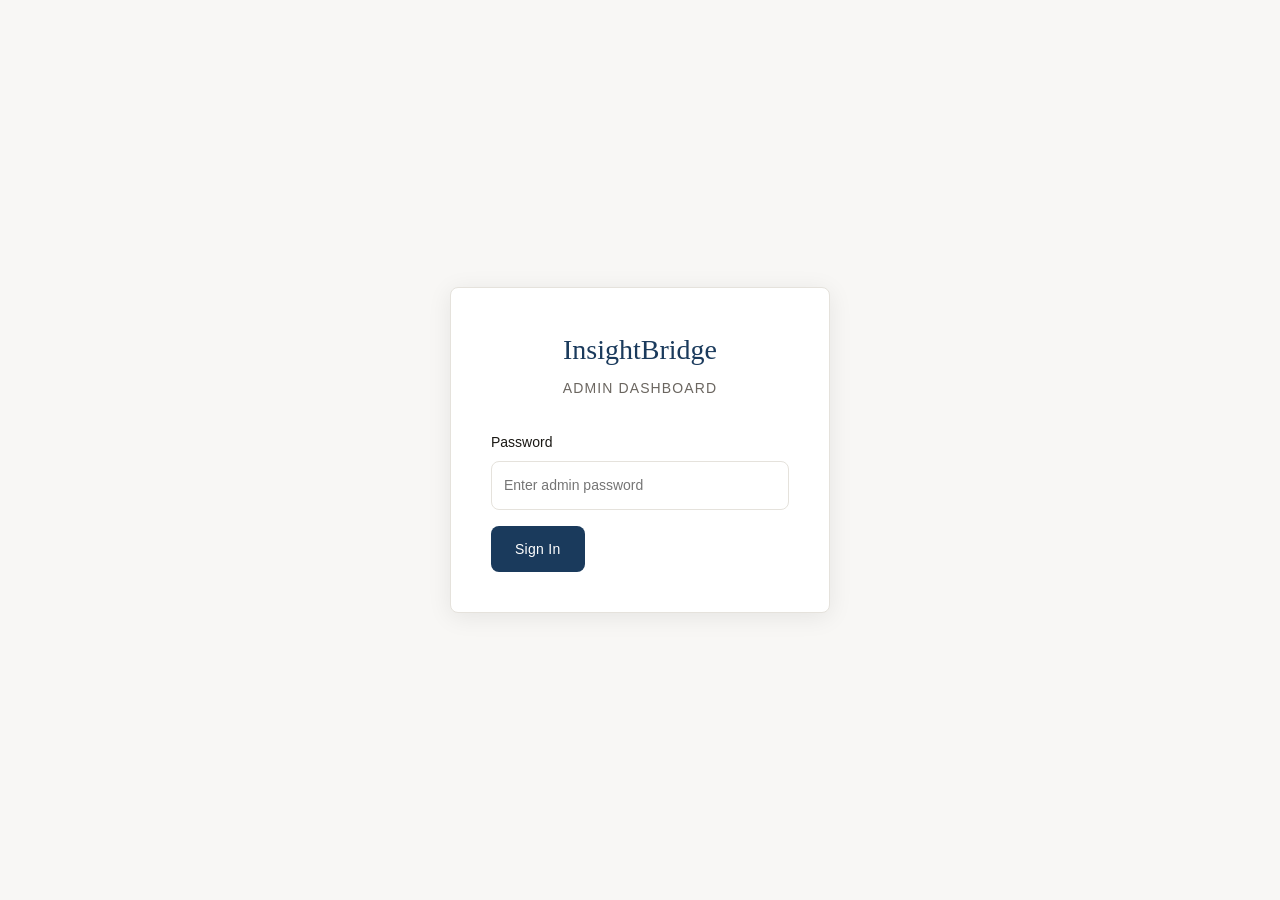
<file: ib-mgr-7x9k.html>
<!DOCTYPE html>
<html lang="en">
<head>
  <meta charset="UTF-8">
  <meta name="viewport" content="width=device-width, initial-scale=1.0">
  <meta http-equiv="Content-Security-Policy" content="default-src 'self'; script-src 'self'; style-src 'self' 'unsafe-inline' https://fonts.googleapis.com https://api.fontshare.com; font-src 'self' https://fonts.gstatic.com https://api.fontshare.com; img-src 'self' data: https:; connect-src 'self';">
  <meta http-equiv="X-Content-Type-Options" content="nosniff">
  <meta name="robots" content="noindex, nofollow">
  <title>Admin Dashboard — InsightBridge Strategy & AI Research</title>
  <link rel="preconnect" href="https://fonts.googleapis.com">
  <link rel="preconnect" href="https://fonts.gstatic.com" crossorigin>
  <link href="https://fonts.googleapis.com/css2?family=Instrument+Serif:ital@0;1&display=swap" rel="stylesheet">
  <link href="https://api.fontshare.com/v2/css?f[]=satoshi@400,500,700&display=swap" rel="stylesheet">
  <link rel="stylesheet" href="base.css">
  <link rel="stylesheet" href="dashboard.css">
  <meta http-equiv="X-Content-Type-Options" content="nosniff">
  <meta http-equiv="X-Frame-Options" content="DENY">
  <meta http-equiv="Referrer-Policy" content="no-referrer">
  <meta http-equiv="Permissions-Policy" content="camera=(), microphone=(), geolocation=()">
  <meta name="robots" content="noindex, nofollow">
  <script src="site-data.js"></script>
</head>
<body>
  <!-- Password overlay -->
  <div id="auth-overlay" class="auth-overlay">
    <div class="auth-box">
      <div class="auth-logo">InsightBridge</div>
      <div class="auth-sub">Admin Dashboard</div>
      <form id="auth-form" class="auth-form">
        <label for="auth-password">Password</label>
        <input type="password" id="auth-password" placeholder="Enter admin password" autocomplete="current-password">
        <button type="submit" class="btn-primary">Sign In</button>
        <p id="auth-error" class="auth-error" style="display:none;">Incorrect password. Please try again.</p>
      </form>
    </div>
  </div>

  <!-- Dashboard -->
  <div id="dashboard" class="dashboard" style="display:none;">
    <!-- Sidebar -->
    <aside class="sidebar">
      <div class="sidebar__header">
        <a href="index.html" class="sidebar__logo">
          <span class="sidebar__logo-text">InsightBridge</span>
          <span class="sidebar__logo-sub">Admin Dashboard</span>
        </a>
      </div>
      <nav class="sidebar__nav">
        <a href="#" class="sidebar__nav-item active" data-section="home">
          <svg width="18" height="18" viewBox="0 0 24 24" fill="none" stroke="currentColor" stroke-width="2"><path d="M3 9l9-7 9 7v11a2 2 0 0 1-2 2H5a2 2 0 0 1-2-2z"/><polyline points="9 22 9 12 15 12 15 22"/></svg>
          Home
        </a>
        <a href="#" class="sidebar__nav-item" data-section="news">
          <svg width="18" height="18" viewBox="0 0 24 24" fill="none" stroke="currentColor" stroke-width="2"><path d="M19 20H5a2 2 0 0 1-2-2V6a2 2 0 0 1 2-2h10a2 2 0 0 1 2 2v1"/><path d="M21 12h-8"/><path d="M21 16h-8"/><path d="M21 8h-8"/><rect x="17" y="4" width="4" height="16" rx="1"/></svg>
          News
        </a>
        <a href="#" class="sidebar__nav-item" data-section="about">
          <svg width="18" height="18" viewBox="0 0 24 24" fill="none" stroke="currentColor" stroke-width="2"><path d="M20 21v-2a4 4 0 0 0-4-4H8a4 4 0 0 0-4 4v2"/><circle cx="12" cy="7" r="4"/></svg>
          About
        </a>
        <a href="#" class="sidebar__nav-item" data-section="framework">
          <svg width="18" height="18" viewBox="0 0 24 24" fill="none" stroke="currentColor" stroke-width="2"><rect x="3" y="3" width="7" height="7"/><rect x="14" y="3" width="7" height="7"/><rect x="3" y="14" width="7" height="7"/><rect x="14" y="14" width="7" height="7"/></svg>
          Framework
        </a>
        <a href="#" class="sidebar__nav-item" data-section="ai-model">
          <svg width="18" height="18" viewBox="0 0 24 24" fill="none" stroke="currentColor" stroke-width="2"><path d="M12 2a4 4 0 0 1 4 4c0 1.1-.9 2-2 2h-4a2 2 0 0 1-2-2 4 4 0 0 1 4-4z"/><path d="M8 8v8a4 4 0 0 0 8 0V8"/><path d="M2 12h4M18 12h4"/></svg>
          AI Model
        </a>
        <a href="#" class="sidebar__nav-item" data-section="publications">
          <svg width="18" height="18" viewBox="0 0 24 24" fill="none" stroke="currentColor" stroke-width="2"><path d="M4 19.5A2.5 2.5 0 0 1 6.5 17H20"/><path d="M6.5 2H20v20H6.5A2.5 2.5 0 0 1 4 19.5v-15A2.5 2.5 0 0 1 6.5 2z"/></svg>
          Publications
        </a>
        <a href="#" class="sidebar__nav-item" data-section="cases">
          <svg width="18" height="18" viewBox="0 0 24 24" fill="none" stroke="currentColor" stroke-width="2"><path d="M14 2H6a2 2 0 0 0-2 2v16a2 2 0 0 0 2 2h12a2 2 0 0 0 2-2V8z"/><polyline points="14 2 14 8 20 8"/></svg>
          Case Studies
        </a>
        <a href="#" class="sidebar__nav-item" data-section="contact">
          <svg width="18" height="18" viewBox="0 0 24 24" fill="none" stroke="currentColor" stroke-width="2"><path d="M4 4h16c1.1 0 2 .9 2 2v12c0 1.1-.9 2-2 2H4c-1.1 0-2-.9-2-2V6c0-1.1.9-2 2-2z"/><polyline points="22,6 12,13 2,6"/></svg>
          Contact
        </a>
        <a href="#" class="sidebar__nav-item" data-section="settings">
          <svg width="18" height="18" viewBox="0 0 24 24" fill="none" stroke="currentColor" stroke-width="2"><circle cx="12" cy="12" r="3"/><path d="M19.4 15a1.65 1.65 0 0 0 .33 1.82l.06.06a2 2 0 0 1 0 2.83 2 2 0 0 1-2.83 0l-.06-.06a1.65 1.65 0 0 0-1.82-.33 1.65 1.65 0 0 0-1 1.51V21a2 2 0 0 1-2 2 2 2 0 0 1-2-2v-.09A1.65 1.65 0 0 0 9 19.4a1.65 1.65 0 0 0-1.82.33l-.06.06a2 2 0 0 1-2.83 0 2 2 0 0 1 0-2.83l.06-.06A1.65 1.65 0 0 0 4.68 15a1.65 1.65 0 0 0-1.51-1H3a2 2 0 0 1-2-2 2 2 0 0 1 2-2h.09A1.65 1.65 0 0 0 4.6 9a1.65 1.65 0 0 0-.33-1.82l-.06-.06a2 2 0 0 1 0-2.83 2 2 0 0 1 2.83 0l.06.06A1.65 1.65 0 0 0 9 4.68a1.65 1.65 0 0 0 1-1.51V3a2 2 0 0 1 2-2 2 2 0 0 1 2 2v.09a1.65 1.65 0 0 0 1 1.51 1.65 1.65 0 0 0 1.82-.33l.06-.06a2 2 0 0 1 2.83 0 2 2 0 0 1 0 2.83l-.06.06a1.65 1.65 0 0 0-.33 1.82V9a1.65 1.65 0 0 0 1.51 1H21a2 2 0 0 1 2 2 2 2 0 0 1-2 2h-.09a1.65 1.65 0 0 0-1.51 1z"/></svg>
          Settings
        </a>
      </nav>
      <div class="sidebar__footer">
        <a href="index.html" class="sidebar__back-link">
          <svg width="16" height="16" viewBox="0 0 24 24" fill="none" stroke="currentColor" stroke-width="2"><polyline points="15 18 9 12 15 6"/></svg>
          Back to Site
        </a>
      </div>
    </aside>

    <!-- Main Content -->
    <main class="main">
      <header class="main__header">
        <h1 id="main-title" class="main__title">Home</h1>
        <div class="main__actions">
          <button id="btn-save" class="btn-primary">Save Changes</button>
        </div>
      </header>

      <div class="main__body">
        <!-- HOME Section -->
        <div id="panel-home" class="panel active">
          <div class="form-section">
            <h2 class="form-section__title">Hero Section</h2>
            <div class="form-group">
              <label>Hero Label</label>
              <input type="text" id="home-label" class="form-input">
            </div>
            <div class="form-row">
              <div class="form-group">
                <label>Title (English)</label>
                <input type="text" id="home-titleEn" class="form-input">
              </div>
              <div class="form-group">
                <label>Title (Chinese)</label>
                <input type="text" id="home-titleCn" class="form-input">
              </div>
            </div>
            <div class="form-row">
              <div class="form-group">
                <label>Subtitle (English)</label>
                <textarea id="home-subtitleEn" class="form-textarea" rows="3"></textarea>
              </div>
              <div class="form-group">
                <label>Subtitle (Chinese)</label>
                <textarea id="home-subtitleCn" class="form-textarea" rows="3"></textarea>
              </div>
            </div>
            <div class="form-row">
              <div class="form-group">
                <label>CTA Text</label>
                <input type="text" id="home-ctaText" class="form-input">
              </div>
              <div class="form-group">
                <label>CTA Link</label>
                <input type="text" id="home-ctaLink" class="form-input">
              </div>
            </div>
          </div>
          <div class="form-section">
            <h2 class="form-section__title">Statistics</h2>
            <div id="home-stats-container"></div>
          </div>
        </div>

        <!-- NEWS Section -->
        <div id="panel-news" class="panel">
          <div class="form-section">
            <h2 class="form-section__title">News Items</h2>
            <div id="news-items-container"></div>
            <button id="btn-add-news" class="btn-secondary" style="margin-top:var(--space-4);">+ Add News Item</button>
          </div>
        </div>

        <!-- ABOUT Section -->
        <div id="panel-about" class="panel">
          <div class="form-section">
            <h2 class="form-section__title">About — Basic Info</h2>
            <div class="form-row">
              <div class="form-group">
                <label>Title (English)</label>
                <input type="text" id="about-titleEn" class="form-input">
              </div>
              <div class="form-group">
                <label>Title (Chinese)</label>
                <input type="text" id="about-titleCn" class="form-input">
              </div>
            </div>
            <div class="form-row">
              <div class="form-group">
                <label>Profile Image URL</label>
                <input type="text" id="about-image" class="form-input">
              </div>
              <div class="form-group">
                <label>Email</label>
                <input type="text" id="about-email" class="form-input">
              </div>
            </div>
          </div>
          <div class="form-section">
            <h2 class="form-section__title">Bio (English)</h2>
            <div id="about-bioEn-container"></div>
          </div>
          <div class="form-section">
            <h2 class="form-section__title">Bio (Chinese)</h2>
            <div id="about-bioCn-container"></div>
          </div>
          <div class="form-section">
            <h2 class="form-section__title">Quote</h2>
            <div class="form-row">
              <div class="form-group">
                <label>Quote (English)</label>
                <textarea id="about-quoteEn" class="form-textarea" rows="3"></textarea>
              </div>
              <div class="form-group">
                <label>Quote (Chinese)</label>
                <textarea id="about-quoteCn" class="form-textarea" rows="3"></textarea>
              </div>
            </div>
            <div class="form-row">
              <div class="form-group">
                <label>Quote Citation (English)</label>
                <input type="text" id="about-quoteCiteEn" class="form-input">
              </div>
              <div class="form-group">
                <label>Quote Citation (Chinese)</label>
                <input type="text" id="about-quoteCiteCn" class="form-input">
              </div>
            </div>
          </div>
          <div class="form-section">
            <h2 class="form-section__title">Credentials</h2>
            <div id="about-credentials-container"></div>
          </div>
          <div class="form-section">
            <h2 class="form-section__title">Diploma Images</h2>
            <div class="form-row">
              <div class="form-group">
                <label>PhD Diploma Image URL</label>
                <input type="text" id="about-diplomaPhd" class="form-input">
              </div>
              <div class="form-group">
                <label>MBA Diploma Image URL</label>
                <input type="text" id="about-diplomaMba" class="form-input">
              </div>
            </div>
          </div>
        </div>

        <!-- FRAMEWORK Section -->
        <div id="panel-framework" class="panel">
          <div class="form-section">
            <h2 class="form-section__title">Framework — Overview</h2>
            <div class="form-row">
              <div class="form-group">
                <label>Title (English)</label>
                <input type="text" id="framework-titleEn" class="form-input">
              </div>
              <div class="form-group">
                <label>Title (Chinese)</label>
                <input type="text" id="framework-titleCn" class="form-input">
              </div>
            </div>
            <div class="form-row">
              <div class="form-group">
                <label>Description (English)</label>
                <textarea id="framework-descEn" class="form-textarea" rows="4"></textarea>
              </div>
              <div class="form-group">
                <label>Description (Chinese)</label>
                <textarea id="framework-descCn" class="form-textarea" rows="4"></textarea>
              </div>
            </div>
          </div>
          <div class="form-section">
            <h2 class="form-section__title">Concept Cards</h2>
            <div id="framework-concepts-container"></div>
          </div>
        </div>

        <!-- AI MODEL Section -->
        <div id="panel-ai-model" class="panel">
          <div class="form-section">
            <h2 class="form-section__title">AI Model — Overview</h2>
            <div class="form-row">
              <div class="form-group">
                <label>Title (English)</label>
                <input type="text" id="aiModel-titleEn" class="form-input">
              </div>
              <div class="form-group">
                <label>Title (Chinese)</label>
                <input type="text" id="aiModel-titleCn" class="form-input">
              </div>
            </div>
            <div class="form-row">
              <div class="form-group">
                <label>Description (English)</label>
                <textarea id="aiModel-descEn" class="form-textarea" rows="4"></textarea>
              </div>
              <div class="form-group">
                <label>Description (Chinese)</label>
                <textarea id="aiModel-descCn" class="form-textarea" rows="4"></textarea>
              </div>
            </div>
          </div>
          <div class="form-section">
            <h2 class="form-section__title">Research Pillars</h2>
            <div id="aiModel-pillars-container"></div>
          </div>
        </div>

        <!-- PUBLICATIONS Section -->
        <div id="panel-publications" class="panel">
          <div class="form-section">
            <h2 class="form-section__title">Publications</h2>
            <div id="publications-items-container"></div>
            <button id="btn-add-publication" class="btn-secondary" style="margin-top:var(--space-4);">+ Add Publication</button>
          </div>
        </div>

        <!-- CASE STUDIES Section -->
        <div id="panel-cases" class="panel">
          <div class="form-section">
            <h2 class="form-section__title">Case Studies</h2>
            <div id="cases-items-container"></div>
          </div>
          <div class="form-section">
            <h2 class="form-section__title">Forthcoming Books</h2>
            <div id="cases-books-container"></div>
          </div>
        </div>

        <!-- CONTACT Section -->
        <div id="panel-contact" class="panel">
          <div class="form-section">
            <h2 class="form-section__title">Contact Information</h2>
            <div class="form-group">
              <label>Company Name</label>
              <input type="text" id="contact-company" class="form-input">
            </div>
            <div class="form-group">
              <label>Address (use \n for line breaks)</label>
              <textarea id="contact-address" class="form-textarea" rows="3"></textarea>
            </div>
            <div class="form-row">
              <div class="form-group">
                <label>Email</label>
                <input type="text" id="contact-email" class="form-input">
              </div>
              <div class="form-group">
                <label>Phone</label>
                <input type="text" id="contact-phone" class="form-input">
              </div>
            </div>
          </div>
        </div>

        <!-- SETTINGS Section -->
        <div id="panel-settings" class="panel">
          <div class="form-section">
            <h2 class="form-section__title">Site Settings</h2>
            <div class="form-row">
              <div class="form-group">
                <label>Site Title</label>
                <input type="text" id="settings-siteTitle" class="form-input">
              </div>
              <div class="form-group">
                <label>Company Name</label>
                <input type="text" id="settings-companyName" class="form-input">
              </div>
            </div>
            <div class="form-row">
              <div class="form-group">
                <label>Logo Text</label>
                <input type="text" id="settings-logoText" class="form-input">
              </div>
              <div class="form-group">
                <label>Logo Subtitle</label>
                <input type="text" id="settings-logoSubtitle" class="form-input">
              </div>
            </div>
            <div class="form-group">
              <label>Footer Copyright</label>
              <input type="text" id="settings-copyright" class="form-input">
            </div>
            <div class="form-group">
              <label>Footer Email</label>
              <input type="text" id="settings-footerEmail" class="form-input">
            </div>
          </div>
          <div class="form-section">
            <h2 class="form-section__title">Data Management</h2>
            <div class="settings-actions">
              <button id="btn-export" class="btn-secondary">Export Site Data (JSON)</button>
              <label class="btn-secondary btn-upload">
                Import Site Data (JSON)
                <input type="file" id="btn-import" accept=".json" style="display:none;">
              </label>
              <button id="btn-reset" class="btn-danger">Reset to Defaults</button>
            </div>
          </div>
        </div>
      </div>

      <!-- Toast notification -->
      <div id="toast" class="toast"></div>
    </main>
  </div>

  <script src="admin.js"></script>
</body>
</html>
</file>
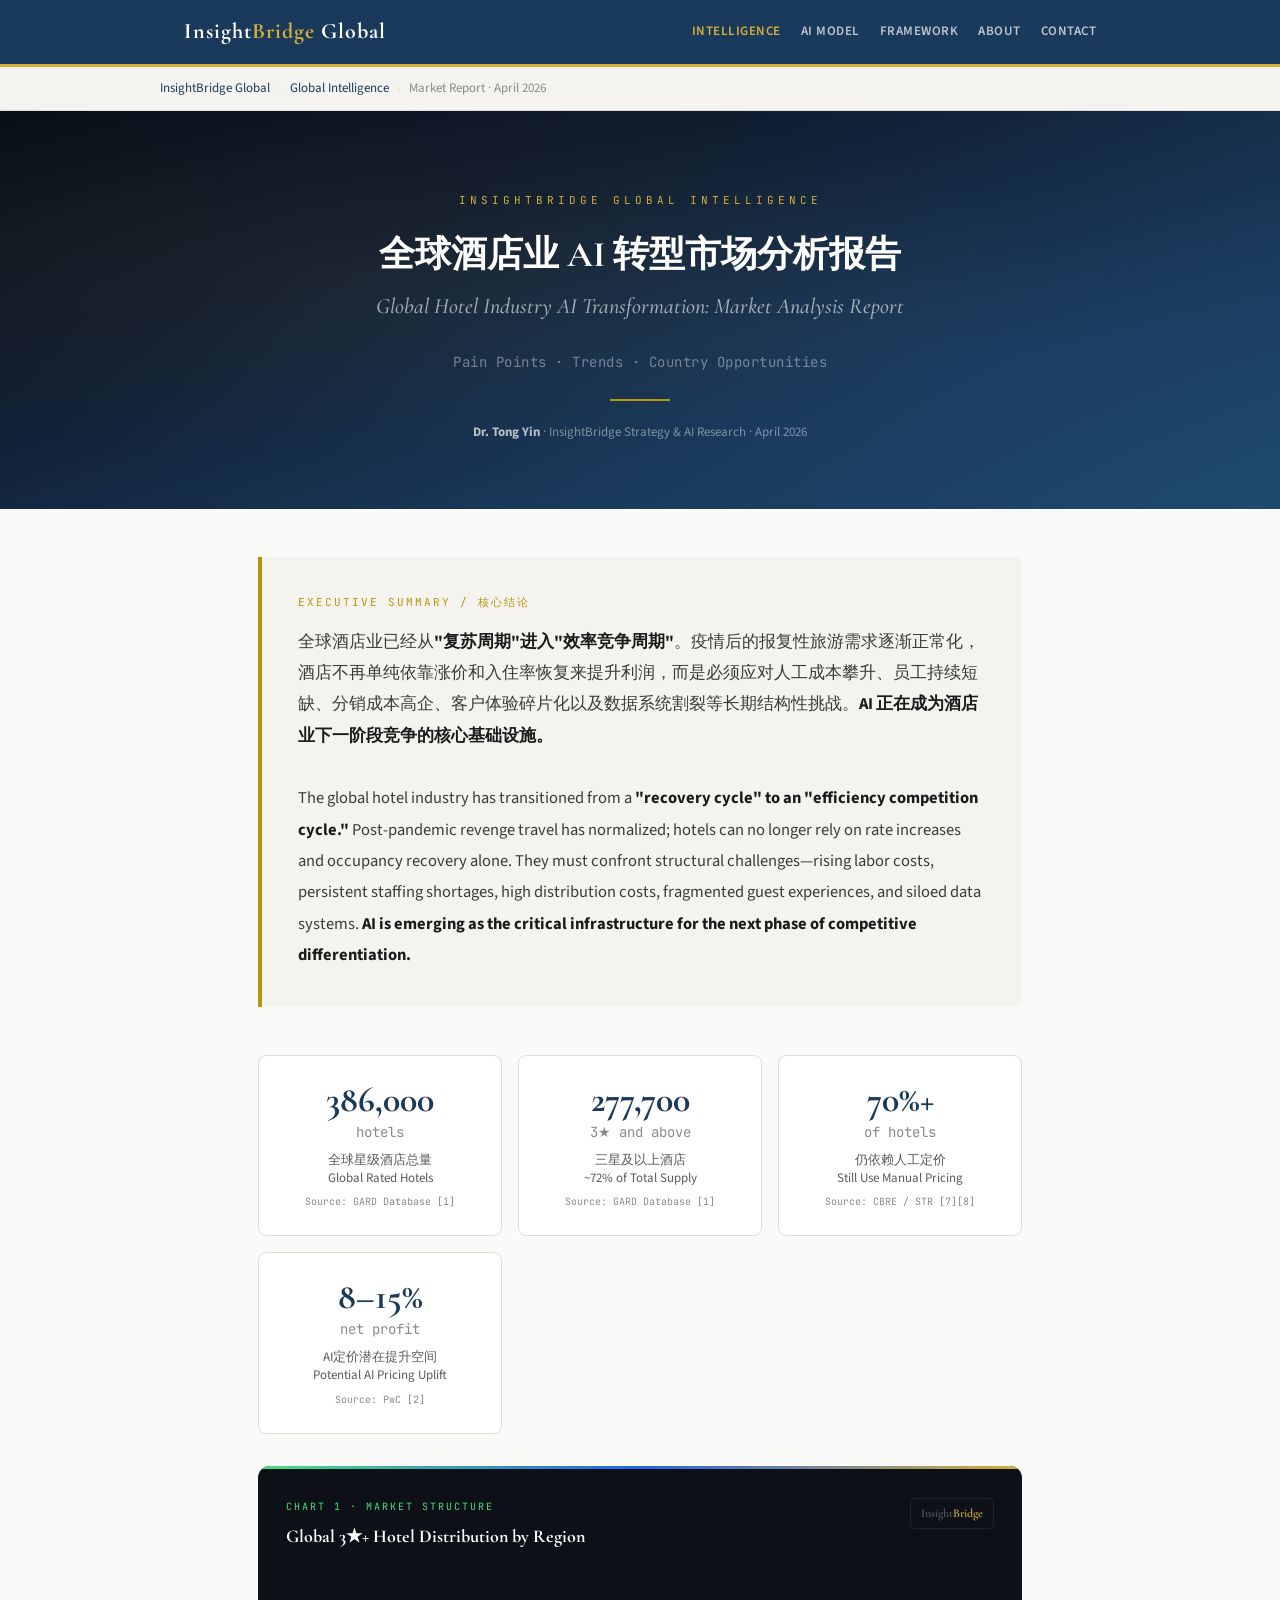
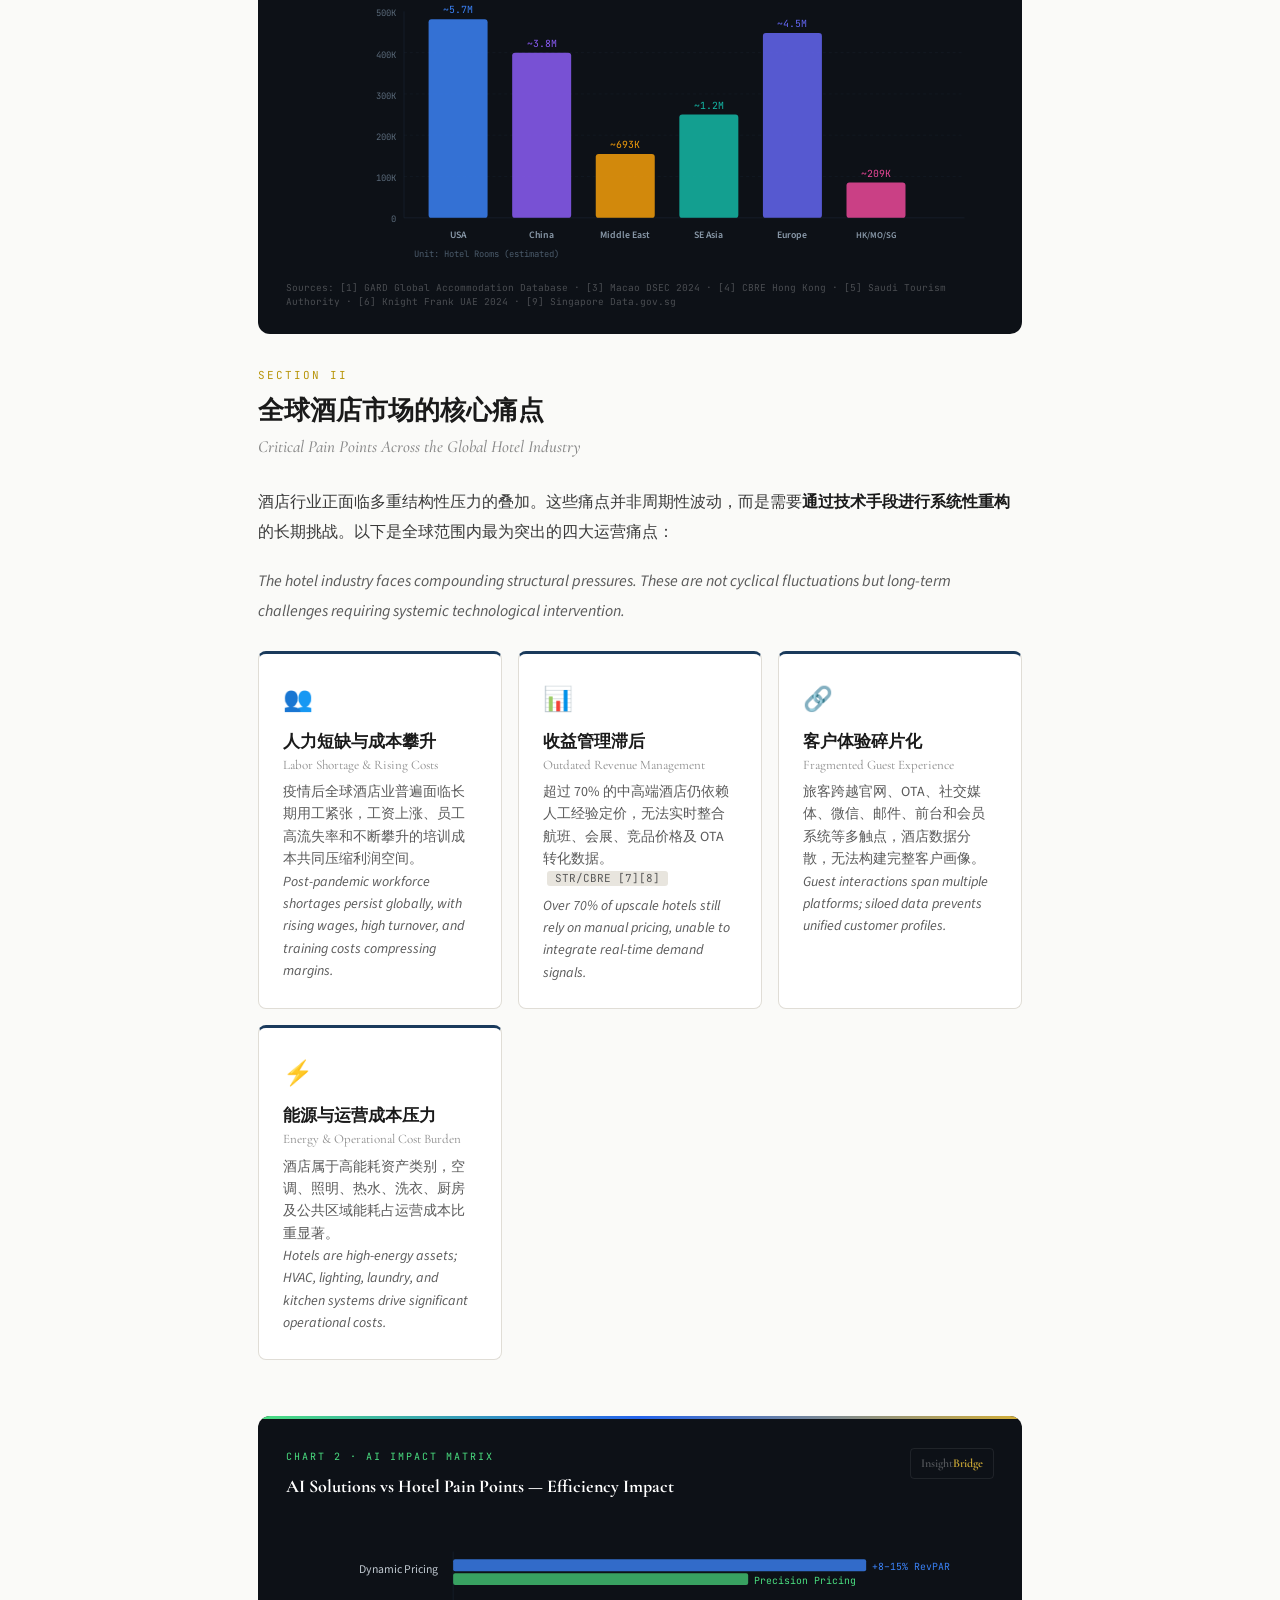
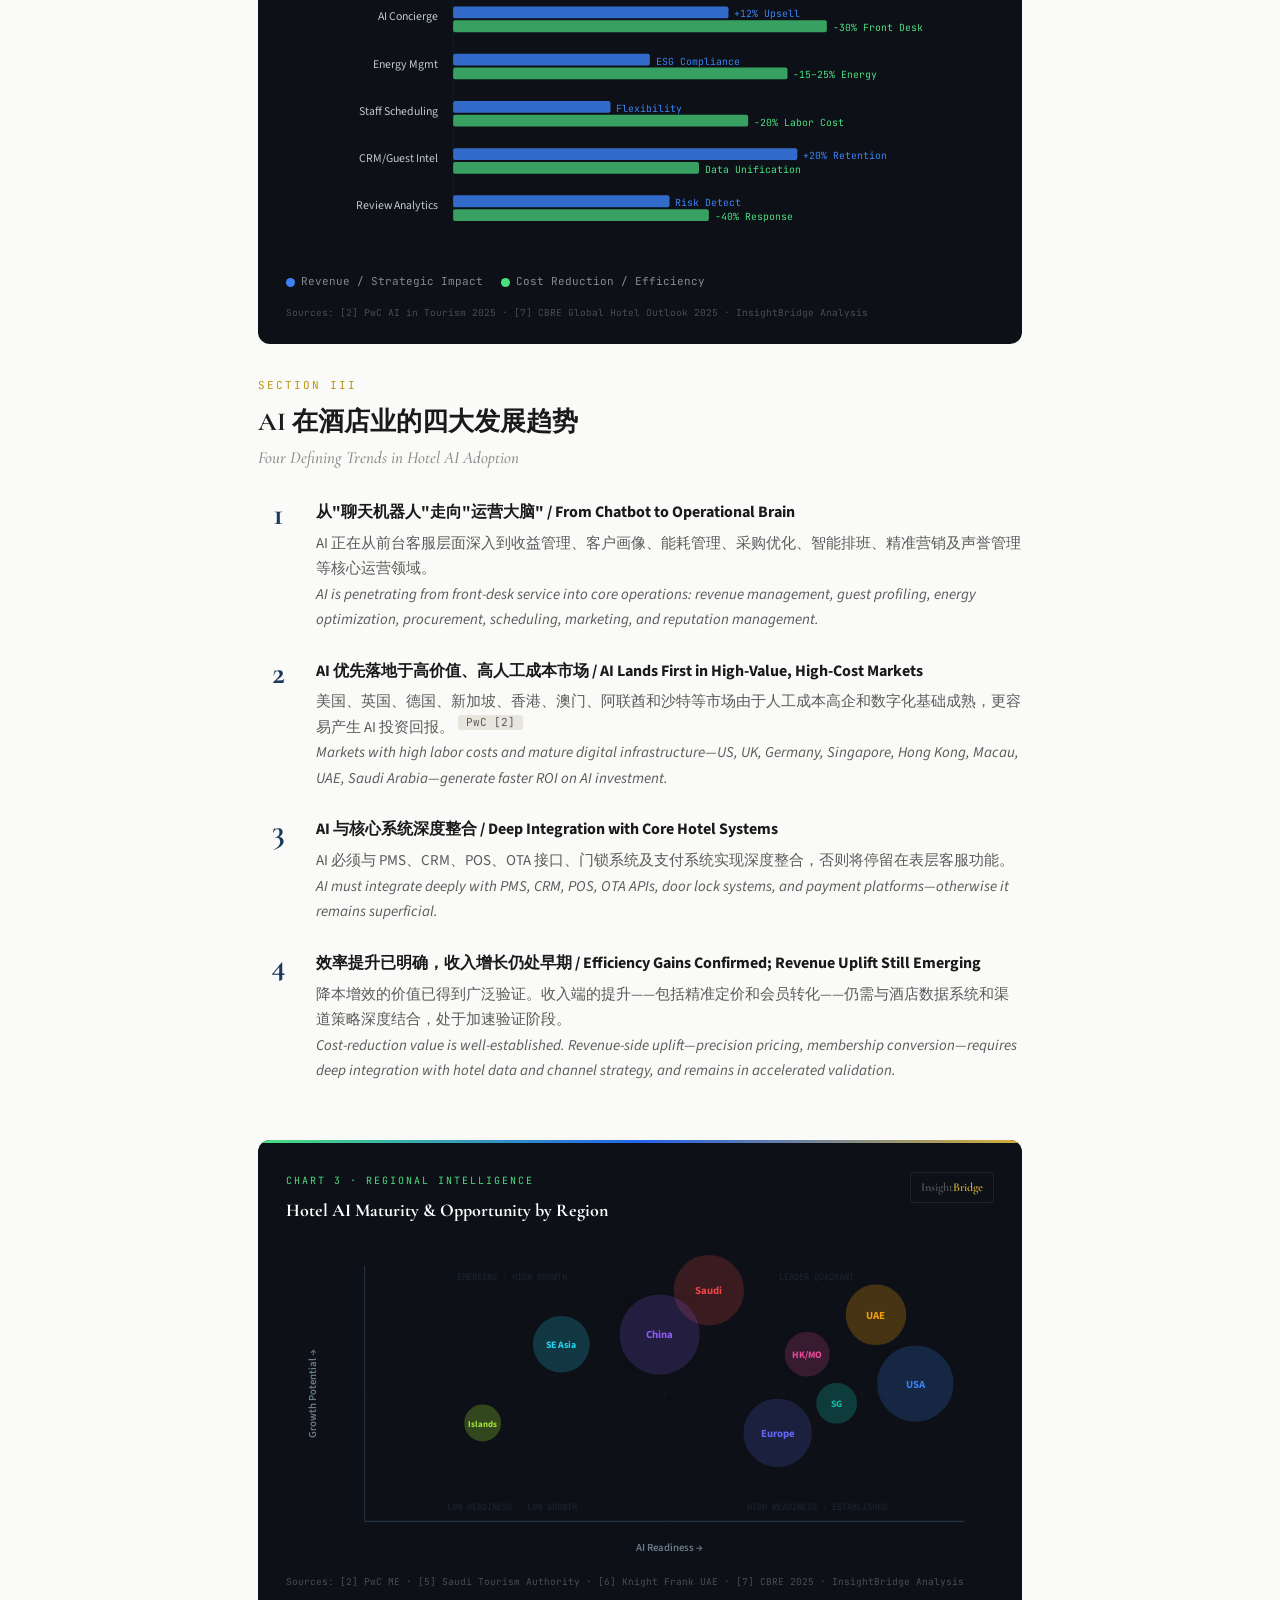
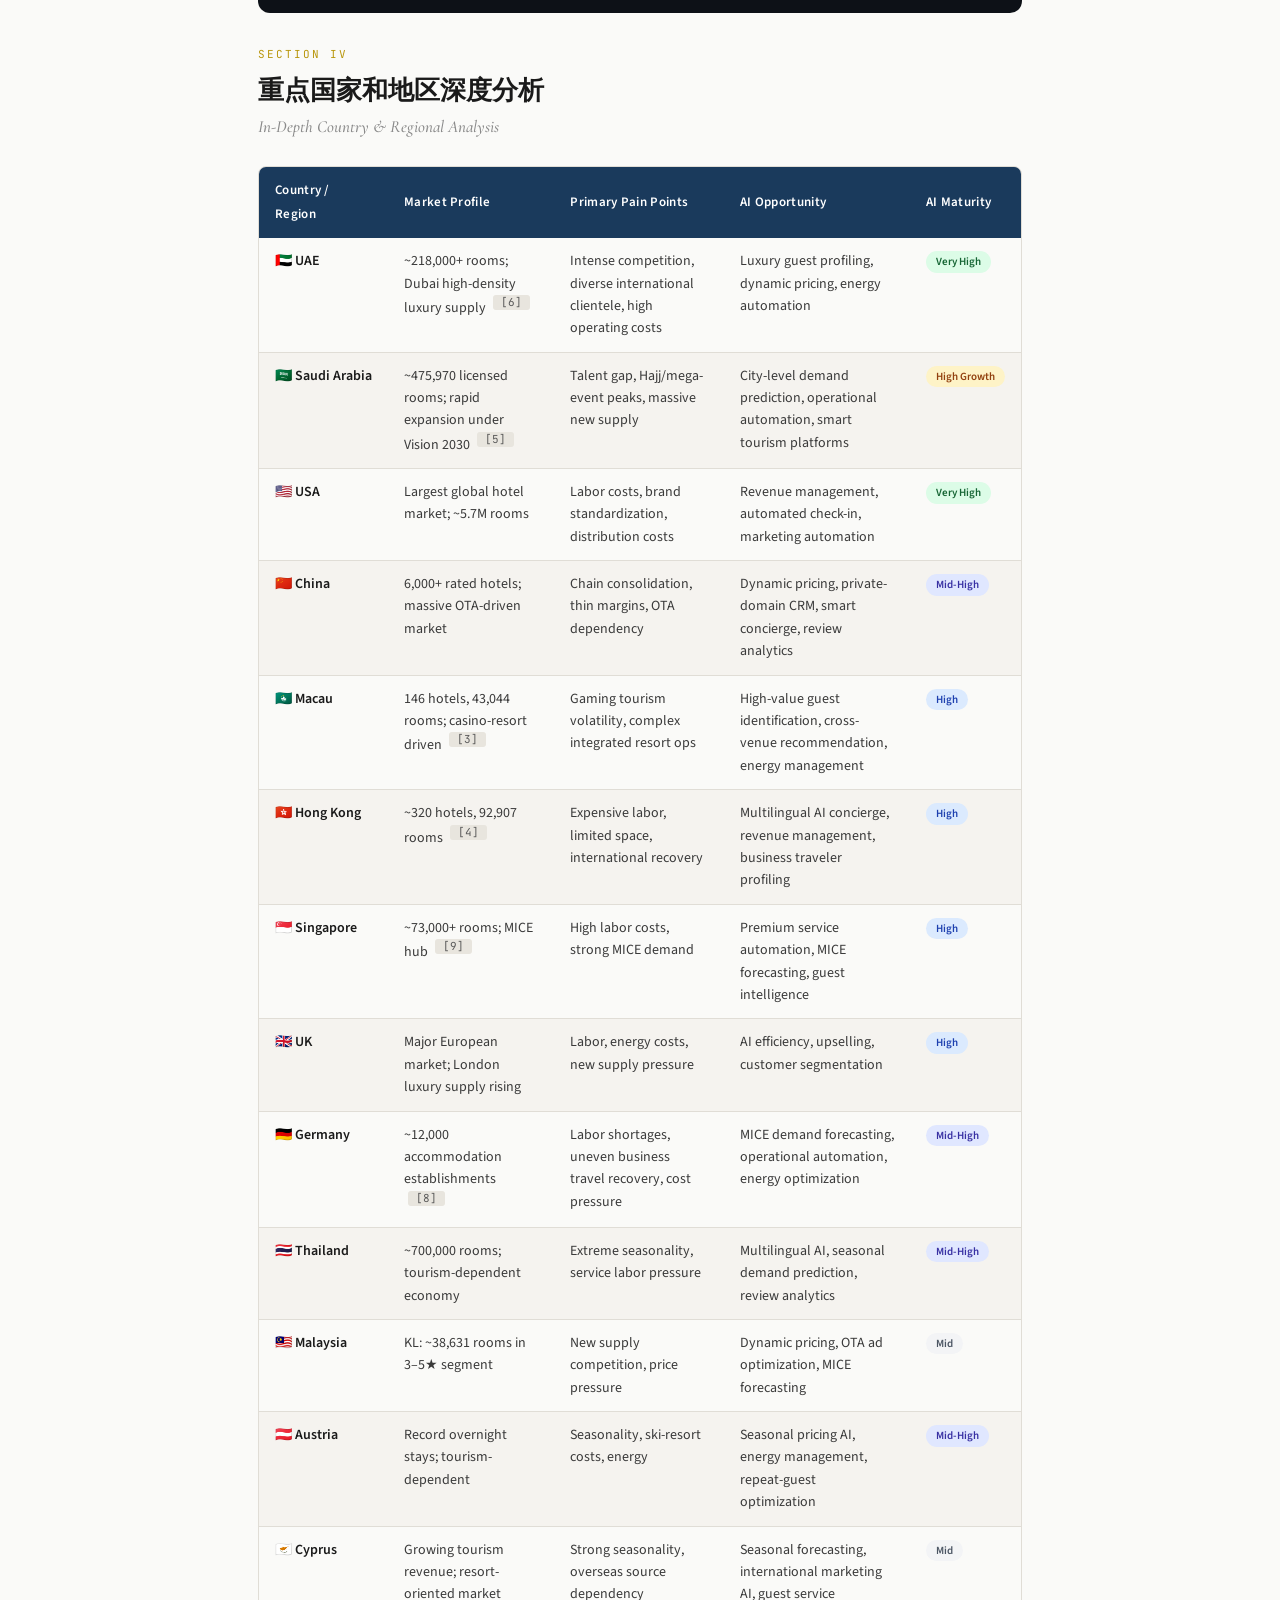
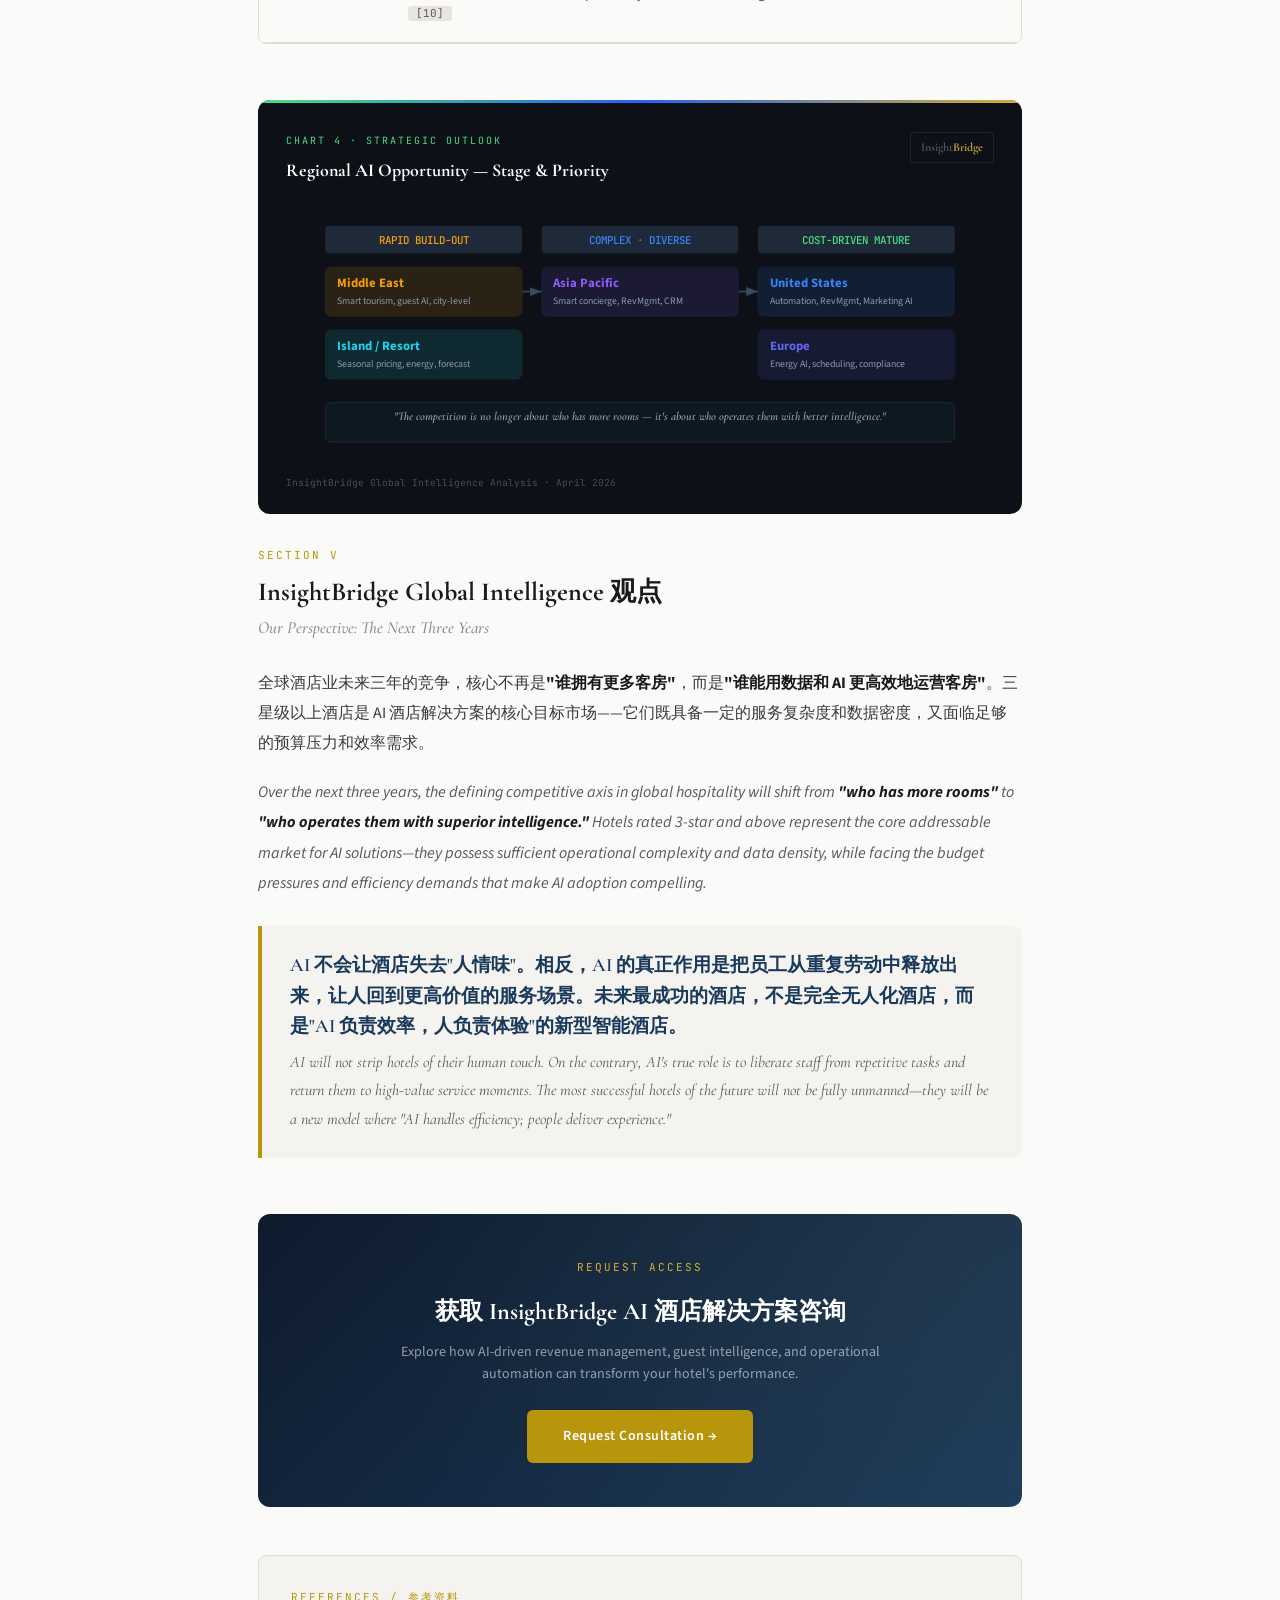
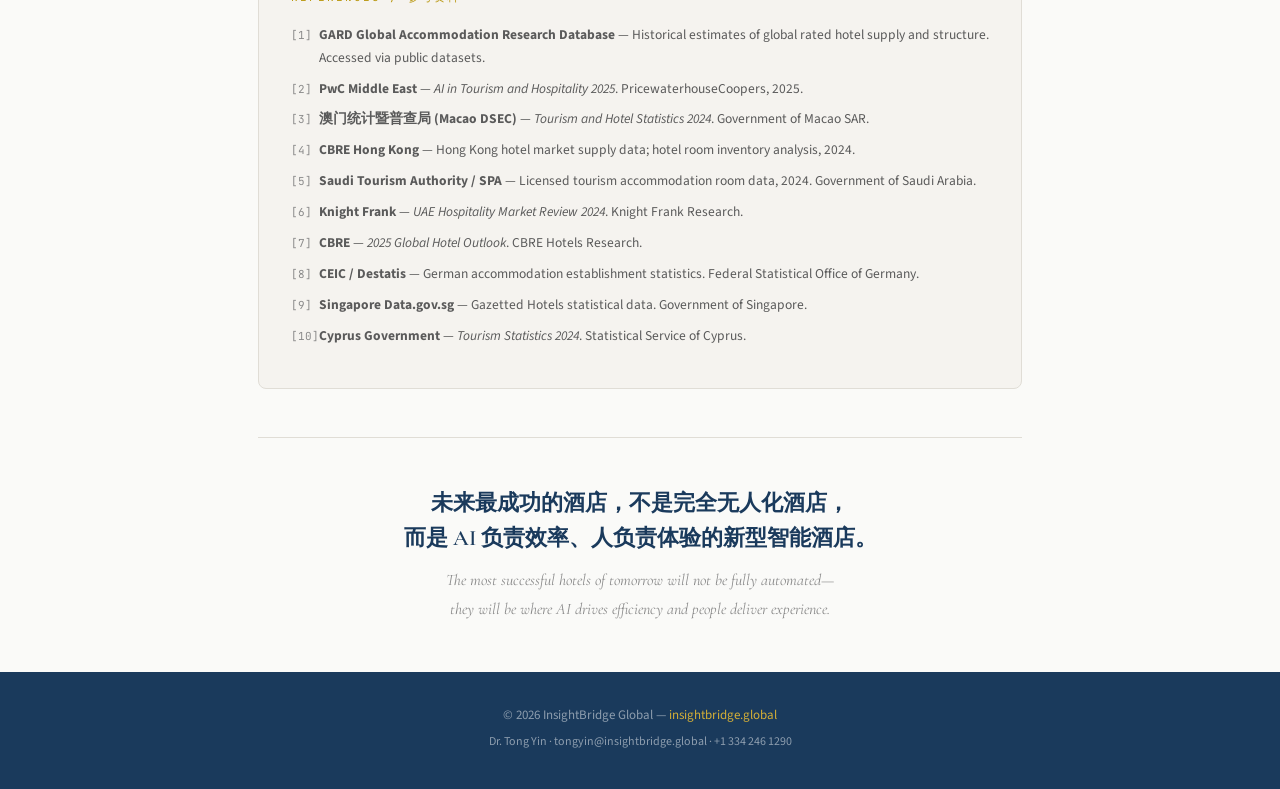
<file: intelligence-market-report.html>
<!DOCTYPE html>
<html lang="en">
<head>
<meta charset="UTF-8">
<meta name="viewport" content="width=device-width, initial-scale=1.0">
<title>InsightBridge Global Intelligence — Hotel AI Market Report</title>
<style>
@import url('https://fonts.googleapis.com/css2?family=Cormorant+Garamond:ital,wght@0,400;0,500;0,600;0,700;1,400;1,500&family=Source+Sans+3:ital,wght@0,300;0,400;0,500;0,600;0,700;1,400&family=JetBrains+Mono:wght@400;500&display=swap');

:root {
  --ink: #1a1a1a;
  --ink-mid: #3a3a3a;
  --ink-light: #5a5a5a;
  --ink-muted: #8a8a8a;
  --bg: #fafaf8;
  --bg-warm: #f5f3ef;
  --bg-blue: #f0f4f8;
  --accent: #1a3a5c;
  --accent-mid: #2a5a8c;
  --accent-light: #3a7abd;
  --gold: #b8960c;
  --gold-light: #d4af37;
  --border: #e0ddd6;
  --card: #ffffff;
  --green: #16a34a;
  --green-light: #4ade80;
  --orange: #ea580c;
  --red: #dc2626;
  --blue: #2563eb;
  --purple: #7c3aed;
  --teal: #0d9488;
  --chart-bg: #0d1117;
}

* { margin:0; padding:0; box-sizing:border-box; }

body {
  font-family: 'Source Sans 3', sans-serif;
  background: var(--bg);
  color: var(--ink);
  line-height: 1.8;
  -webkit-font-smoothing: antialiased;
}

/* ── COVER ── */
.cover {
  background: linear-gradient(160deg, #080e18 0%, #0f1b2d 30%, #1a3a5c 70%, #1e4a6e 100%);
  padding: 80px 32px 64px;
  text-align: center;
  position: relative;
  overflow: hidden;
}
.cover::before {
  content:'';
  position:absolute;
  top:0;left:0;right:0;bottom:0;
  background: radial-gradient(ellipse at 25% 40%, rgba(212,175,55,0.06) 0%, transparent 55%),
              radial-gradient(ellipse at 75% 60%, rgba(58,122,189,0.05) 0%, transparent 50%);
}
.cover-label {
  font-family:'JetBrains Mono',monospace;
  font-size:11px;
  color:var(--gold-light);
  letter-spacing:4px;
  text-transform:uppercase;
  margin-bottom:20px;
  position:relative;
}
.cover-title-zh {
  font-family:'Cormorant Garamond','Noto Serif SC',serif;
  font-size:36px;
  font-weight:700;
  color:#fff;
  line-height:1.35;
  margin-bottom:12px;
  position:relative;
  max-width:700px;
  margin-left:auto;
  margin-right:auto;
}
.cover-title-en {
  font-family:'Cormorant Garamond',serif;
  font-size:22px;
  font-weight:500;
  font-style:italic;
  color:rgba(255,255,255,0.6);
  line-height:1.4;
  margin-bottom:28px;
  position:relative;
  max-width:600px;
  margin-left:auto;
  margin-right:auto;
}
.cover-sub {
  font-size:14px;
  color:rgba(255,255,255,0.4);
  position:relative;
  font-family:'JetBrains Mono',monospace;
  letter-spacing:0.5px;
}
.cover-divider {
  width:60px;
  height:2px;
  background:var(--gold);
  margin:24px auto 20px;
  position:relative;
}
.cover-byline {
  font-size:13px;
  color:rgba(255,255,255,0.45);
  position:relative;
}
.cover-byline strong { color:rgba(255,255,255,0.7); }

/* ── CONTAINER ── */
.container {
  max-width:820px;
  margin:0 auto;
  padding:0 28px;
}

/* ── EXECUTIVE SUMMARY ── */
.exec-summary {
  background: var(--bg-warm);
  border-left:4px solid var(--gold);
  padding:36px 36px;
  margin:48px 0;
  border-radius:0 8px 8px 0;
}
.exec-label {
  font-family:'JetBrains Mono',monospace;
  font-size:11px;
  color:var(--gold);
  letter-spacing:2px;
  text-transform:uppercase;
  margin-bottom:14px;
}
.exec-text {
  font-size:16.5px;
  line-height:1.9;
  color:var(--ink-mid);
}
.exec-text strong { color:var(--ink); }

/* ── SECTIONS ── */
.section {
  margin-bottom:56px;
}
.section-num {
  font-family:'JetBrains Mono',monospace;
  font-size:11px;
  color:var(--gold);
  letter-spacing:2px;
  text-transform:uppercase;
  margin-bottom:8px;
}
h2.s-title {
  font-family:'Cormorant Garamond','Noto Serif SC',serif;
  font-size:26px;
  font-weight:700;
  color:var(--ink);
  line-height:1.35;
  margin-bottom:4px;
}
h3.s-sub {
  font-family:'Cormorant Garamond',serif;
  font-size:17px;
  font-weight:500;
  font-style:italic;
  color:var(--ink-muted);
  margin-bottom:24px;
}
.s-body {
  font-size:16px;
  line-height:1.9;
  color:var(--ink-mid);
  margin-bottom:18px;
}
.s-body strong { color:var(--ink); }

/* ── SOURCE TAGS ── */
.source-tag {
  display:inline-block;
  background:#e8e5de;
  color:var(--ink-light);
  font-size:11px;
  font-family:'JetBrains Mono',monospace;
  padding:2px 8px;
  border-radius:3px;
  margin-left:4px;
  vertical-align:super;
  line-height:1;
  cursor:help;
}

/* ── KEY STAT CARDS ── */
.stat-row {
  display:grid;
  grid-template-columns:repeat(auto-fit,minmax(200px,1fr));
  gap:16px;
  margin:28px 0;
}
.stat-card {
  background:var(--card);
  border:1px solid var(--border);
  border-radius:8px;
  padding:24px;
  text-align:center;
  transition:border-color 0.2s,box-shadow 0.2s;
}
.stat-card:hover {
  border-color:var(--accent-mid);
  box-shadow:0 4px 16px rgba(26,58,92,0.06);
}
.stat-num {
  font-family:'Cormorant Garamond',serif;
  font-size:36px;
  font-weight:700;
  color:var(--accent);
  line-height:1.1;
}
.stat-unit {
  font-size:14px;
  color:var(--ink-muted);
  font-family:'JetBrains Mono',monospace;
}
.stat-label {
  font-size:13px;
  color:var(--ink-light);
  margin-top:6px;
  line-height:1.4;
}
.stat-source {
  font-size:10px;
  color:var(--ink-muted);
  font-family:'JetBrains Mono',monospace;
  margin-top:6px;
}

/* ── CHART CONTAINERS ── */
.chart-block {
  background:var(--chart-bg);
  border-radius:12px;
  padding:32px 28px 24px;
  margin:32px 0;
  position:relative;
  overflow:hidden;
}
.chart-block::before {
  content:'';
  position:absolute;
  top:0;left:0;right:0;
  height:3px;
  background:linear-gradient(90deg,var(--green-light),var(--blue),var(--gold-light));
}
.chart-head {
  display:flex;
  justify-content:space-between;
  align-items:flex-start;
  margin-bottom:20px;
  flex-wrap:wrap;
  gap:10px;
}
.chart-badge {
  font-family:'JetBrains Mono',monospace;
  font-size:10px;
  color:var(--green-light);
  letter-spacing:2px;
  text-transform:uppercase;
  margin-bottom:4px;
}
.chart-title {
  font-family:'Cormorant Garamond',serif;
  font-size:18px;
  font-weight:700;
  color:#fff;
}
.chart-logo {
  font-family:'Cormorant Garamond',serif;
  font-size:12px;
  color:rgba(255,255,255,0.3);
  font-weight:600;
  padding:4px 10px;
  border:1px solid rgba(255,255,255,0.08);
  border-radius:4px;
}
.chart-logo span { color:var(--gold-light); }
.chart-svg { width:100%; overflow-x:auto; }
.chart-svg svg { width:100%; height:auto; display:block; }
.chart-legend {
  display:flex;
  gap:18px;
  margin-top:16px;
  flex-wrap:wrap;
}
.legend-i {
  display:flex;
  align-items:center;
  gap:6px;
  font-size:11px;
  color:rgba(255,255,255,0.5);
  font-family:'JetBrains Mono',monospace;
}
.legend-dot {
  width:9px;height:9px;border-radius:50%;
}
.chart-source {
  font-size:9.5px;
  color:rgba(255,255,255,0.25);
  font-family:'JetBrains Mono',monospace;
  margin-top:14px;
  line-height:1.5;
}

/* ── TABLES ── */
.table-wrap {
  overflow-x:auto;
  margin:24px 0;
  border-radius:8px;
  border:1px solid var(--border);
}
table {
  width:100%;
  border-collapse:collapse;
  font-size:14px;
}
thead th {
  background:var(--accent);
  color:#fff;
  font-weight:600;
  padding:12px 16px;
  text-align:left;
  font-size:13px;
  letter-spacing:0.3px;
}
tbody td {
  padding:12px 16px;
  border-bottom:1px solid var(--border);
  vertical-align:top;
  line-height:1.6;
  color:var(--ink-mid);
}
tbody tr:nth-child(even) { background:var(--bg-warm); }
tbody tr:hover { background:#eef2f6; }
.td-country {
  font-weight:600;
  color:var(--ink);
  white-space:nowrap;
}
.maturity-badge {
  display:inline-block;
  padding:2px 10px;
  border-radius:12px;
  font-size:11px;
  font-weight:600;
  white-space:nowrap;
}
.m-very-high { background:#dcfce7; color:#166534; }
.m-high { background:#dbeafe; color:#1e40af; }
.m-high-growth { background:#fef3c7; color:#92400e; }
.m-mid-high { background:#e0e7ff; color:#3730a3; }
.m-mid { background:#f3f4f6; color:#4b5563; }

/* ── CALLOUT ── */
.callout {
  background:var(--bg-warm);
  border-left:4px solid var(--gold);
  padding:24px 28px;
  margin:28px 0;
  border-radius:0 8px 8px 0;
}
.callout-zh {
  font-family:'Cormorant Garamond','Noto Serif SC',serif;
  font-size:19px;
  font-weight:600;
  line-height:1.6;
  color:var(--accent);
}
.callout-en {
  font-family:'Cormorant Garamond',serif;
  font-style:italic;
  font-size:16px;
  color:var(--ink-light);
  margin-top:6px;
}

/* ── PAIN POINTS GRID ── */
.pain-grid {
  display:grid;
  grid-template-columns:repeat(auto-fit,minmax(220px,1fr));
  gap:16px;
  margin:24px 0;
}
.pain-card {
  background:var(--card);
  border:1px solid var(--border);
  border-radius:8px;
  padding:24px;
  border-top:3px solid var(--accent);
  transition:box-shadow 0.2s;
}
.pain-card:hover { box-shadow:0 4px 16px rgba(0,0,0,0.06); }
.pain-card-icon {
  font-size:24px;
  margin-bottom:10px;
}
.pain-card-title {
  font-family:'Cormorant Garamond',serif;
  font-size:17px;
  font-weight:700;
  color:var(--ink);
  margin-bottom:6px;
  line-height:1.3;
}
.pain-card-desc {
  font-size:14px;
  color:var(--ink-light);
  line-height:1.6;
}

/* ── TREND ITEMS ── */
.trend-item {
  display:flex;
  gap:18px;
  margin-bottom:24px;
  align-items:flex-start;
}
.trend-num {
  font-family:'Cormorant Garamond',serif;
  font-size:32px;
  font-weight:700;
  color:var(--accent);
  line-height:1;
  flex-shrink:0;
  width:40px;
  text-align:center;
}
.trend-body {}
.trend-title {
  font-weight:700;
  font-size:16px;
  color:var(--ink);
  margin-bottom:4px;
}
.trend-desc {
  font-size:15px;
  color:var(--ink-light);
  line-height:1.7;
}

/* ── CTA ── */
.cta-block {
  background:linear-gradient(135deg,#0f1b2d,#1a3a5c);
  border-radius:12px;
  padding:44px 36px;
  text-align:center;
  margin:48px 0;
  position:relative;
  overflow:hidden;
}
.cta-block::before {
  content:'';position:absolute;top:-50%;left:-50%;width:200%;height:200%;
  background:radial-gradient(circle at 70% 30%,rgba(212,175,55,0.05) 0%,transparent 50%);
}
.cta-label {
  font-family:'JetBrains Mono',monospace;font-size:11px;color:var(--gold-light);
  letter-spacing:2px;text-transform:uppercase;margin-bottom:12px;position:relative;
}
.cta-h {
  font-family:'Cormorant Garamond',serif;font-size:24px;font-weight:700;
  color:#fff;margin-bottom:8px;position:relative;
}
.cta-p {
  font-size:14px;color:rgba(255,255,255,0.55);margin-bottom:24px;
  position:relative;max-width:480px;margin-left:auto;margin-right:auto;line-height:1.6;
}
.cta-btn {
  display:inline-block;padding:14px 36px;background:var(--gold);
  color:#fff;font-size:14px;font-weight:600;border-radius:6px;
  text-decoration:none;transition:all 0.2s;position:relative;
  letter-spacing:0.5px;
}
.cta-btn:hover { background:var(--gold-light);transform:translateY(-1px);box-shadow:0 6px 20px rgba(184,150,12,0.3); }

/* ── REFERENCES ── */
.ref-section {
  background:var(--bg-warm);
  border-radius:8px;
  padding:32px 32px;
  margin:48px 0;
  border:1px solid var(--border);
}
.ref-label {
  font-family:'JetBrains Mono',monospace;font-size:11px;color:var(--gold);
  letter-spacing:2px;text-transform:uppercase;margin-bottom:16px;
}
.ref-list {
  list-style:none;
  counter-reset:ref;
}
.ref-list li {
  counter-increment:ref;
  font-size:13.5px;
  color:var(--ink-light);
  line-height:1.7;
  margin-bottom:8px;
  padding-left:28px;
  position:relative;
}
.ref-list li::before {
  content:'['counter(ref)']';
  position:absolute;
  left:0;
  font-family:'JetBrains Mono',monospace;
  font-size:11px;
  color:var(--ink-muted);
  top:2px;
}

/* ── FOOTER ── */
.site-footer {
  background:var(--accent);
  padding:32px 24px;
  text-align:center;
}
.footer-t {
  font-size:13px;color:rgba(255,255,255,0.5);margin-bottom:4px;
}
.footer-t a { color:var(--gold-light);text-decoration:none; }

/* ── CLOSING QUOTE ── */
.closing {
  text-align:center;
  padding:48px 0;
  border-top:1px solid var(--border);
  margin-top:48px;
}
.closing-q {
  font-family:'Cormorant Garamond',serif;
  font-size:22px;font-weight:600;color:var(--accent);
  line-height:1.6;max-width:560px;margin:0 auto 10px;
}
.closing-q-en {
  font-family:'Cormorant Garamond',serif;
  font-size:16px;font-style:italic;color:var(--ink-muted);
  max-width:560px;margin:0 auto;
}

@media(max-width:640px){
  .cover-title-zh{font-size:26px;}
  .cover-title-en{font-size:17px;}
  .stat-row{grid-template-columns:1fr;}
  .pain-grid{grid-template-columns:1fr;}
  .chart-block{padding:20px 16px 16px;}
}

/* ── Site Header ── */
.site-header {
  background: var(--accent);
  padding: 12px 0;
  border-bottom: 3px solid var(--gold-light);
  position: sticky;
  top: 0;
  z-index: 100;
}
.site-header-inner {
  max-width: 960px;
  margin: 0 auto;
  padding: 0 24px;
  display: flex;
  justify-content: space-between;
  align-items: center;
  flex-wrap: wrap;
  gap: 8px;
}
.logo-text {
  font-family: 'Cormorant Garamond', serif;
  color: #fff;
  font-size: 22px;
  font-weight: 700;
  letter-spacing: 1px;
  text-decoration: none;
}
.logo-text span { color: var(--gold-light); }
.header-nav {
  display: flex;
  gap: 20px;
  flex-wrap: wrap;
}
.header-nav a {
  color: rgba(255,255,255,0.7);
  text-decoration: none;
  font-size: 13px;
  font-weight: 600;
  letter-spacing: 0.5px;
  text-transform: uppercase;
  transition: color 0.2s;
}
.header-nav a:hover { color: #fff; }
.header-nav a.active { color: var(--gold-light); }

/* ── Breadcrumb ── */
.breadcrumb {
  background: var(--bg-warm);
  border-bottom: 1px solid var(--border);
  padding: 10px 24px;
}
.breadcrumb-inner {
  max-width: 960px;
  margin: 0 auto;
  font-size: 13px;
  color: var(--ink-muted);
  display: flex;
  gap: 8px;
  align-items: center;
}
.breadcrumb-inner a { color: var(--accent); text-decoration: none; }
.breadcrumb-inner a:hover { text-decoration: underline; }
.breadcrumb-sep { color: var(--border); }
</style>
</head>
<body>

<!-- Site Header -->
<header class="site-header">
  <div class="site-header-inner">
    <a href="https://insightbridge.global/" class="logo-text">Insight<span>Bridge</span> Global</a>
    <nav class="header-nav">
      <a href="https://insightbridge.global/#intelligence" class="active">Intelligence</a>
      <a href="https://insightbridge.global/#ai-model">AI Model</a>
      <a href="https://insightbridge.global/#framework">Framework</a>
      <a href="https://insightbridge.global/#about">About</a>
      <a href="https://insightbridge.global/#contact">Contact</a>
    </nav>
  </div>
</header>

<!-- Breadcrumb -->
<div class="breadcrumb">
  <div class="breadcrumb-inner">
    <a href="https://insightbridge.global/">InsightBridge Global</a>
    <span class="breadcrumb-sep">›</span>
    <a href="https://insightbridge.global/#intelligence">Global Intelligence</a>
    <span class="breadcrumb-sep">›</span>
    <span>Market Report · April 2026</span>
  </div>
</div>

<!-- ═══════ COVER ═══════ -->
<header class="cover">
  <div class="cover-label">InsightBridge Global Intelligence</div>
  <h1 class="cover-title-zh">全球酒店业 AI 转型市场分析报告</h1>
  <div class="cover-title-en">Global Hotel Industry AI Transformation: Market Analysis Report</div>
  <div class="cover-sub">Pain Points · Trends · Country Opportunities</div>
  <div class="cover-divider"></div>
  <div class="cover-byline"><strong>Dr. Tong Yin</strong> · InsightBridge Strategy & AI Research · April 2026</div>
</header>

<div class="container">

<!-- ═══════ EXECUTIVE SUMMARY ═══════ -->
<div class="exec-summary">
  <div class="exec-label">Executive Summary / 核心结论</div>
  <div class="exec-text">
    全球酒店业已经从<strong>"复苏周期"进入"效率竞争周期"</strong>。疫情后的报复性旅游需求逐渐正常化，酒店不再单纯依靠涨价和入住率恢复来提升利润，而是必须应对人工成本攀升、员工持续短缺、分销成本高企、客户体验碎片化以及数据系统割裂等长期结构性挑战。<strong>AI 正在成为酒店业下一阶段竞争的核心基础设施。</strong>
    <br><br>
    The global hotel industry has transitioned from a <strong>"recovery cycle" to an "efficiency competition cycle."</strong> Post-pandemic revenge travel has normalized; hotels can no longer rely on rate increases and occupancy recovery alone. They must confront structural challenges—rising labor costs, persistent staffing shortages, high distribution costs, fragmented guest experiences, and siloed data systems. <strong>AI is emerging as the critical infrastructure for the next phase of competitive differentiation.</strong>
  </div>
</div>

<!-- ═══════ KEY STATS ═══════ -->
<div class="stat-row">
  <div class="stat-card">
    <div class="stat-num">386,000</div>
    <div class="stat-unit">hotels</div>
    <div class="stat-label">全球星级酒店总量<br>Global Rated Hotels</div>
    <div class="stat-source">Source: GARD Database [1]</div>
  </div>
  <div class="stat-card">
    <div class="stat-num">277,700</div>
    <div class="stat-unit">3★ and above</div>
    <div class="stat-label">三星及以上酒店<br>~72% of Total Supply</div>
    <div class="stat-source">Source: GARD Database [1]</div>
  </div>
  <div class="stat-card">
    <div class="stat-num">70%+</div>
    <div class="stat-unit">of hotels</div>
    <div class="stat-label">仍依赖人工定价<br>Still Use Manual Pricing</div>
    <div class="stat-source">Source: CBRE / STR [7][8]</div>
  </div>
  <div class="stat-card">
    <div class="stat-num">8–15%</div>
    <div class="stat-unit">net profit</div>
    <div class="stat-label">AI定价潜在提升空间<br>Potential AI Pricing Uplift</div>
    <div class="stat-source">Source: PwC [2]</div>
  </div>
</div>

<!-- ═══════ CHART 1: GLOBAL HOTEL DISTRIBUTION ═══════ -->
<div class="chart-block">
  <div class="chart-head">
    <div>
      <div class="chart-badge">Chart 1 · Market Structure</div>
      <div class="chart-title">Global 3★+ Hotel Distribution by Region</div>
    </div>
    <div class="chart-logo">Insight<span>Bridge</span></div>
  </div>
  <div class="chart-svg">
    <svg viewBox="0 0 720 300" xmlns="http://www.w3.org/2000/svg">
      <!-- Grid -->
      <line x1="120" y1="40" x2="120" y2="250" stroke="#1e2a3a" stroke-width="0.5"/>
      <line x1="120" y1="250" x2="690" y2="250" stroke="#1e2a3a" stroke-width="0.5"/>
      <!-- Horizontal grid lines -->
      <line x1="120" y1="82" x2="690" y2="82" stroke="#1e2a3a" stroke-width="0.3" stroke-dasharray="3,3"/>
      <line x1="120" y1="124" x2="690" y2="124" stroke="#1e2a3a" stroke-width="0.3" stroke-dasharray="3,3"/>
      <line x1="120" y1="166" x2="690" y2="166" stroke="#1e2a3a" stroke-width="0.3" stroke-dasharray="3,3"/>
      <line x1="120" y1="208" x2="690" y2="208" stroke="#1e2a3a" stroke-width="0.3" stroke-dasharray="3,3"/>
      <!-- X labels -->
      <text x="112" y="45" fill="#5a6a7a" font-size="9" font-family="JetBrains Mono" text-anchor="end">500K</text>
      <text x="112" y="87" fill="#5a6a7a" font-size="9" font-family="JetBrains Mono" text-anchor="end">400K</text>
      <text x="112" y="129" fill="#5a6a7a" font-size="9" font-family="JetBrains Mono" text-anchor="end">300K</text>
      <text x="112" y="171" fill="#5a6a7a" font-size="9" font-family="JetBrains Mono" text-anchor="end">200K</text>
      <text x="112" y="213" fill="#5a6a7a" font-size="9" font-family="JetBrains Mono" text-anchor="end">100K</text>
      <text x="112" y="254" fill="#5a6a7a" font-size="9" font-family="JetBrains Mono" text-anchor="end">0</text>

      <!-- Bars (rooms in key markets) -->
      <!-- US: ~5.7M rooms → scale to ~475K shown -->
      <rect x="145" y="48" width="60" height="202" rx="3" fill="#3b82f6" opacity="0.85"/>
      <text x="175" y="270" fill="#8a9aaa" font-size="10" font-family="Source Sans 3" text-anchor="middle" font-weight="600">USA</text>
      <text x="175" y="42" fill="#3b82f6" font-size="10" font-family="JetBrains Mono" text-anchor="middle">~5.7M</text>

      <!-- China: ~3.8M rooms → 320 height-->
      <rect x="230" y="82" width="60" height="168" rx="3" fill="#8b5cf6" opacity="0.85"/>
      <text x="260" y="270" fill="#8a9aaa" font-size="10" font-family="Source Sans 3" text-anchor="middle" font-weight="600">China</text>
      <text x="260" y="76" fill="#8b5cf6" font-size="10" font-family="JetBrains Mono" text-anchor="middle">~3.8M</text>

      <!-- Middle East: ~693K -->
      <rect x="315" y="185" width="60" height="65" rx="3" fill="#f59e0b" opacity="0.85"/>
      <text x="345" y="270" fill="#8a9aaa" font-size="10" font-family="Source Sans 3" text-anchor="middle" font-weight="600">Middle East</text>
      <text x="345" y="179" fill="#f59e0b" font-size="10" font-family="JetBrains Mono" text-anchor="middle">~693K</text>

      <!-- SE Asia: ~1.2M -->
      <rect x="400" y="145" width="60" height="105" rx="3" fill="#14b8a6" opacity="0.85"/>
      <text x="430" y="270" fill="#8a9aaa" font-size="10" font-family="Source Sans 3" text-anchor="middle" font-weight="600">SE Asia</text>
      <text x="430" y="139" fill="#14b8a6" font-size="10" font-family="JetBrains Mono" text-anchor="middle">~1.2M</text>

      <!-- Europe: ~4.5M -->
      <rect x="485" y="62" width="60" height="188" rx="3" fill="#6366f1" opacity="0.85"/>
      <text x="515" y="270" fill="#8a9aaa" font-size="10" font-family="Source Sans 3" text-anchor="middle" font-weight="600">Europe</text>
      <text x="515" y="56" fill="#6366f1" font-size="10" font-family="JetBrains Mono" text-anchor="middle">~4.5M</text>

      <!-- HK/MO/SG: ~209K -->
      <rect x="570" y="214" width="60" height="36" rx="3" fill="#ec4899" opacity="0.85"/>
      <text x="600" y="270" fill="#8a9aaa" font-size="9" font-family="Source Sans 3" text-anchor="middle" font-weight="600">HK/MO/SG</text>
      <text x="600" y="208" fill="#ec4899" font-size="10" font-family="JetBrains Mono" text-anchor="middle">~209K</text>

      <!-- Unit label -->
      <text x="130" y="290" fill="#4a5a6a" font-size="9" font-family="JetBrains Mono">Unit: Hotel Rooms (estimated)</text>
    </svg>
  </div>
  <div class="chart-source">Sources: [1] GARD Global Accommodation Database · [3] Macao DSEC 2024 · [4] CBRE Hong Kong · [5] Saudi Tourism Authority · [6] Knight Frank UAE 2024 · [9] Singapore Data.gov.sg</div>
</div>


<!-- ═══════ SECTION 2: PAIN POINTS ═══════ -->
<section class="section">
  <div class="section-num">Section II</div>
  <h2 class="s-title">全球酒店市场的核心痛点</h2>
  <h3 class="s-sub">Critical Pain Points Across the Global Hotel Industry</h3>

  <p class="s-body">酒店行业正面临多重结构性压力的叠加。这些痛点并非周期性波动，而是需要<strong>通过技术手段进行系统性重构</strong>的长期挑战。以下是全球范围内最为突出的四大运营痛点：</p>
  <p class="s-body" style="font-style:italic;color:var(--ink-light);">The hotel industry faces compounding structural pressures. These are not cyclical fluctuations but long-term challenges requiring systemic technological intervention.</p>

  <div class="pain-grid">
    <div class="pain-card">
      <div class="pain-card-icon">👥</div>
      <div class="pain-card-title">人力短缺与成本攀升<br><span style="font-size:13px;color:var(--ink-muted);font-weight:400;">Labor Shortage & Rising Costs</span></div>
      <div class="pain-card-desc">疫情后全球酒店业普遍面临长期用工紧张，工资上涨、员工高流失率和不断攀升的培训成本共同压缩利润空间。<br><em>Post-pandemic workforce shortages persist globally, with rising wages, high turnover, and training costs compressing margins.</em></div>
    </div>
    <div class="pain-card">
      <div class="pain-card-icon">📊</div>
      <div class="pain-card-title">收益管理滞后<br><span style="font-size:13px;color:var(--ink-muted);font-weight:400;">Outdated Revenue Management</span></div>
      <div class="pain-card-desc">超过 70% 的中高端酒店仍依赖人工经验定价，无法实时整合航班、会展、竞品价格及 OTA 转化数据。<span class="source-tag">STR/CBRE [7][8]</span><br><em>Over 70% of upscale hotels still rely on manual pricing, unable to integrate real-time demand signals.</em></div>
    </div>
    <div class="pain-card">
      <div class="pain-card-icon">🔗</div>
      <div class="pain-card-title">客户体验碎片化<br><span style="font-size:13px;color:var(--ink-muted);font-weight:400;">Fragmented Guest Experience</span></div>
      <div class="pain-card-desc">旅客跨越官网、OTA、社交媒体、微信、邮件、前台和会员系统等多触点，酒店数据分散，无法构建完整客户画像。<br><em>Guest interactions span multiple platforms; siloed data prevents unified customer profiles.</em></div>
    </div>
    <div class="pain-card">
      <div class="pain-card-icon">⚡</div>
      <div class="pain-card-title">能源与运营成本压力<br><span style="font-size:13px;color:var(--ink-muted);font-weight:400;">Energy & Operational Cost Burden</span></div>
      <div class="pain-card-desc">酒店属于高能耗资产类别，空调、照明、热水、洗衣、厨房及公共区域能耗占运营成本比重显著。<br><em>Hotels are high-energy assets; HVAC, lighting, laundry, and kitchen systems drive significant operational costs.</em></div>
    </div>
  </div>
</section>

<!-- ═══════ CHART 2: AI SOLUTION MAPPING ═══════ -->
<div class="chart-block">
  <div class="chart-head">
    <div>
      <div class="chart-badge">Chart 2 · AI Impact Matrix</div>
      <div class="chart-title">AI Solutions vs Hotel Pain Points — Efficiency Impact</div>
    </div>
    <div class="chart-logo">Insight<span>Bridge</span></div>
  </div>
  <div class="chart-svg">
    <svg viewBox="0 0 720 340" xmlns="http://www.w3.org/2000/svg">
      <!-- Horizontal bar chart -->
      <!-- Y labels -->
      <text x="155" y="52" fill="#c0c8d0" font-size="12" font-family="Source Sans 3" text-anchor="end">Dynamic Pricing</text>
      <text x="155" y="100" fill="#c0c8d0" font-size="12" font-family="Source Sans 3" text-anchor="end">AI Concierge</text>
      <text x="155" y="148" fill="#c0c8d0" font-size="12" font-family="Source Sans 3" text-anchor="end">Energy Mgmt</text>
      <text x="155" y="196" fill="#c0c8d0" font-size="12" font-family="Source Sans 3" text-anchor="end">Staff Scheduling</text>
      <text x="155" y="244" fill="#c0c8d0" font-size="12" font-family="Source Sans 3" text-anchor="end">CRM/Guest Intel</text>
      <text x="155" y="292" fill="#c0c8d0" font-size="12" font-family="Source Sans 3" text-anchor="end">Review Analytics</text>

      <!-- Grid -->
      <line x1="170" y1="30" x2="170" y2="310" stroke="#1e2a3a" stroke-width="0.5"/>

      <!-- Bars - Revenue Impact (blue) -->
      <rect x="170" y="38" width="420" height="12" rx="2" fill="#3b82f6" opacity="0.8"/>
      <text x="596" y="49" fill="#3b82f6" font-size="10" font-family="JetBrains Mono">+8–15% RevPAR</text>

      <rect x="170" y="86" width="280" height="12" rx="2" fill="#3b82f6" opacity="0.8"/>
      <text x="456" y="97" fill="#3b82f6" font-size="10" font-family="JetBrains Mono">+12% Upsell</text>

      <rect x="170" y="134" width="200" height="12" rx="2" fill="#3b82f6" opacity="0.8"/>
      <text x="376" y="145" fill="#3b82f6" font-size="10" font-family="JetBrains Mono">ESG Compliance</text>

      <rect x="170" y="182" width="160" height="12" rx="2" fill="#3b82f6" opacity="0.8"/>
      <text x="336" y="193" fill="#3b82f6" font-size="10" font-family="JetBrains Mono">Flexibility</text>

      <rect x="170" y="230" width="350" height="12" rx="2" fill="#3b82f6" opacity="0.8"/>
      <text x="526" y="241" fill="#3b82f6" font-size="10" font-family="JetBrains Mono">+20% Retention</text>

      <rect x="170" y="278" width="220" height="12" rx="2" fill="#3b82f6" opacity="0.8"/>
      <text x="396" y="289" fill="#3b82f6" font-size="10" font-family="JetBrains Mono">Risk Detect</text>

      <!-- Bars - Cost Reduction (green) -->
      <rect x="170" y="52" width="300" height="12" rx="2" fill="#4ade80" opacity="0.7"/>
      <text x="476" y="63" fill="#4ade80" font-size="10" font-family="JetBrains Mono">Precision Pricing</text>

      <rect x="170" y="100" width="380" height="12" rx="2" fill="#4ade80" opacity="0.7"/>
      <text x="556" y="111" fill="#4ade80" font-size="10" font-family="JetBrains Mono">-30% Front Desk</text>

      <rect x="170" y="148" width="340" height="12" rx="2" fill="#4ade80" opacity="0.7"/>
      <text x="516" y="159" fill="#4ade80" font-size="10" font-family="JetBrains Mono">-15–25% Energy</text>

      <rect x="170" y="196" width="300" height="12" rx="2" fill="#4ade80" opacity="0.7"/>
      <text x="476" y="207" fill="#4ade80" font-size="10" font-family="JetBrains Mono">-20% Labor Cost</text>

      <rect x="170" y="244" width="250" height="12" rx="2" fill="#4ade80" opacity="0.7"/>
      <text x="426" y="255" fill="#4ade80" font-size="10" font-family="JetBrains Mono">Data Unification</text>

      <rect x="170" y="292" width="260" height="12" rx="2" fill="#4ade80" opacity="0.7"/>
      <text x="436" y="303" fill="#4ade80" font-size="10" font-family="JetBrains Mono">-40% Response</text>
    </svg>
  </div>
  <div class="chart-legend">
    <div class="legend-i"><div class="legend-dot" style="background:#3b82f6"></div>Revenue / Strategic Impact</div>
    <div class="legend-i"><div class="legend-dot" style="background:#4ade80"></div>Cost Reduction / Efficiency</div>
  </div>
  <div class="chart-source">Sources: [2] PwC AI in Tourism 2025 · [7] CBRE Global Hotel Outlook 2025 · InsightBridge Analysis</div>
</div>


<!-- ═══════ SECTION 3: AI TRENDS ═══════ -->
<section class="section">
  <div class="section-num">Section III</div>
  <h2 class="s-title">AI 在酒店业的四大发展趋势</h2>
  <h3 class="s-sub">Four Defining Trends in Hotel AI Adoption</h3>

  <div class="trend-item">
    <div class="trend-num">1</div>
    <div class="trend-body">
      <div class="trend-title">从"聊天机器人"走向"运营大脑" / From Chatbot to Operational Brain</div>
      <div class="trend-desc">AI 正在从前台客服层面深入到收益管理、客户画像、能耗管理、采购优化、智能排班、精准营销及声誉管理等核心运营领域。<br><em>AI is penetrating from front-desk service into core operations: revenue management, guest profiling, energy optimization, procurement, scheduling, marketing, and reputation management.</em></div>
    </div>
  </div>
  <div class="trend-item">
    <div class="trend-num">2</div>
    <div class="trend-body">
      <div class="trend-title">AI 优先落地于高价值、高人工成本市场 / AI Lands First in High-Value, High-Cost Markets</div>
      <div class="trend-desc">美国、英国、德国、新加坡、香港、澳门、阿联酋和沙特等市场由于人工成本高企和数字化基础成熟，更容易产生 AI 投资回报。<span class="source-tag">PwC [2]</span><br><em>Markets with high labor costs and mature digital infrastructure—US, UK, Germany, Singapore, Hong Kong, Macau, UAE, Saudi Arabia—generate faster ROI on AI investment.</em></div>
    </div>
  </div>
  <div class="trend-item">
    <div class="trend-num">3</div>
    <div class="trend-body">
      <div class="trend-title">AI 与核心系统深度整合 / Deep Integration with Core Hotel Systems</div>
      <div class="trend-desc">AI 必须与 PMS、CRM、POS、OTA 接口、门锁系统及支付系统实现深度整合，否则将停留在表层客服功能。<br><em>AI must integrate deeply with PMS, CRM, POS, OTA APIs, door lock systems, and payment platforms—otherwise it remains superficial.</em></div>
    </div>
  </div>
  <div class="trend-item">
    <div class="trend-num">4</div>
    <div class="trend-body">
      <div class="trend-title">效率提升已明确，收入增长仍处早期 / Efficiency Gains Confirmed; Revenue Uplift Still Emerging</div>
      <div class="trend-desc">降本增效的价值已得到广泛验证。收入端的提升——包括精准定价和会员转化——仍需与酒店数据系统和渠道策略深度结合，处于加速验证阶段。<br><em>Cost-reduction value is well-established. Revenue-side uplift—precision pricing, membership conversion—requires deep integration with hotel data and channel strategy, and remains in accelerated validation.</em></div>
    </div>
  </div>
</section>


<!-- ═══════ CHART 3: AI MATURITY BY REGION ═══════ -->
<div class="chart-block">
  <div class="chart-head">
    <div>
      <div class="chart-badge">Chart 3 · Regional Intelligence</div>
      <div class="chart-title">Hotel AI Maturity & Opportunity by Region</div>
    </div>
    <div class="chart-logo">Insight<span>Bridge</span></div>
  </div>
  <div class="chart-svg">
    <svg viewBox="0 0 720 320" xmlns="http://www.w3.org/2000/svg">
      <!-- Quadrant axes -->
      <line x1="80" y1="280" x2="690" y2="280" stroke="#2a3a4a" stroke-width="1"/>
      <line x1="80" y1="20" x2="80" y2="280" stroke="#2a3a4a" stroke-width="1"/>
      <!-- Axis labels -->
      <text x="390" y="310" fill="#6a7a8a" font-size="11" font-family="Source Sans 3" text-anchor="middle" font-weight="600">AI Readiness →</text>
      <text x="30" y="150" fill="#6a7a8a" font-size="11" font-family="Source Sans 3" text-anchor="middle" font-weight="600" transform="rotate(-90,30,150)">Growth Potential →</text>
      <!-- Grid lines -->
      <line x1="80" y1="150" x2="690" y2="150" stroke="#1e2a3a" stroke-width="0.3" stroke-dasharray="4,4"/>
      <line x1="385" y1="20" x2="385" y2="280" stroke="#1e2a3a" stroke-width="0.3" stroke-dasharray="4,4"/>
      <!-- Quadrant labels -->
      <text x="230" y="268" fill="#2a3a4a" font-size="9" font-family="JetBrains Mono" text-anchor="middle" opacity="0.5">LOW READINESS · LOW GROWTH</text>
      <text x="540" y="268" fill="#2a3a4a" font-size="9" font-family="JetBrains Mono" text-anchor="middle" opacity="0.5">HIGH READINESS · ESTABLISHED</text>
      <text x="230" y="35" fill="#2a3a4a" font-size="9" font-family="JetBrains Mono" text-anchor="middle" opacity="0.5">EMERGING · HIGH GROWTH</text>
      <text x="540" y="35" fill="#2a3a4a" font-size="9" font-family="JetBrains Mono" text-anchor="middle" opacity="0.5">LEADER QUADRANT</text>

      <!-- Bubbles -->
      <!-- UAE: very high readiness, high growth -->
      <circle cx="600" cy="70" r="30" fill="#f59e0b" opacity="0.25" stroke="#f59e0b" stroke-width="1.5"/>
      <text x="600" y="74" fill="#f59e0b" font-size="11" font-family="Source Sans 3" text-anchor="middle" font-weight="700">UAE</text>

      <!-- Saudi: mid-high readiness, very high growth -->
      <circle cx="430" cy="45" r="35" fill="#ef4444" opacity="0.2" stroke="#ef4444" stroke-width="1.5"/>
      <text x="430" y="49" fill="#ef4444" font-size="11" font-family="Source Sans 3" text-anchor="middle" font-weight="700">Saudi</text>

      <!-- USA: very high readiness, moderate growth -->
      <circle cx="640" cy="140" r="38" fill="#3b82f6" opacity="0.2" stroke="#3b82f6" stroke-width="1.5"/>
      <text x="640" y="144" fill="#3b82f6" font-size="11" font-family="Source Sans 3" text-anchor="middle" font-weight="700">USA</text>

      <!-- Singapore: high readiness, moderate growth -->
      <circle cx="560" cy="160" r="20" fill="#14b8a6" opacity="0.25" stroke="#14b8a6" stroke-width="1.5"/>
      <text x="560" y="164" fill="#14b8a6" font-size="10" font-family="Source Sans 3" text-anchor="middle" font-weight="700">SG</text>

      <!-- HK/MO: high readiness, moderate-high growth -->
      <circle cx="530" cy="110" r="22" fill="#ec4899" opacity="0.2" stroke="#ec4899" stroke-width="1.5"/>
      <text x="530" y="114" fill="#ec4899" font-size="10" font-family="Source Sans 3" text-anchor="middle" font-weight="700">HK/MO</text>

      <!-- China: mid-high readiness, high growth -->
      <circle cx="380" cy="90" r="40" fill="#8b5cf6" opacity="0.18" stroke="#8b5cf6" stroke-width="1.5"/>
      <text x="380" y="94" fill="#8b5cf6" font-size="11" font-family="Source Sans 3" text-anchor="middle" font-weight="700">China</text>

      <!-- Europe: high readiness, low-moderate growth -->
      <circle cx="500" cy="190" r="34" fill="#6366f1" opacity="0.18" stroke="#6366f1" stroke-width="1.5"/>
      <text x="500" y="194" fill="#6366f1" font-size="11" font-family="Source Sans 3" text-anchor="middle" font-weight="700">Europe</text>

      <!-- SE Asia: mid readiness, high growth -->
      <circle cx="280" cy="100" r="28" fill="#22d3ee" opacity="0.2" stroke="#22d3ee" stroke-width="1.5"/>
      <text x="280" y="104" fill="#22d3ee" font-size="10" font-family="Source Sans 3" text-anchor="middle" font-weight="700">SE Asia</text>

      <!-- Island Resorts: low-mid readiness, moderate growth -->
      <circle cx="200" cy="180" r="18" fill="#a3e635" opacity="0.25" stroke="#a3e635" stroke-width="1.5"/>
      <text x="200" y="184" fill="#a3e635" font-size="9" font-family="Source Sans 3" text-anchor="middle" font-weight="700">Islands</text>
    </svg>
  </div>
  <div class="chart-source">Sources: [2] PwC ME · [5] Saudi Tourism Authority · [6] Knight Frank UAE · [7] CBRE 2025 · InsightBridge Analysis</div>
</div>


<!-- ═══════ SECTION 4: COUNTRY TABLE ═══════ -->
<section class="section">
  <div class="section-num">Section IV</div>
  <h2 class="s-title">重点国家和地区深度分析</h2>
  <h3 class="s-sub">In-Depth Country & Regional Analysis</h3>

  <div class="table-wrap">
    <table>
      <thead>
        <tr>
          <th>Country / Region</th>
          <th>Market Profile</th>
          <th>Primary Pain Points</th>
          <th>AI Opportunity</th>
          <th>AI Maturity</th>
        </tr>
      </thead>
      <tbody>
        <tr>
          <td class="td-country">🇦🇪 UAE</td>
          <td>~218,000+ rooms; Dubai high-density luxury supply <span class="source-tag">[6]</span></td>
          <td>Intense competition, diverse international clientele, high operating costs</td>
          <td>Luxury guest profiling, dynamic pricing, energy automation</td>
          <td><span class="maturity-badge m-very-high">Very High</span></td>
        </tr>
        <tr>
          <td class="td-country">🇸🇦 Saudi Arabia</td>
          <td>~475,970 licensed rooms; rapid expansion under Vision 2030 <span class="source-tag">[5]</span></td>
          <td>Talent gap, Hajj/mega-event peaks, massive new supply</td>
          <td>City-level demand prediction, operational automation, smart tourism platforms</td>
          <td><span class="maturity-badge m-high-growth">High Growth</span></td>
        </tr>
        <tr>
          <td class="td-country">🇺🇸 USA</td>
          <td>Largest global hotel market; ~5.7M rooms</td>
          <td>Labor costs, brand standardization, distribution costs</td>
          <td>Revenue management, automated check-in, marketing automation</td>
          <td><span class="maturity-badge m-very-high">Very High</span></td>
        </tr>
        <tr>
          <td class="td-country">🇨🇳 China</td>
          <td>6,000+ rated hotels; massive OTA-driven market</td>
          <td>Chain consolidation, thin margins, OTA dependency</td>
          <td>Dynamic pricing, private-domain CRM, smart concierge, review analytics</td>
          <td><span class="maturity-badge m-mid-high">Mid-High</span></td>
        </tr>
        <tr>
          <td class="td-country">🇲🇴 Macau</td>
          <td>146 hotels, 43,044 rooms; casino-resort driven <span class="source-tag">[3]</span></td>
          <td>Gaming tourism volatility, complex integrated resort ops</td>
          <td>High-value guest identification, cross-venue recommendation, energy management</td>
          <td><span class="maturity-badge m-high">High</span></td>
        </tr>
        <tr>
          <td class="td-country">🇭🇰 Hong Kong</td>
          <td>~320 hotels, 92,907 rooms <span class="source-tag">[4]</span></td>
          <td>Expensive labor, limited space, international recovery</td>
          <td>Multilingual AI concierge, revenue management, business traveler profiling</td>
          <td><span class="maturity-badge m-high">High</span></td>
        </tr>
        <tr>
          <td class="td-country">🇸🇬 Singapore</td>
          <td>~73,000+ rooms; MICE hub <span class="source-tag">[9]</span></td>
          <td>High labor costs, strong MICE demand</td>
          <td>Premium service automation, MICE forecasting, guest intelligence</td>
          <td><span class="maturity-badge m-high">High</span></td>
        </tr>
        <tr>
          <td class="td-country">🇬🇧 UK</td>
          <td>Major European market; London luxury supply rising</td>
          <td>Labor, energy costs, new supply pressure</td>
          <td>AI efficiency, upselling, customer segmentation</td>
          <td><span class="maturity-badge m-high">High</span></td>
        </tr>
        <tr>
          <td class="td-country">🇩🇪 Germany</td>
          <td>~12,000 accommodation establishments <span class="source-tag">[8]</span></td>
          <td>Labor shortages, uneven business travel recovery, cost pressure</td>
          <td>MICE demand forecasting, operational automation, energy optimization</td>
          <td><span class="maturity-badge m-mid-high">Mid-High</span></td>
        </tr>
        <tr>
          <td class="td-country">🇹🇭 Thailand</td>
          <td>~700,000 rooms; tourism-dependent economy</td>
          <td>Extreme seasonality, service labor pressure</td>
          <td>Multilingual AI, seasonal demand prediction, review analytics</td>
          <td><span class="maturity-badge m-mid-high">Mid-High</span></td>
        </tr>
        <tr>
          <td class="td-country">🇲🇾 Malaysia</td>
          <td>KL: ~38,631 rooms in 3–5★ segment</td>
          <td>New supply competition, price pressure</td>
          <td>Dynamic pricing, OTA ad optimization, MICE forecasting</td>
          <td><span class="maturity-badge m-mid">Mid</span></td>
        </tr>
        <tr>
          <td class="td-country">🇦🇹 Austria</td>
          <td>Record overnight stays; tourism-dependent</td>
          <td>Seasonality, ski-resort costs, energy</td>
          <td>Seasonal pricing AI, energy management, repeat-guest optimization</td>
          <td><span class="maturity-badge m-mid-high">Mid-High</span></td>
        </tr>
        <tr>
          <td class="td-country">🇨🇾 Cyprus</td>
          <td>Growing tourism revenue; resort-oriented market <span class="source-tag">[10]</span></td>
          <td>Strong seasonality, overseas source dependency</td>
          <td>Seasonal forecasting, international marketing AI, guest service</td>
          <td><span class="maturity-badge m-mid">Mid</span></td>
        </tr>
      </tbody>
    </table>
  </div>
</section>


<!-- ═══════ CHART 4: REGIONAL OPPORTUNITY BREAKDOWN ═══════ -->
<div class="chart-block">
  <div class="chart-head">
    <div>
      <div class="chart-badge">Chart 4 · Strategic Outlook</div>
      <div class="chart-title">Regional AI Opportunity — Stage & Priority</div>
    </div>
    <div class="chart-logo">Insight<span>Bridge</span></div>
  </div>
  <div class="chart-svg">
    <svg viewBox="0 0 720 260" xmlns="http://www.w3.org/2000/svg">
      <!-- Timeline / stage chart -->
      <!-- Stage headers -->
      <rect x="40" y="20" width="200" height="28" rx="4" fill="#1e2a3a"/>
      <text x="140" y="39" fill="#f59e0b" font-size="11" font-family="JetBrains Mono" text-anchor="middle" font-weight="500">RAPID BUILD-OUT</text>

      <rect x="260" y="20" width="200" height="28" rx="4" fill="#1e2a3a"/>
      <text x="360" y="39" fill="#3b82f6" font-size="11" font-family="JetBrains Mono" text-anchor="middle" font-weight="500">COMPLEX · DIVERSE</text>

      <rect x="480" y="20" width="200" height="28" rx="4" fill="#1e2a3a"/>
      <text x="580" y="39" fill="#4ade80" font-size="11" font-family="JetBrains Mono" text-anchor="middle" font-weight="500">COST-DRIVEN MATURE</text>

      <!-- Middle East -->
      <rect x="40" y="62" width="200" height="50" rx="6" fill="#f59e0b" opacity="0.12" stroke="#f59e0b" stroke-width="1"/>
      <text x="52" y="82" fill="#f59e0b" font-size="13" font-family="Source Sans 3" font-weight="700">Middle East</text>
      <text x="52" y="100" fill="#8a9aaa" font-size="10" font-family="Source Sans 3">Smart tourism, guest AI, city-level</text>

      <!-- Asia -->
      <rect x="260" y="62" width="200" height="50" rx="6" fill="#8b5cf6" opacity="0.12" stroke="#8b5cf6" stroke-width="1"/>
      <text x="272" y="82" fill="#8b5cf6" font-size="13" font-family="Source Sans 3" font-weight="700">Asia Pacific</text>
      <text x="272" y="100" fill="#8a9aaa" font-size="10" font-family="Source Sans 3">Smart concierge, RevMgmt, CRM</text>

      <!-- US -->
      <rect x="480" y="62" width="200" height="50" rx="6" fill="#3b82f6" opacity="0.12" stroke="#3b82f6" stroke-width="1"/>
      <text x="492" y="82" fill="#3b82f6" font-size="13" font-family="Source Sans 3" font-weight="700">United States</text>
      <text x="492" y="100" fill="#8a9aaa" font-size="10" font-family="Source Sans 3">Automation, RevMgmt, Marketing AI</text>

      <!-- Europe -->
      <rect x="480" y="126" width="200" height="50" rx="6" fill="#6366f1" opacity="0.12" stroke="#6366f1" stroke-width="1"/>
      <text x="492" y="146" fill="#6366f1" font-size="13" font-family="Source Sans 3" font-weight="700">Europe</text>
      <text x="492" y="164" fill="#8a9aaa" font-size="10" font-family="Source Sans 3">Energy AI, scheduling, compliance</text>

      <!-- Island/Resort -->
      <rect x="40" y="126" width="200" height="50" rx="6" fill="#22d3ee" opacity="0.12" stroke="#22d3ee" stroke-width="1"/>
      <text x="52" y="146" fill="#22d3ee" font-size="13" font-family="Source Sans 3" font-weight="700">Island / Resort</text>
      <text x="52" y="164" fill="#8a9aaa" font-size="10" font-family="Source Sans 3">Seasonal pricing, energy, forecast</text>

      <!-- Arrows connecting stages -->
      <path d="M240 87 L260 87" stroke="#3a4a5a" stroke-width="1.5" marker-end="url(#arrowhead)"/>
      <path d="M460 87 L480 87" stroke="#3a4a5a" stroke-width="1.5" marker-end="url(#arrowhead)"/>
      <defs><marker id="arrowhead" markerWidth="8" markerHeight="6" refX="8" refY="3" orient="auto"><polygon points="0 0, 8 3, 0 6" fill="#3a4a5a"/></marker></defs>

      <!-- Bottom insight bar -->
      <rect x="40" y="200" width="640" height="40" rx="6" fill="#0d1820" stroke="#1e2a3a" stroke-width="1"/>
      <text x="360" y="218" fill="rgba(255,255,255,0.6)" font-size="12" font-family="Cormorant Garamond" text-anchor="middle" font-style="italic" font-weight="600">
        "The competition is no longer about who has more rooms — it's about who operates them with better intelligence."
      </text>
    </svg>
  </div>
  <div class="chart-source">InsightBridge Global Intelligence Analysis · April 2026</div>
</div>


<!-- ═══════ SECTION 5: INSIGHTBRIDGE VIEW ═══════ -->
<section class="section">
  <div class="section-num">Section V</div>
  <h2 class="s-title">InsightBridge Global Intelligence 观点</h2>
  <h3 class="s-sub">Our Perspective: The Next Three Years</h3>

  <p class="s-body">全球酒店业未来三年的竞争，核心不再是<strong>"谁拥有更多客房"</strong>，而是<strong>"谁能用数据和 AI 更高效地运营客房"</strong>。三星级以上酒店是 AI 酒店解决方案的核心目标市场——它们既具备一定的服务复杂度和数据密度，又面临足够的预算压力和效率需求。</p>

  <p class="s-body" style="font-style:italic;color:var(--ink-light);">Over the next three years, the defining competitive axis in global hospitality will shift from <strong>"who has more rooms"</strong> to <strong>"who operates them with superior intelligence."</strong> Hotels rated 3-star and above represent the core addressable market for AI solutions—they possess sufficient operational complexity and data density, while facing the budget pressures and efficiency demands that make AI adoption compelling.</p>

  <div class="callout">
    <div class="callout-zh">AI 不会让酒店失去"人情味"。相反，AI 的真正作用是把员工从重复劳动中释放出来，让人回到更高价值的服务场景。未来最成功的酒店，不是完全无人化酒店，而是"AI 负责效率，人负责体验"的新型智能酒店。</div>
    <div class="callout-en">AI will not strip hotels of their human touch. On the contrary, AI's true role is to liberate staff from repetitive tasks and return them to high-value service moments. The most successful hotels of the future will not be fully unmanned—they will be a new model where "AI handles efficiency; people deliver experience."</div>
  </div>
</section>


<!-- ═══════ CTA ═══════ -->
<div class="cta-block">
  <div class="cta-label">Request Access</div>
  <div class="cta-h">获取 InsightBridge AI 酒店解决方案咨询</div>
  <div class="cta-p">Explore how AI-driven revenue management, guest intelligence, and operational automation can transform your hotel's performance.</div>
  <a href="mailto:tongyin@insightbridge.global?subject=Consultation%20Request%20-%20Hotel%20AI%20Solutions" class="cta-btn">Request Consultation →</a>
</div>


<!-- ═══════ REFERENCES ═══════ -->
<div class="ref-section">
  <div class="ref-label">References / 参考资料</div>
  <ol class="ref-list">
    <li><strong>GARD Global Accommodation Research Database</strong> — Historical estimates of global rated hotel supply and structure. Accessed via public datasets.</li>
    <li><strong>PwC Middle East</strong> — <em>AI in Tourism and Hospitality 2025</em>. PricewaterhouseCoopers, 2025.</li>
    <li><strong>澳门统计暨普查局 (Macao DSEC)</strong> — <em>Tourism and Hotel Statistics 2024</em>. Government of Macao SAR.</li>
    <li><strong>CBRE Hong Kong</strong> — Hong Kong hotel market supply data; hotel room inventory analysis, 2024.</li>
    <li><strong>Saudi Tourism Authority / SPA</strong> — Licensed tourism accommodation room data, 2024. Government of Saudi Arabia.</li>
    <li><strong>Knight Frank</strong> — <em>UAE Hospitality Market Review 2024</em>. Knight Frank Research.</li>
    <li><strong>CBRE</strong> — <em>2025 Global Hotel Outlook</em>. CBRE Hotels Research.</li>
    <li><strong>CEIC / Destatis</strong> — German accommodation establishment statistics. Federal Statistical Office of Germany.</li>
    <li><strong>Singapore Data.gov.sg</strong> — Gazetted Hotels statistical data. Government of Singapore.</li>
    <li><strong>Cyprus Government</strong> — <em>Tourism Statistics 2024</em>. Statistical Service of Cyprus.</li>
  </ol>
</div>


<!-- ═══════ CLOSING ═══════ -->
<div class="closing">
  <div class="closing-q">未来最成功的酒店，不是完全无人化酒店，<br>而是 AI 负责效率、人负责体验的新型智能酒店。</div>
  <div class="closing-q-en">The most successful hotels of tomorrow will not be fully automated—<br>they will be where AI drives efficiency and people deliver experience.</div>
</div>

</div><!-- /container -->

<!-- ═══════ FOOTER ═══════ -->
<footer class="site-footer">
  <div class="footer-t">&copy; 2026 InsightBridge Global — <a href="https://insightbridge.global">insightbridge.global</a></div>
  <div class="footer-t" style="font-size:12px;margin-top:4px;">Dr. Tong Yin · tongyin@insightbridge.global · +1 334 246 1290</div>
</footer>

<!-- Zoho SalesIQ -->
<script>window.$zoho=window.$zoho || {};$zoho.salesiq=$zoho.salesiq||{ready:function(){}}</script>
<script id="zsiqscript" src="https://salesiq.zohopublic.com/widget?wc=siq76f4656c64d4e5065c3194d7d468d59d7e82783c33020b302bf072dc0b1090d4" defer></script>
</body>
</html>
</file>
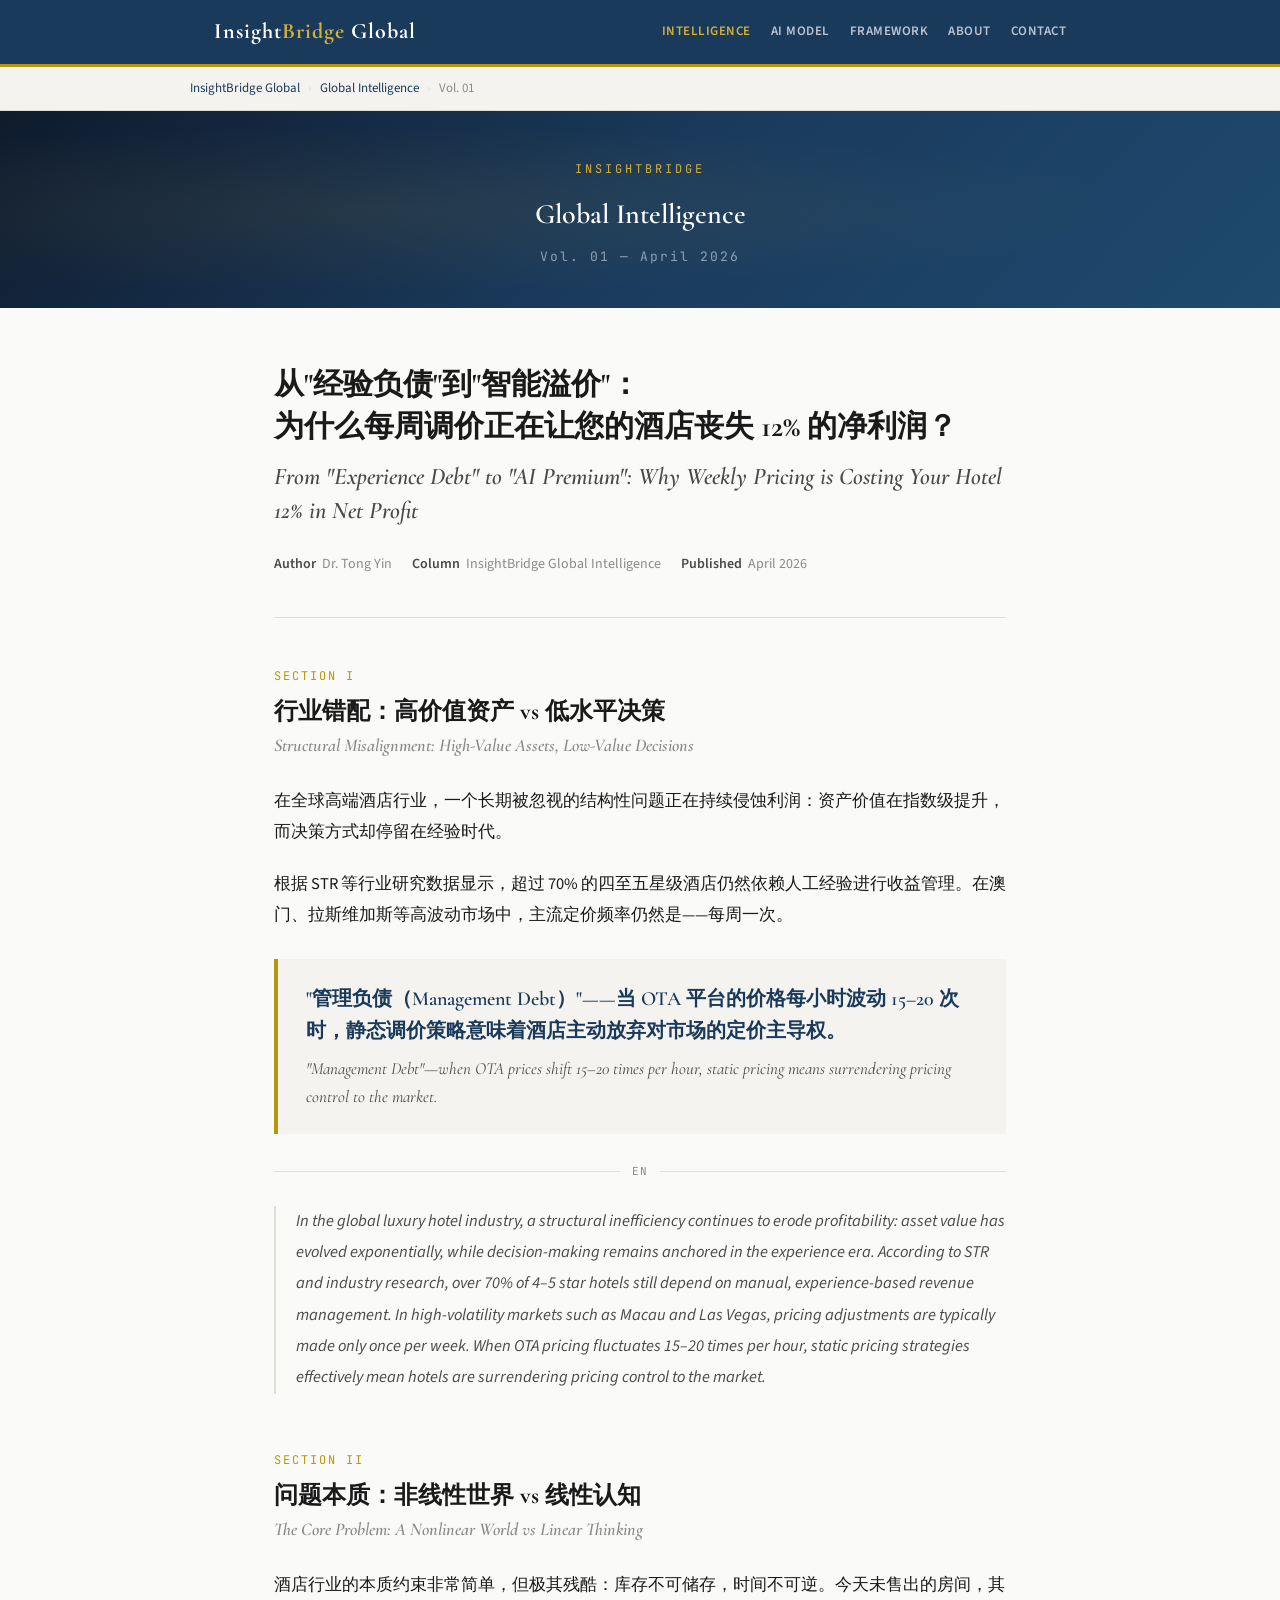
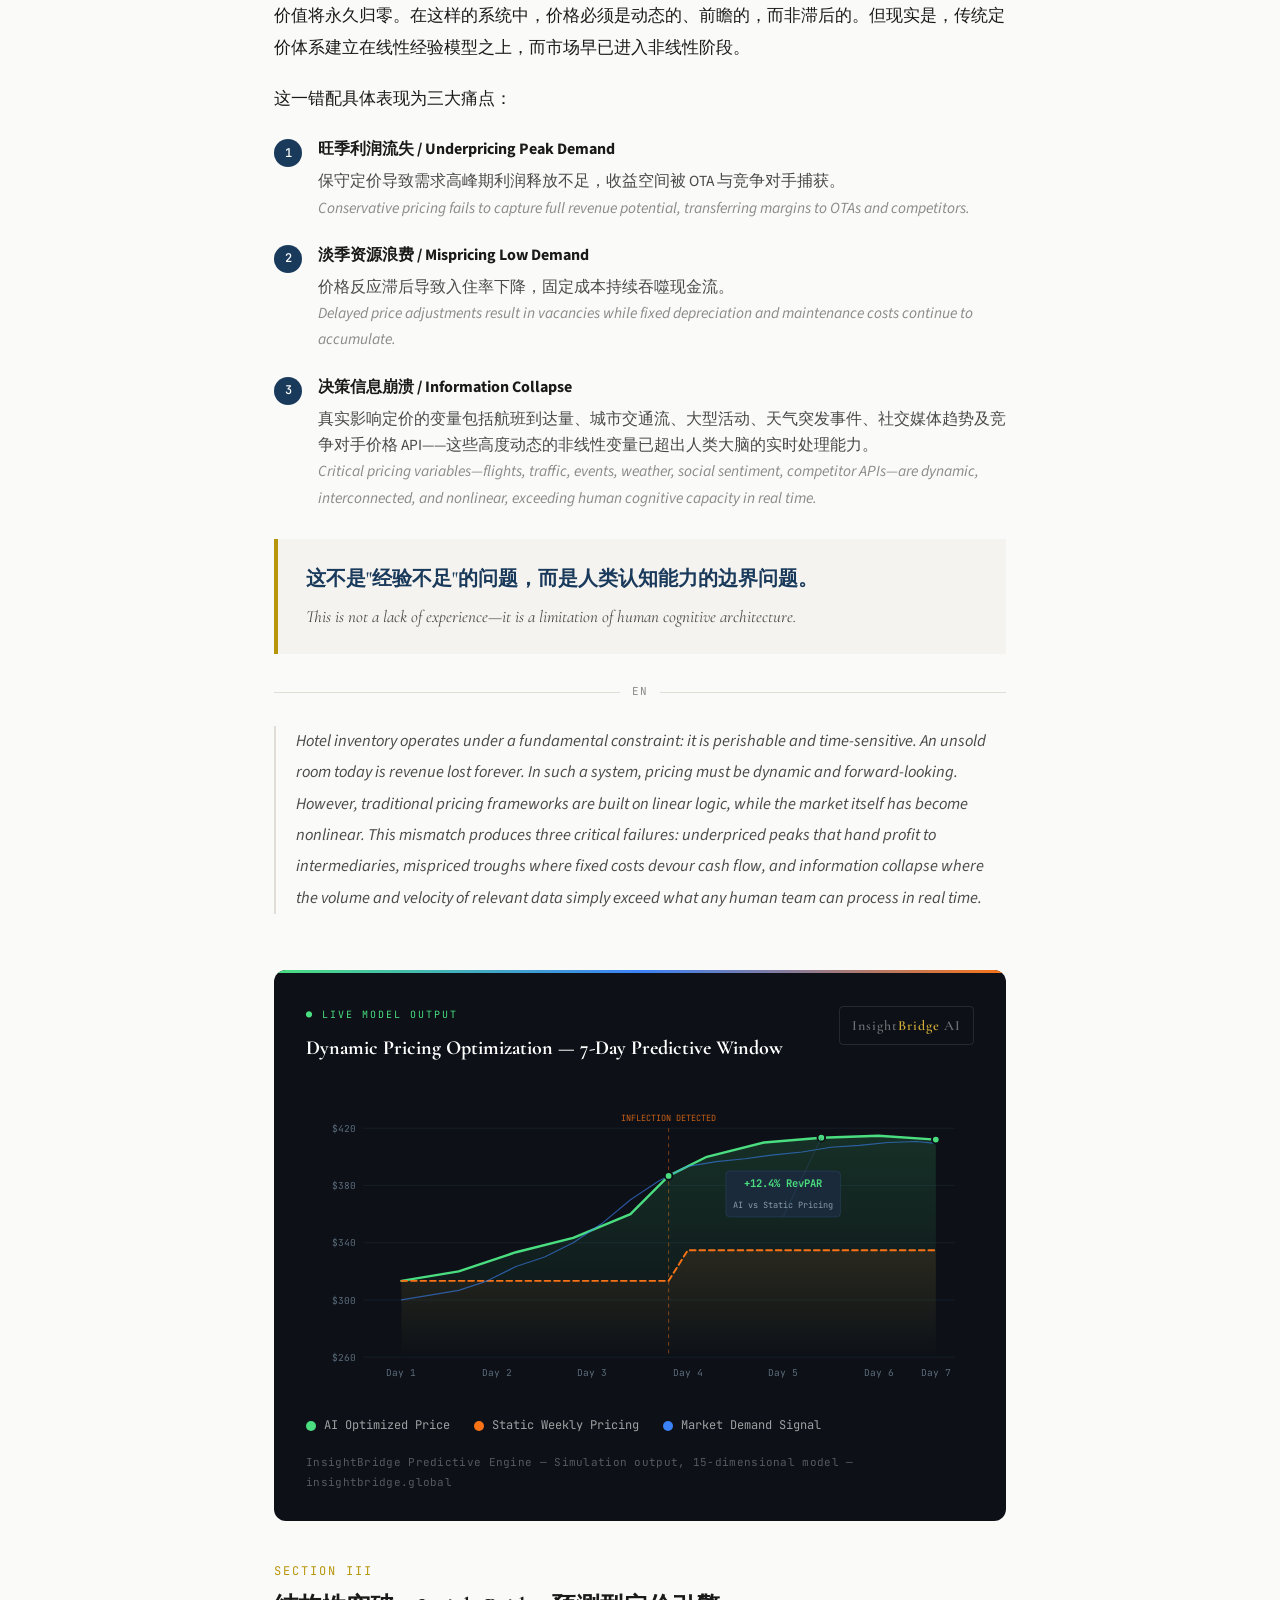
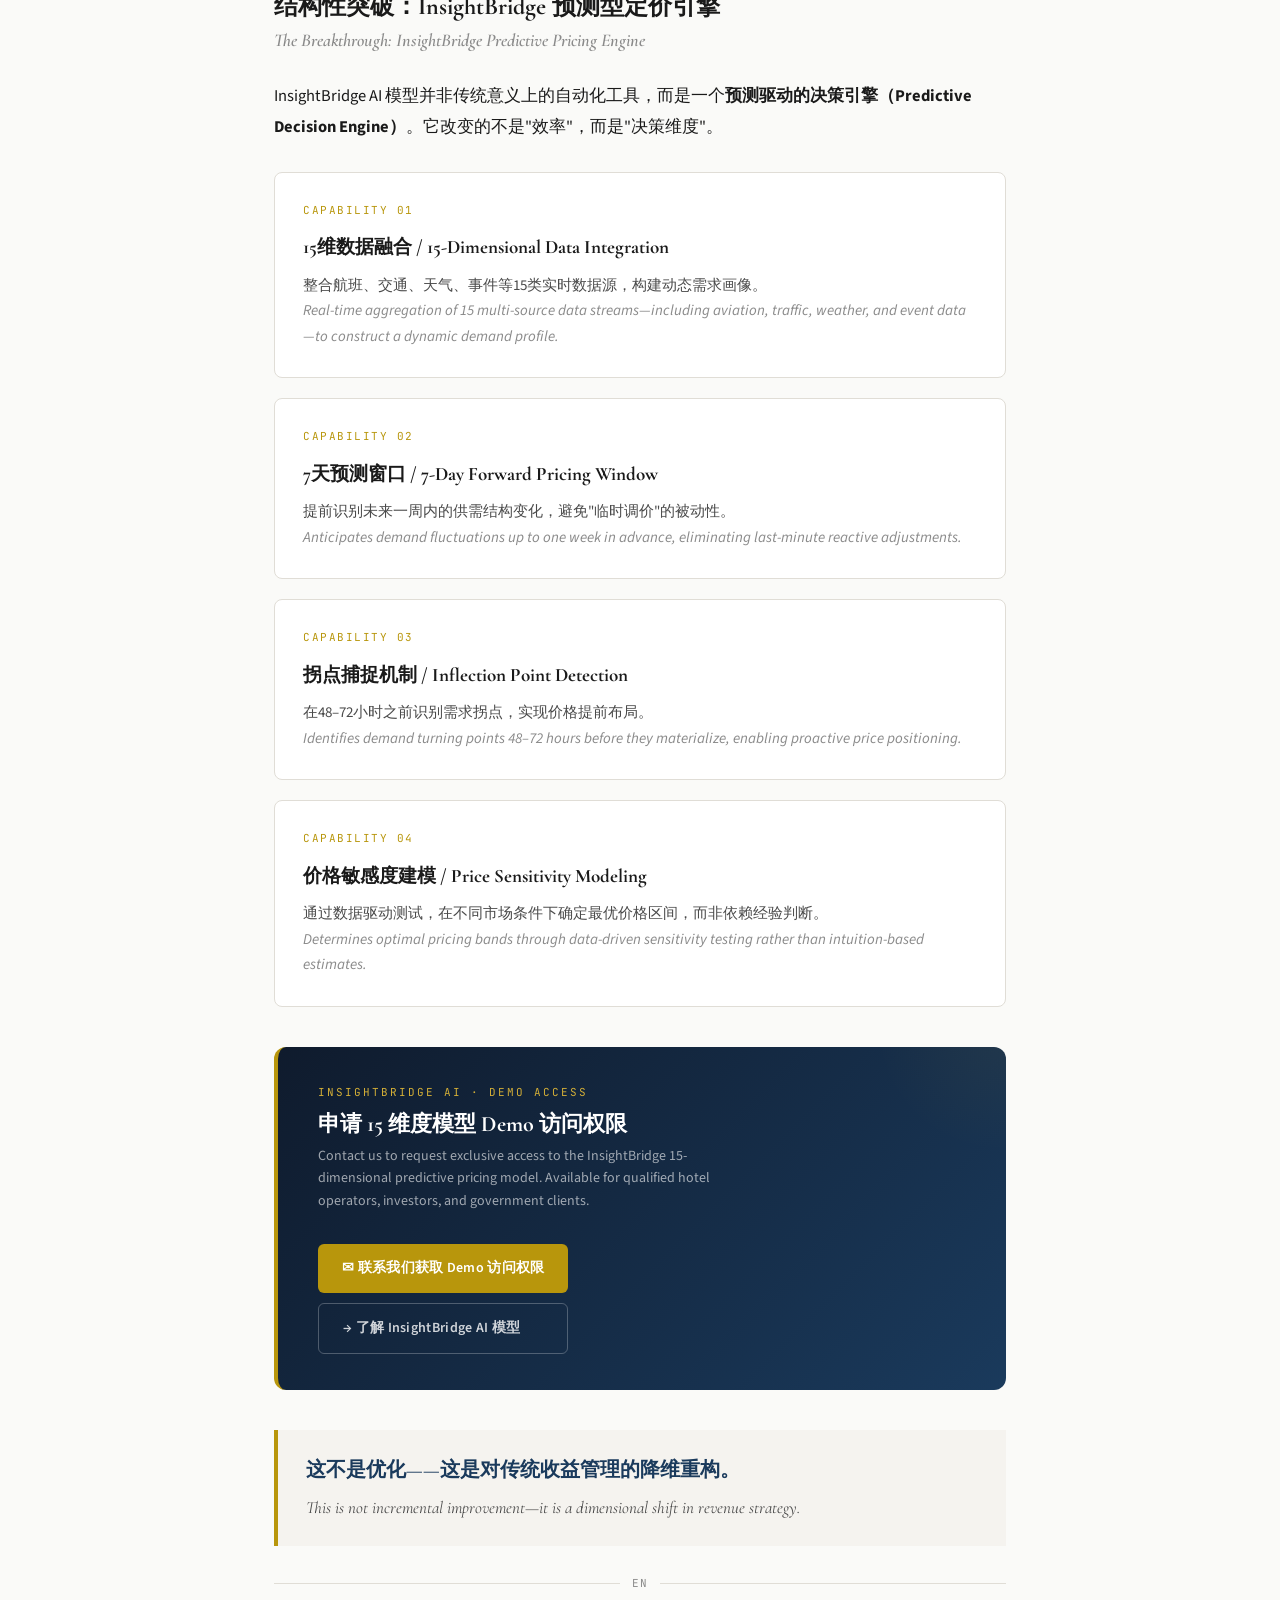
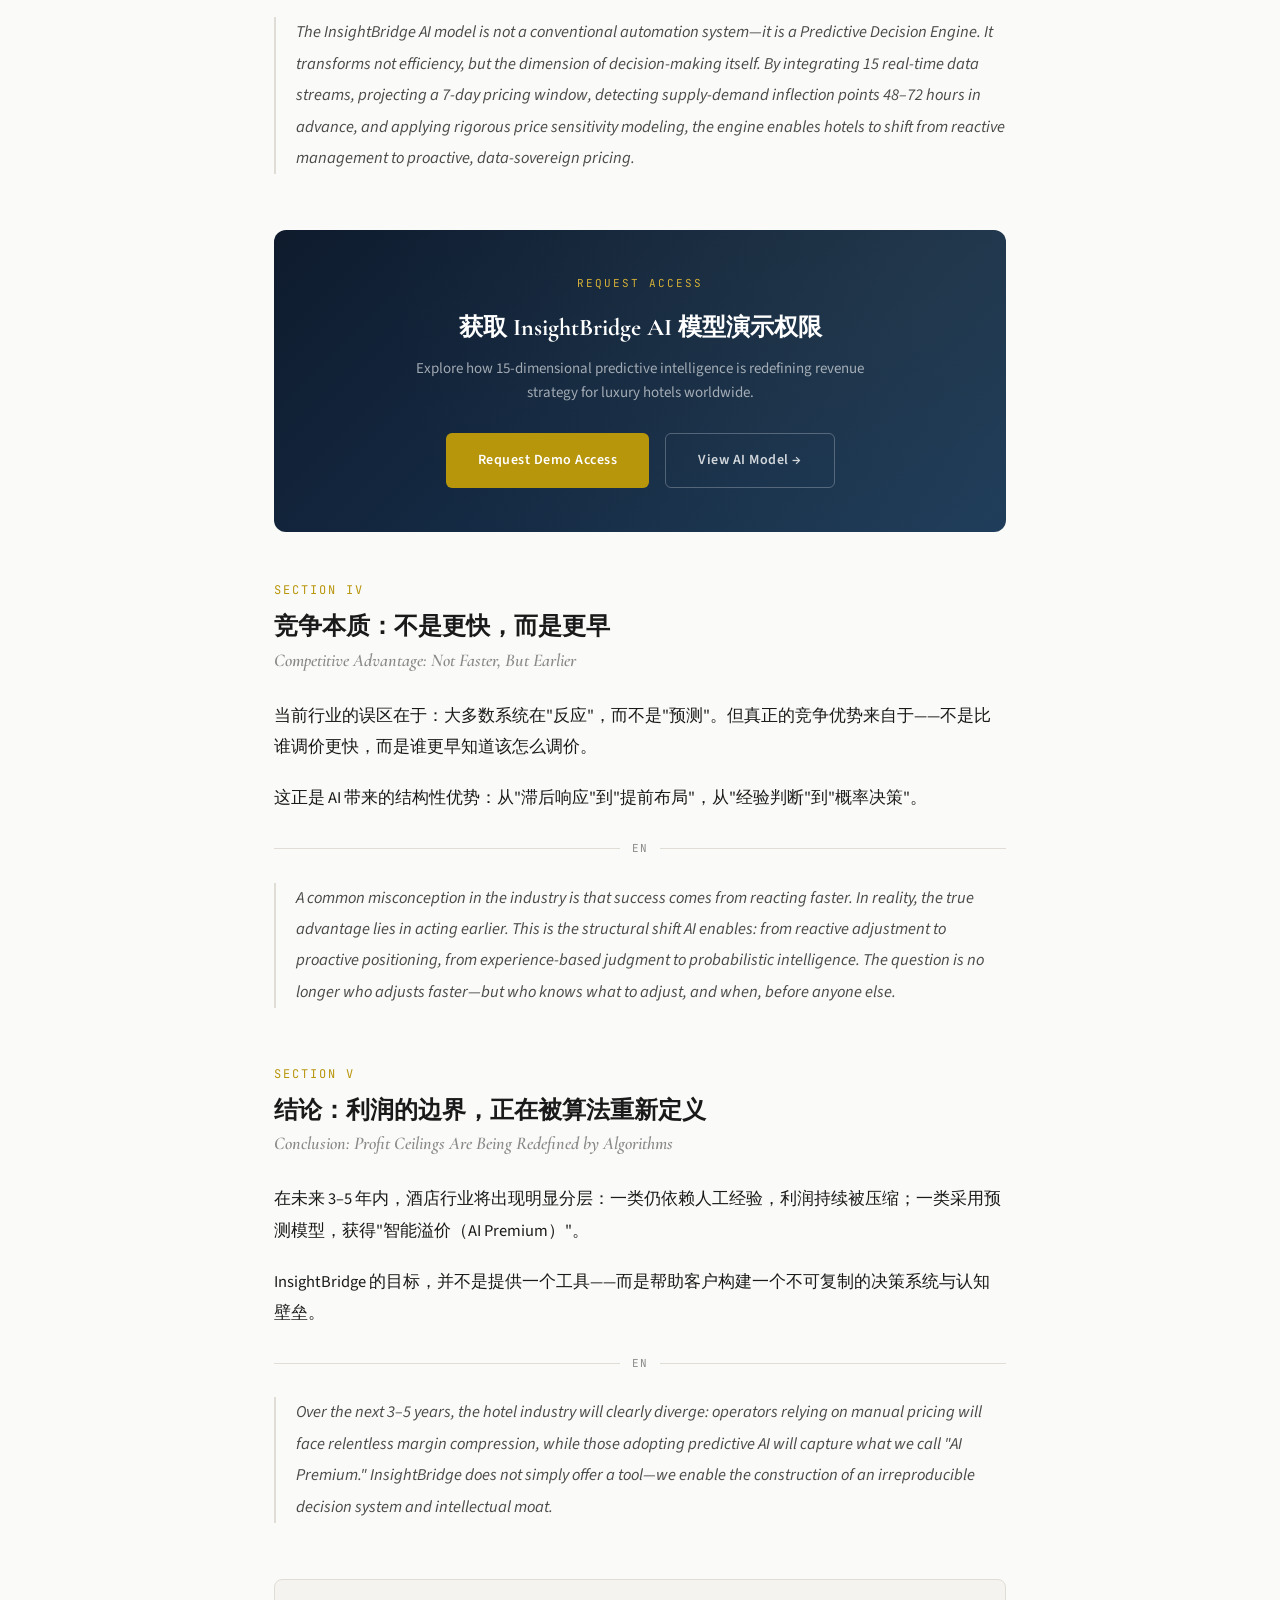
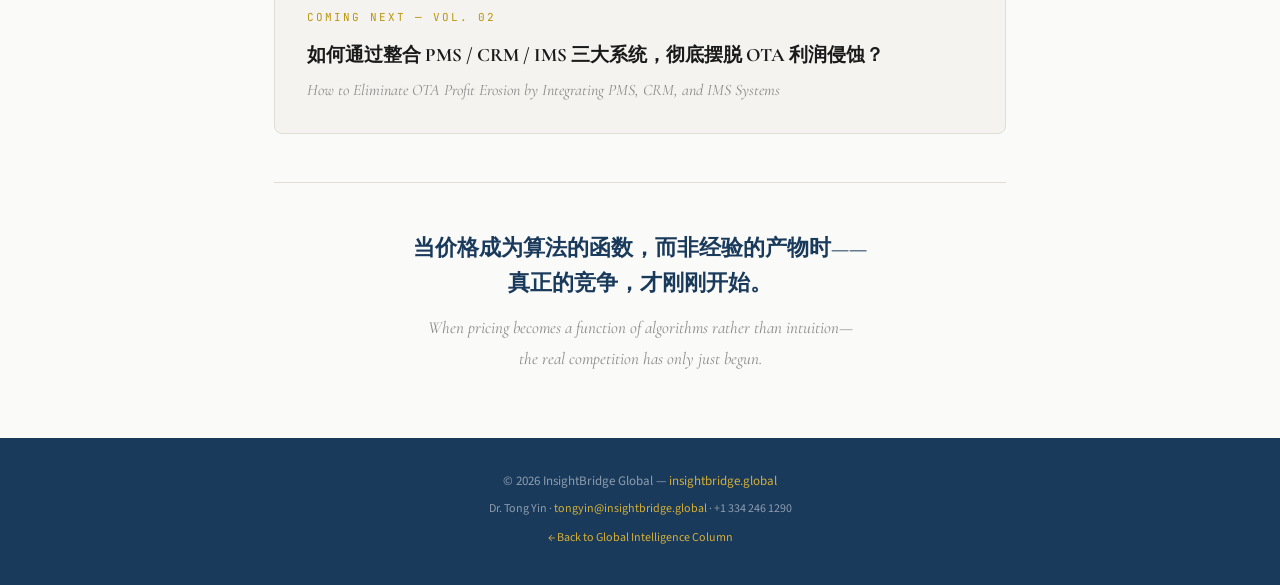
<file: intelligence-vol01.html>
<!DOCTYPE html>
<html lang="en">
<head>
<meta charset="UTF-8">
<meta name="viewport" content="width=device-width, initial-scale=1.0">
<title>从"经验负债"到"智能溢价" | InsightBridge Global Intelligence Vol. 01</title>
<meta name="description" content="Why weekly pricing is costing your hotel 12% in net profit — InsightBridge Global Intelligence, Vol. 01 by Dr. Tong Yin.">
<link rel="canonical" href="https://insightbridge.global/intelligence-vol01.html">

<!-- Google tag -->
<script async src="https://www.googletagmanager.com/gtag/js?id=G-VY7PLNRXNM"></script>
<script>
  window.dataLayer = window.dataLayer || [];
  function gtag(){dataLayer.push(arguments);}
  gtag('js', new Date());
  gtag('config', 'G-VY7PLNRXNM');
</script>

<style>
  @import url('https://fonts.googleapis.com/css2?family=Cormorant+Garamond:ital,wght@0,400;0,600;0,700;1,400;1,600&family=Source+Sans+3:ital,wght@0,300;0,400;0,600;0,700;1,400&family=JetBrains+Mono:wght@400;500&display=swap');

  :root {
    --ink: #1a1a1a;
    --ink-light: #4a4a4a;
    --ink-muted: #8a8a8a;
    --bg: #fafaf8;
    --bg-warm: #f5f3ef;
    --accent: #1a3a5c;
    --accent-light: #2a5a8c;
    --gold: #b8960c;
    --gold-light: #d4af37;
    --border: #e0ddd6;
    --card-bg: #ffffff;
    --chart-bg: #0d1117;
    --chart-line1: #4ade80;
    --chart-line2: #f97316;
    --chart-line3: #3b82f6;
  }

  * { margin: 0; padding: 0; box-sizing: border-box; }

  body {
    font-family: 'Source Sans 3', 'Noto Sans SC', sans-serif;
    background: var(--bg);
    color: var(--ink);
    line-height: 1.8;
    -webkit-font-smoothing: antialiased;
  }

  /* ── Site Header ── */
  .site-header {
    background: var(--accent);
    padding: 12px 0;
    border-bottom: 3px solid var(--gold);
    position: sticky;
    top: 0;
    z-index: 100;
  }
  .site-header-inner {
    max-width: 900px;
    margin: 0 auto;
    padding: 0 24px;
    display: flex;
    justify-content: space-between;
    align-items: center;
    flex-wrap: wrap;
    gap: 8px;
  }
  .logo-text {
    font-family: 'Cormorant Garamond', serif;
    color: #fff;
    font-size: 22px;
    font-weight: 700;
    letter-spacing: 1px;
    text-decoration: none;
  }
  .logo-text span { color: var(--gold-light); }
  .header-nav {
    display: flex;
    gap: 20px;
    flex-wrap: wrap;
  }
  .header-nav a {
    color: rgba(255,255,255,0.7);
    text-decoration: none;
    font-size: 13px;
    font-weight: 600;
    letter-spacing: 0.5px;
    text-transform: uppercase;
    transition: color 0.2s;
  }
  .header-nav a:hover { color: #fff; }
  .header-nav a.active { color: var(--gold-light); }

  /* ── Breadcrumb ── */
  .breadcrumb {
    background: var(--bg-warm);
    border-bottom: 1px solid var(--border);
    padding: 10px 24px;
  }
  .breadcrumb-inner {
    max-width: 900px;
    margin: 0 auto;
    font-size: 13px;
    color: var(--ink-muted);
    display: flex;
    gap: 8px;
    align-items: center;
  }
  .breadcrumb-inner a { color: var(--accent); text-decoration: none; }
  .breadcrumb-inner a:hover { text-decoration: underline; }
  .breadcrumb-sep { color: var(--border); }

  /* ── Column Banner ── */
  .column-banner {
    background: linear-gradient(135deg, #0f1b2d 0%, #1a3a5c 50%, #1e4a6e 100%);
    padding: 48px 24px 40px;
    text-align: center;
    position: relative;
    overflow: hidden;
  }
  .column-banner::before {
    content: '';
    position: absolute;
    top: 0; left: 0; right: 0; bottom: 0;
    background: radial-gradient(ellipse at 30% 50%, rgba(212,175,55,0.08) 0%, transparent 60%);
  }
  .column-label {
    font-family: 'JetBrains Mono', monospace;
    font-size: 12px;
    color: var(--gold-light);
    letter-spacing: 3px;
    text-transform: uppercase;
    margin-bottom: 8px;
    position: relative;
  }
  .column-name {
    font-family: 'Cormorant Garamond', serif;
    font-size: 28px;
    color: #fff;
    font-weight: 600;
    margin-bottom: 6px;
    position: relative;
  }
  .column-vol {
    font-family: 'JetBrains Mono', monospace;
    font-size: 13px;
    color: rgba(255,255,255,0.5);
    letter-spacing: 2px;
    position: relative;
  }

  /* ── Article Container ── */
  .article-container {
    max-width: 780px;
    margin: 0 auto;
    padding: 0 24px;
  }

  /* ── Title Block ── */
  .title-block {
    padding: 56px 0 40px;
    border-bottom: 1px solid var(--border);
    margin-bottom: 48px;
  }
  .title-zh {
    font-family: 'Cormorant Garamond', 'Noto Serif SC', serif;
    font-size: 30px;
    font-weight: 700;
    line-height: 1.4;
    color: var(--ink);
    margin-bottom: 12px;
  }
  .title-en {
    font-family: 'Cormorant Garamond', serif;
    font-size: 24px;
    font-weight: 600;
    font-style: italic;
    line-height: 1.4;
    color: var(--ink-light);
    margin-bottom: 24px;
  }
  .byline {
    font-size: 14px;
    color: var(--ink-muted);
    display: flex;
    gap: 20px;
    flex-wrap: wrap;
  }
  .byline strong { color: var(--ink-light); font-weight: 600; }

  /* ── Section Headings ── */
  .section-num {
    font-family: 'JetBrains Mono', monospace;
    font-size: 12px;
    color: var(--gold);
    letter-spacing: 2px;
    text-transform: uppercase;
    margin-bottom: 8px;
  }
  h2.section-title-zh {
    font-family: 'Cormorant Garamond', 'Noto Serif SC', serif;
    font-size: 24px;
    font-weight: 700;
    color: var(--ink);
    margin-bottom: 4px;
    line-height: 1.4;
  }
  h3.section-title-en {
    font-family: 'Cormorant Garamond', serif;
    font-size: 18px;
    font-weight: 600;
    font-style: italic;
    color: var(--ink-muted);
    margin-bottom: 28px;
    line-height: 1.4;
  }

  /* ── Body Text ── */
  .body-zh, .body-en { margin-bottom: 20px; font-size: 16.5px; line-height: 1.9; }
  .body-zh { color: var(--ink); }
  .body-en {
    color: var(--ink-light);
    font-style: italic;
    padding-left: 20px;
    border-left: 2px solid var(--border);
  }
  .lang-divider {
    display: flex;
    align-items: center;
    gap: 12px;
    margin: 24px 0;
    font-family: 'JetBrains Mono', monospace;
    font-size: 11px;
    color: var(--ink-muted);
    letter-spacing: 1px;
  }
  .lang-divider::before, .lang-divider::after {
    content: '';
    flex: 1;
    height: 1px;
    background: var(--border);
  }

  .section-block { margin-bottom: 56px; }

  /* ── Callout / Pull Quote ── */
  .callout {
    background: var(--bg-warm);
    border-left: 4px solid var(--gold);
    padding: 24px 28px;
    margin: 28px 0;
    font-family: 'Cormorant Garamond', serif;
    font-size: 20px;
    font-weight: 600;
    line-height: 1.6;
    color: var(--accent);
  }
  .callout-en {
    font-style: italic;
    font-size: 17px;
    color: var(--ink-light);
    margin-top: 8px;
    font-weight: 400;
  }

  /* ── Pain Points List ── */
  .pain-list { margin: 20px 0 28px; }
  .pain-item { display: flex; gap: 16px; margin-bottom: 20px; align-items: flex-start; }
  .pain-num {
    font-family: 'JetBrains Mono', monospace;
    font-size: 12px;
    font-weight: 500;
    color: #fff;
    background: var(--accent);
    width: 28px;
    height: 28px;
    border-radius: 50%;
    display: flex;
    align-items: center;
    justify-content: center;
    flex-shrink: 0;
    margin-top: 4px;
  }
  .pain-content { flex: 1; }
  .pain-label { font-weight: 700; font-size: 16px; margin-bottom: 4px; }
  .pain-desc { font-size: 15.5px; color: var(--ink-light); line-height: 1.7; }

  /* ── Capabilities Grid ── */
  .cap-grid { display: grid; grid-template-columns: 1fr; gap: 20px; margin: 28px 0; }
  .cap-card {
    background: var(--card-bg);
    border: 1px solid var(--border);
    border-radius: 8px;
    padding: 28px;
    transition: border-color 0.2s, box-shadow 0.2s;
  }
  .cap-card:hover {
    border-color: var(--accent-light);
    box-shadow: 0 4px 20px rgba(26,58,92,0.08);
  }
  .cap-icon {
    font-family: 'JetBrains Mono', monospace;
    font-size: 11px;
    color: var(--gold);
    letter-spacing: 1.5px;
    text-transform: uppercase;
    margin-bottom: 10px;
  }
  .cap-title {
    font-family: 'Cormorant Garamond', serif;
    font-size: 19px;
    font-weight: 700;
    color: var(--ink);
    margin-bottom: 8px;
  }
  .cap-desc { font-size: 15px; color: var(--ink-light); line-height: 1.7; }

  /* ── Chart Section ── */
  .chart-section {
    background: var(--chart-bg);
    border-radius: 12px;
    padding: 36px 32px 28px;
    margin: 40px 0;
    position: relative;
    overflow: hidden;
  }
  .chart-section::before {
    content: '';
    position: absolute;
    top: 0; left: 0; right: 0;
    height: 3px;
    background: linear-gradient(90deg, var(--chart-line1), var(--chart-line3), var(--chart-line2));
  }
  .chart-header {
    display: flex;
    justify-content: space-between;
    align-items: flex-start;
    margin-bottom: 24px;
    flex-wrap: wrap;
    gap: 12px;
  }
  .chart-badge {
    font-family: 'JetBrains Mono', monospace;
    font-size: 10px;
    color: var(--chart-line1);
    letter-spacing: 2px;
    text-transform: uppercase;
    margin-bottom: 6px;
  }
  .chart-title {
    font-family: 'Cormorant Garamond', serif;
    font-size: 20px;
    font-weight: 700;
    color: #fff;
  }
  .chart-logo {
    font-family: 'Cormorant Garamond', serif;
    font-size: 14px;
    color: rgba(255,255,255,0.4);
    font-weight: 600;
    letter-spacing: 1px;
    padding: 6px 12px;
    border: 1px solid rgba(255,255,255,0.1);
    border-radius: 4px;
    text-decoration: none;
    transition: all 0.2s;
  }
  .chart-logo:hover { color: rgba(255,255,255,0.7); border-color: rgba(255,255,255,0.25); }
  .chart-logo span { color: var(--gold-light); }
  .chart-svg-wrap { width: 100%; overflow-x: auto; }
  .chart-svg-wrap svg { width: 100%; height: auto; display: block; }
  .chart-legend { display: flex; gap: 24px; margin-top: 20px; flex-wrap: wrap; }
  .legend-item {
    display: flex; align-items: center; gap: 8px;
    font-size: 12px; color: rgba(255,255,255,0.6);
    font-family: 'JetBrains Mono', monospace;
  }
  .legend-dot { width: 10px; height: 10px; border-radius: 50%; }
  .chart-footnote {
    font-size: 11px;
    color: rgba(255,255,255,0.3);
    margin-top: 16px;
    font-family: 'JetBrains Mono', monospace;
    letter-spacing: 0.3px;
  }

  /* ── AI Model CTA Banner ── */
  .ai-model-banner {
    background: linear-gradient(135deg, #0f1b2d 0%, #1a3a5c 100%);
    border-radius: 12px;
    padding: 36px 40px;
    margin: 40px 0;
    display: flex;
    gap: 32px;
    align-items: center;
    justify-content: space-between;
    flex-wrap: wrap;
    position: relative;
    overflow: hidden;
    border-left: 4px solid var(--gold);
  }
  .ai-model-banner::before {
    content: '';
    position: absolute;
    top: -50%; right: -20%;
    width: 300px; height: 300px;
    background: radial-gradient(circle, rgba(212,175,55,0.06) 0%, transparent 60%);
    pointer-events: none;
  }
  .ai-banner-label {
    font-family: 'JetBrains Mono', monospace;
    font-size: 11px;
    color: var(--gold-light);
    letter-spacing: 2px;
    text-transform: uppercase;
    margin-bottom: 8px;
  }
  .ai-banner-title {
    font-family: 'Cormorant Garamond', serif;
    font-size: 22px;
    font-weight: 700;
    color: #fff;
    margin-bottom: 6px;
    line-height: 1.3;
  }
  .ai-banner-sub {
    font-size: 14px;
    color: rgba(255,255,255,0.6);
    line-height: 1.6;
    max-width: 400px;
  }
  .ai-banner-btns {
    display: flex;
    flex-direction: column;
    gap: 10px;
    flex-shrink: 0;
  }
  .ai-banner-btn {
    display: inline-flex;
    align-items: center;
    gap: 8px;
    padding: 12px 24px;
    border-radius: 6px;
    font-size: 14px;
    font-weight: 600;
    text-decoration: none;
    transition: all 0.25s;
    white-space: nowrap;
    letter-spacing: 0.3px;
  }
  .ai-banner-btn-primary {
    background: var(--gold);
    color: #fff;
  }
  .ai-banner-btn-primary:hover {
    background: var(--gold-light);
    transform: translateY(-1px);
    box-shadow: 0 6px 20px rgba(184,150,12,0.35);
  }
  .ai-banner-btn-secondary {
    background: transparent;
    color: rgba(255,255,255,0.8);
    border: 1px solid rgba(255,255,255,0.25);
  }
  .ai-banner-btn-secondary:hover {
    border-color: rgba(255,255,255,0.6);
    color: #fff;
  }

  /* ── CTA Block (mid-article) ── */
  .cta-block {
    background: linear-gradient(135deg, #0f1b2d 0%, #1a3a5c 100%);
    border-radius: 12px;
    padding: 44px 40px;
    text-align: center;
    margin: 48px 0;
    position: relative;
    overflow: hidden;
  }
  .cta-block::before {
    content: '';
    position: absolute;
    top: -50%; left: -50%;
    width: 200%; height: 200%;
    background: radial-gradient(circle at 70% 30%, rgba(212,175,55,0.06) 0%, transparent 50%);
  }
  .cta-label {
    font-family: 'JetBrains Mono', monospace;
    font-size: 11px;
    color: var(--gold-light);
    letter-spacing: 2px;
    text-transform: uppercase;
    margin-bottom: 12px;
    position: relative;
  }
  .cta-heading {
    font-family: 'Cormorant Garamond', serif;
    font-size: 24px;
    font-weight: 700;
    color: #fff;
    margin-bottom: 8px;
    position: relative;
  }
  .cta-sub {
    font-size: 15px;
    color: rgba(255,255,255,0.6);
    margin-bottom: 28px;
    position: relative;
    max-width: 500px;
    margin-left: auto;
    margin-right: auto;
    line-height: 1.6;
  }
  .cta-buttons {
    display: flex;
    justify-content: center;
    gap: 16px;
    flex-wrap: wrap;
    position: relative;
  }
  .cta-btn {
    display: inline-flex;
    align-items: center;
    gap: 8px;
    padding: 14px 32px;
    border-radius: 6px;
    font-size: 14px;
    font-weight: 600;
    letter-spacing: 0.5px;
    text-decoration: none;
    transition: all 0.25s;
  }
  .cta-btn-primary { background: var(--gold); color: #fff; }
  .cta-btn-primary:hover {
    background: var(--gold-light);
    transform: translateY(-1px);
    box-shadow: 0 6px 20px rgba(184,150,12,0.3);
  }
  .cta-btn-secondary {
    background: transparent;
    color: rgba(255,255,255,0.8);
    border: 1px solid rgba(255,255,255,0.25);
  }
  .cta-btn-secondary:hover { border-color: rgba(255,255,255,0.5); color: #fff; }

  /* ── Next Issue ── */
  .next-issue {
    background: var(--bg-warm);
    border: 1px solid var(--border);
    border-radius: 8px;
    padding: 28px 32px;
    margin: 48px 0;
  }
  .next-label {
    font-family: 'JetBrains Mono', monospace;
    font-size: 11px;
    color: var(--gold);
    letter-spacing: 2px;
    text-transform: uppercase;
    margin-bottom: 10px;
  }
  .next-title {
    font-family: 'Cormorant Garamond', serif;
    font-size: 19px;
    font-weight: 700;
    color: var(--ink);
    margin-bottom: 4px;
  }
  .next-title-en {
    font-family: 'Cormorant Garamond', serif;
    font-size: 16px;
    font-style: italic;
    color: var(--ink-muted);
  }

  /* ── Closing ── */
  .closing {
    text-align: center;
    padding: 48px 0 64px;
    border-top: 1px solid var(--border);
    margin-top: 48px;
  }
  .closing-quote {
    font-family: 'Cormorant Garamond', serif;
    font-size: 22px;
    font-weight: 600;
    color: var(--accent);
    line-height: 1.6;
    max-width: 560px;
    margin: 0 auto 12px;
  }
  .closing-quote-en {
    font-family: 'Cormorant Garamond', serif;
    font-size: 17px;
    font-style: italic;
    color: var(--ink-muted);
    max-width: 560px;
    margin: 0 auto;
  }

  /* ── Footer ── */
  .site-footer {
    background: var(--accent);
    padding: 32px 24px;
    text-align: center;
  }
  .footer-text { font-size: 13px; color: rgba(255,255,255,0.5); margin-bottom: 4px; }
  .footer-text a { color: var(--gold-light); text-decoration: none; }

  /* ── Responsive ── */
  @media (max-width: 640px) {
    .title-zh { font-size: 24px; }
    .title-en { font-size: 19px; }
    .chart-section { padding: 24px 16px 20px; }
    .cta-block { padding: 32px 24px; }
    .header-nav { display: none; }
    .ai-model-banner { padding: 28px 24px; }
    .ai-banner-btns { width: 100%; }
  }
</style>
</head>
<body>

<!-- Site Header -->
<header class="site-header">
  <div class="site-header-inner">
    <a href="https://insightbridge.global/" class="logo-text">Insight<span>Bridge</span> Global</a>
    <nav class="header-nav">
      <a href="https://insightbridge.global/#intelligence" class="active">Intelligence</a>
      <a href="https://insightbridge.global/#ai-model">AI Model</a>
      <a href="https://insightbridge.global/#framework">Framework</a>
      <a href="https://insightbridge.global/#about">About</a>
      <a href="https://insightbridge.global/#contact">Contact</a>
    </nav>
  </div>
</header>

<!-- Breadcrumb -->
<div class="breadcrumb">
  <div class="breadcrumb-inner">
    <a href="https://insightbridge.global/">InsightBridge Global</a>
    <span class="breadcrumb-sep">›</span>
    <a href="https://insightbridge.global/#intelligence">Global Intelligence</a>
    <span class="breadcrumb-sep">›</span>
    <span>Vol. 01</span>
  </div>
</div>

<!-- Column Banner -->
<div class="column-banner">
  <div class="column-label">InsightBridge</div>
  <div class="column-name">Global Intelligence</div>
  <div class="column-vol">Vol. 01 &mdash; April 2026</div>
</div>

<!-- Article -->
<article class="article-container">

  <!-- Title Block -->
  <div class="title-block">
    <h1 class="title-zh">从"经验负债"到"智能溢价"：<br>为什么每周调价正在让您的酒店丧失 12% 的净利润？</h1>
    <div class="title-en">From "Experience Debt" to "AI Premium": Why Weekly Pricing is Costing Your Hotel 12% in Net Profit</div>
    <div class="byline">
      <span><strong>Author</strong> &nbsp;Dr. Tong Yin</span>
      <span><strong>Column</strong> &nbsp;InsightBridge Global Intelligence</span>
      <span><strong>Published</strong> &nbsp;April 2026</span>
    </div>
  </div>

  <!-- Section I -->
  <section class="section-block">
    <div class="section-num">Section I</div>
    <h2 class="section-title-zh">行业错配：高价值资产 vs 低水平决策</h2>
    <h3 class="section-title-en">Structural Misalignment: High-Value Assets, Low-Value Decisions</h3>

    <p class="body-zh">在全球高端酒店行业，一个长期被忽视的结构性问题正在持续侵蚀利润：资产价值在指数级提升，而决策方式却停留在经验时代。</p>
    <p class="body-zh">根据 STR 等行业研究数据显示，超过 70% 的四至五星级酒店仍然依赖人工经验进行收益管理。在澳门、拉斯维加斯等高波动市场中，主流定价频率仍然是——每周一次。</p>

    <div class="callout">
      "管理负债（Management Debt）"——当 OTA 平台的价格每小时波动 15–20 次时，静态调价策略意味着酒店主动放弃对市场的定价主导权。
      <div class="callout-en">"Management Debt"—when OTA prices shift 15–20 times per hour, static pricing means surrendering pricing control to the market.</div>
    </div>

    <div class="lang-divider">EN</div>

    <p class="body-en">In the global luxury hotel industry, a structural inefficiency continues to erode profitability: asset value has evolved exponentially, while decision-making remains anchored in the experience era. According to STR and industry research, over 70% of 4–5 star hotels still depend on manual, experience-based revenue management. In high-volatility markets such as Macau and Las Vegas, pricing adjustments are typically made only once per week. When OTA pricing fluctuates 15–20 times per hour, static pricing strategies effectively mean hotels are surrendering pricing control to the market.</p>
  </section>

  <!-- Section II -->
  <section class="section-block">
    <div class="section-num">Section II</div>
    <h2 class="section-title-zh">问题本质：非线性世界 vs 线性认知</h2>
    <h3 class="section-title-en">The Core Problem: A Nonlinear World vs Linear Thinking</h3>

    <p class="body-zh">酒店行业的本质约束非常简单，但极其残酷：库存不可储存，时间不可逆。今天未售出的房间，其价值将永久归零。在这样的系统中，价格必须是动态的、前瞻的，而非滞后的。但现实是，传统定价体系建立在线性经验模型之上，而市场早已进入非线性阶段。</p>
    <p class="body-zh">这一错配具体表现为三大痛点：</p>

    <div class="pain-list">
      <div class="pain-item">
        <div class="pain-num">1</div>
        <div class="pain-content">
          <div class="pain-label">旺季利润流失 / Underpricing Peak Demand</div>
          <div class="pain-desc">保守定价导致需求高峰期利润释放不足，收益空间被 OTA 与竞争对手捕获。<br><em style="color:var(--ink-muted)">Conservative pricing fails to capture full revenue potential, transferring margins to OTAs and competitors.</em></div>
        </div>
      </div>
      <div class="pain-item">
        <div class="pain-num">2</div>
        <div class="pain-content">
          <div class="pain-label">淡季资源浪费 / Mispricing Low Demand</div>
          <div class="pain-desc">价格反应滞后导致入住率下降，固定成本持续吞噬现金流。<br><em style="color:var(--ink-muted)">Delayed price adjustments result in vacancies while fixed depreciation and maintenance costs continue to accumulate.</em></div>
        </div>
      </div>
      <div class="pain-item">
        <div class="pain-num">3</div>
        <div class="pain-content">
          <div class="pain-label">决策信息崩溃 / Information Collapse</div>
          <div class="pain-desc">真实影响定价的变量包括航班到达量、城市交通流、大型活动、天气突发事件、社交媒体趋势及竞争对手价格 API——这些高度动态的非线性变量已超出人类大脑的实时处理能力。<br><em style="color:var(--ink-muted)">Critical pricing variables—flights, traffic, events, weather, social sentiment, competitor APIs—are dynamic, interconnected, and nonlinear, exceeding human cognitive capacity in real time.</em></div>
        </div>
      </div>
    </div>

    <div class="callout">
      这不是"经验不足"的问题，而是人类认知能力的边界问题。
      <div class="callout-en">This is not a lack of experience—it is a limitation of human cognitive architecture.</div>
    </div>

    <div class="lang-divider">EN</div>

    <p class="body-en">Hotel inventory operates under a fundamental constraint: it is perishable and time-sensitive. An unsold room today is revenue lost forever. In such a system, pricing must be dynamic and forward-looking. However, traditional pricing frameworks are built on linear logic, while the market itself has become nonlinear. This mismatch produces three critical failures: underpriced peaks that hand profit to intermediaries, mispriced troughs where fixed costs devour cash flow, and information collapse where the volume and velocity of relevant data simply exceed what any human team can process in real time.</p>
  </section>

  <!-- DATA CHART -->
  <div class="chart-section">
    <div class="chart-header">
      <div>
        <div class="chart-badge">&#9679; Live Model Output</div>
        <div class="chart-title">Dynamic Pricing Optimization — 7-Day Predictive Window</div>
      </div>
      <a href="https://insightbridge.global/#ai-model" class="chart-logo">Insight<span>Bridge</span> AI</a>
    </div>
    <div class="chart-svg-wrap">
      <svg viewBox="0 0 700 320" xmlns="http://www.w3.org/2000/svg">
        <defs>
          <linearGradient id="g1" x1="0" y1="0" x2="0" y2="1">
            <stop offset="0%" stop-color="#4ade80" stop-opacity="0.15"/>
            <stop offset="100%" stop-color="#4ade80" stop-opacity="0"/>
          </linearGradient>
          <linearGradient id="g2" x1="0" y1="0" x2="0" y2="1">
            <stop offset="0%" stop-color="#f97316" stop-opacity="0.1"/>
            <stop offset="100%" stop-color="#f97316" stop-opacity="0"/>
          </linearGradient>
        </defs>
        <line x1="60" y1="40" x2="680" y2="40" stroke="#1e2a3a" stroke-width="0.5"/>
        <line x1="60" y1="100" x2="680" y2="100" stroke="#1e2a3a" stroke-width="0.5"/>
        <line x1="60" y1="160" x2="680" y2="160" stroke="#1e2a3a" stroke-width="0.5"/>
        <line x1="60" y1="220" x2="680" y2="220" stroke="#1e2a3a" stroke-width="0.5"/>
        <line x1="60" y1="280" x2="680" y2="280" stroke="#1e2a3a" stroke-width="0.5"/>
        <text x="52" y="44" fill="#5a6a7a" font-size="10" font-family="JetBrains Mono" text-anchor="end">$420</text>
        <text x="52" y="104" fill="#5a6a7a" font-size="10" font-family="JetBrains Mono" text-anchor="end">$380</text>
        <text x="52" y="164" fill="#5a6a7a" font-size="10" font-family="JetBrains Mono" text-anchor="end">$340</text>
        <text x="52" y="224" fill="#5a6a7a" font-size="10" font-family="JetBrains Mono" text-anchor="end">$300</text>
        <text x="52" y="284" fill="#5a6a7a" font-size="10" font-family="JetBrains Mono" text-anchor="end">$260</text>
        <text x="100" y="300" fill="#5a6a7a" font-size="10" font-family="JetBrains Mono" text-anchor="middle">Day 1</text>
        <text x="200" y="300" fill="#5a6a7a" font-size="10" font-family="JetBrains Mono" text-anchor="middle">Day 2</text>
        <text x="300" y="300" fill="#5a6a7a" font-size="10" font-family="JetBrains Mono" text-anchor="middle">Day 3</text>
        <text x="400" y="300" fill="#5a6a7a" font-size="10" font-family="JetBrains Mono" text-anchor="middle">Day 4</text>
        <text x="500" y="300" fill="#5a6a7a" font-size="10" font-family="JetBrains Mono" text-anchor="middle">Day 5</text>
        <text x="600" y="300" fill="#5a6a7a" font-size="10" font-family="JetBrains Mono" text-anchor="middle">Day 6</text>
        <text x="660" y="300" fill="#5a6a7a" font-size="10" font-family="JetBrains Mono" text-anchor="middle">Day 7</text>
        <line x1="380" y1="40" x2="380" y2="280" stroke="#f97316" stroke-width="1" stroke-dasharray="4,4" opacity="0.5"/>
        <text x="380" y="32" fill="#f97316" font-size="9" font-family="JetBrains Mono" text-anchor="middle" opacity="0.8">INFLECTION DETECTED</text>
        <path d="M100,200 L160,190 L220,170 L280,155 L340,130 L380,90 L420,70 L480,55 L540,50 L600,48 L660,52 L660,280 L100,280 Z" fill="url(#g1)"/>
        <path d="M100,200 L160,190 L220,170 L280,155 L340,130 L380,90 L420,70 L480,55 L540,50 L600,48 L660,52" fill="none" stroke="#4ade80" stroke-width="2.5" stroke-linecap="round" stroke-linejoin="round"/>
        <path d="M100,200 L200,200 L300,200 L380,200 L400,168 L500,168 L600,168 L660,168 L660,280 L100,280 Z" fill="url(#g2)"/>
        <path d="M100,200 L200,200 L300,200 L380,200 L400,168 L500,168 L600,168 L660,168" fill="none" stroke="#f97316" stroke-width="2" stroke-dasharray="6,4" stroke-linecap="round"/>
        <path d="M100,220 L130,215 L160,210 L190,200 L220,185 L250,175 L280,160 L310,140 L340,115 L370,95 L400,80 L430,75 L460,72 L490,68 L520,65 L550,60 L580,58 L610,55 L640,54 L660,56" fill="none" stroke="#3b82f6" stroke-width="1.2" stroke-linecap="round" stroke-linejoin="round" opacity="0.6"/>
        <circle cx="380" cy="90" r="4" fill="#4ade80" stroke="#0d1117" stroke-width="2"/>
        <circle cx="540" cy="50" r="4" fill="#4ade80" stroke="#0d1117" stroke-width="2"/>
        <circle cx="660" cy="52" r="4" fill="#4ade80" stroke="#0d1117" stroke-width="2"/>
        <rect x="440" y="85" width="120" height="48" rx="4" fill="#1a2a3a" stroke="#2a4a6a" stroke-width="0.5"/>
        <text x="500" y="102" fill="#4ade80" font-size="11" font-family="JetBrains Mono" text-anchor="middle" font-weight="bold">+12.4% RevPAR</text>
        <text x="500" y="124" fill="#8a9aaa" font-size="9" font-family="JetBrains Mono" text-anchor="middle">AI vs Static Pricing</text>
        <line x1="500" y1="133" x2="540" y2="50" stroke="#2a4a6a" stroke-width="0.5"/>
      </svg>
    </div>
    <div class="chart-legend">
      <div class="legend-item"><div class="legend-dot" style="background:#4ade80"></div>AI Optimized Price</div>
      <div class="legend-item"><div class="legend-dot" style="background:#f97316"></div>Static Weekly Pricing</div>
      <div class="legend-item"><div class="legend-dot" style="background:#3b82f6"></div>Market Demand Signal</div>
    </div>
    <div class="chart-footnote">InsightBridge Predictive Engine &mdash; Simulation output, 15-dimensional model &mdash; insightbridge.global</div>
  </div>

  <!-- Section III -->
  <section class="section-block">
    <div class="section-num">Section III</div>
    <h2 class="section-title-zh">结构性突破：InsightBridge 预测型定价引擎</h2>
    <h3 class="section-title-en">The Breakthrough: InsightBridge Predictive Pricing Engine</h3>

    <p class="body-zh">InsightBridge AI 模型并非传统意义上的自动化工具，而是一个<strong>预测驱动的决策引擎（Predictive Decision Engine）</strong>。它改变的不是"效率"，而是"决策维度"。</p>

    <div class="cap-grid">
      <div class="cap-card">
        <div class="cap-icon">Capability 01</div>
        <div class="cap-title">15维数据融合 / 15-Dimensional Data Integration</div>
        <div class="cap-desc">整合航班、交通、天气、事件等15类实时数据源，构建动态需求画像。<br><em style="color:var(--ink-muted)">Real-time aggregation of 15 multi-source data streams—including aviation, traffic, weather, and event data—to construct a dynamic demand profile.</em></div>
      </div>
      <div class="cap-card">
        <div class="cap-icon">Capability 02</div>
        <div class="cap-title">7天预测窗口 / 7-Day Forward Pricing Window</div>
        <div class="cap-desc">提前识别未来一周内的供需结构变化，避免"临时调价"的被动性。<br><em style="color:var(--ink-muted)">Anticipates demand fluctuations up to one week in advance, eliminating last-minute reactive adjustments.</em></div>
      </div>
      <div class="cap-card">
        <div class="cap-icon">Capability 03</div>
        <div class="cap-title">拐点捕捉机制 / Inflection Point Detection</div>
        <div class="cap-desc">在48–72小时之前识别需求拐点，实现价格提前布局。<br><em style="color:var(--ink-muted)">Identifies demand turning points 48–72 hours before they materialize, enabling proactive price positioning.</em></div>
      </div>
      <div class="cap-card">
        <div class="cap-icon">Capability 04</div>
        <div class="cap-title">价格敏感度建模 / Price Sensitivity Modeling</div>
        <div class="cap-desc">通过数据驱动测试，在不同市场条件下确定最优价格区间，而非依赖经验判断。<br><em style="color:var(--ink-muted)">Determines optimal pricing bands through data-driven sensitivity testing rather than intuition-based estimates.</em></div>
      </div>
    </div>

    <!-- AI Model CTA Banner — inserted at the 15-dimension mention -->
    <div class="ai-model-banner">
      <div>
        <div class="ai-banner-label">InsightBridge AI · Demo Access</div>
        <div class="ai-banner-title">申请 15 维度模型 Demo 访问权限</div>
        <div class="ai-banner-sub">Contact us to request exclusive access to the InsightBridge 15-dimensional predictive pricing model. Available for qualified hotel operators, investors, and government clients.</div>
      </div>
      <div class="ai-banner-btns">
        <a href="mailto:tongyin@insightbridge.global?subject=Demo%20Access%20Request%20%E2%80%94%2015D%20Predictive%20Pricing%20Model" class="ai-banner-btn ai-banner-btn-primary">
          ✉ 联系我们获取 Demo 访问权限
        </a>
        <a href="https://insightbridge.global/#ai-model" class="ai-banner-btn ai-banner-btn-secondary">
          → 了解 InsightBridge AI 模型
        </a>
      </div>
    </div>

    <div class="callout">
      这不是优化——这是对传统收益管理的降维重构。
      <div class="callout-en">This is not incremental improvement—it is a dimensional shift in revenue strategy.</div>
    </div>

    <div class="lang-divider">EN</div>

    <p class="body-en">The InsightBridge AI model is not a conventional automation system—it is a Predictive Decision Engine. It transforms not efficiency, but the dimension of decision-making itself. By integrating 15 real-time data streams, projecting a 7-day pricing window, detecting supply-demand inflection points 48–72 hours in advance, and applying rigorous price sensitivity modeling, the engine enables hotels to shift from reactive management to proactive, data-sovereign pricing.</p>
  </section>

  <!-- Mid-article CTA -->
  <div class="cta-block">
    <div class="cta-label">Request Access</div>
    <div class="cta-heading">获取 InsightBridge AI 模型演示权限</div>
    <div class="cta-sub">Explore how 15-dimensional predictive intelligence is redefining revenue strategy for luxury hotels worldwide.</div>
    <div class="cta-buttons">
      <a href="mailto:tongyin@insightbridge.global?subject=Demo%20Access%20Request%20-%20AI%20Pricing%20Model" class="cta-btn cta-btn-primary">Request Demo Access</a>
      <a href="https://insightbridge.global/#ai-model" class="cta-btn cta-btn-secondary">View AI Model →</a>
    </div>
  </div>

  <!-- Section IV -->
  <section class="section-block">
    <div class="section-num">Section IV</div>
    <h2 class="section-title-zh">竞争本质：不是更快，而是更早</h2>
    <h3 class="section-title-en">Competitive Advantage: Not Faster, But Earlier</h3>

    <p class="body-zh">当前行业的误区在于：大多数系统在"反应"，而不是"预测"。但真正的竞争优势来自于——不是比谁调价更快，而是谁更早知道该怎么调价。</p>
    <p class="body-zh">这正是 AI 带来的结构性优势：从"滞后响应"到"提前布局"，从"经验判断"到"概率决策"。</p>

    <div class="lang-divider">EN</div>

    <p class="body-en">A common misconception in the industry is that success comes from reacting faster. In reality, the true advantage lies in acting earlier. This is the structural shift AI enables: from reactive adjustment to proactive positioning, from experience-based judgment to probabilistic intelligence. The question is no longer who adjusts faster—but who knows what to adjust, and when, before anyone else.</p>
  </section>

  <!-- Section V -->
  <section class="section-block">
    <div class="section-num">Section V</div>
    <h2 class="section-title-zh">结论：利润的边界，正在被算法重新定义</h2>
    <h3 class="section-title-en">Conclusion: Profit Ceilings Are Being Redefined by Algorithms</h3>

    <p class="body-zh">在未来 3–5 年内，酒店行业将出现明显分层：一类仍依赖人工经验，利润持续被压缩；一类采用预测模型，获得"智能溢价（AI Premium）"。</p>
    <p class="body-zh">InsightBridge 的目标，并不是提供一个工具——而是帮助客户构建一个不可复制的决策系统与认知壁垒。</p>

    <div class="lang-divider">EN</div>

    <p class="body-en">Over the next 3–5 years, the hotel industry will clearly diverge: operators relying on manual pricing will face relentless margin compression, while those adopting predictive AI will capture what we call "AI Premium." InsightBridge does not simply offer a tool—we enable the construction of an irreproducible decision system and intellectual moat.</p>
  </section>

  <!-- Next Issue -->
  <div class="next-issue">
    <div class="next-label">Coming Next &mdash; Vol. 02</div>
    <div class="next-title">如何通过整合 PMS / CRM / IMS 三大系统，彻底摆脱 OTA 利润侵蚀？</div>
    <div class="next-title-en">How to Eliminate OTA Profit Erosion by Integrating PMS, CRM, and IMS Systems</div>
  </div>

  <!-- Closing -->
  <div class="closing">
    <div class="closing-quote">当价格成为算法的函数，而非经验的产物时——<br>真正的竞争，才刚刚开始。</div>
    <div class="closing-quote-en">When pricing becomes a function of algorithms rather than intuition—<br>the real competition has only just begun.</div>
  </div>

</article>

<!-- Footer -->
<footer class="site-footer">
  <div class="footer-text">&copy; 2026 InsightBridge Global &mdash; <a href="https://insightbridge.global">insightbridge.global</a></div>
  <div class="footer-text" style="font-size:12px; margin-top:4px;">Dr. Tong Yin &middot; <a href="mailto:tongyin@insightbridge.global">tongyin@insightbridge.global</a> &middot; +1 334 246 1290</div>
  <div class="footer-text" style="font-size:12px; margin-top:8px;"><a href="https://insightbridge.global/#intelligence">← Back to Global Intelligence Column</a></div>
</footer>

<!-- Zoho SalesIQ -->
<script>window.$zoho=window.$zoho || {};$zoho.salesiq=$zoho.salesiq||{ready:function(){}}</script>
<script id="zsiqscript" src="https://salesiq.zohopublic.com/widget?wc=siq76f4656c64d4e5065c3194d7d468d59d7e82783c33020b302bf072dc0b1090d4" defer></script>
</body>
</html>
</file>
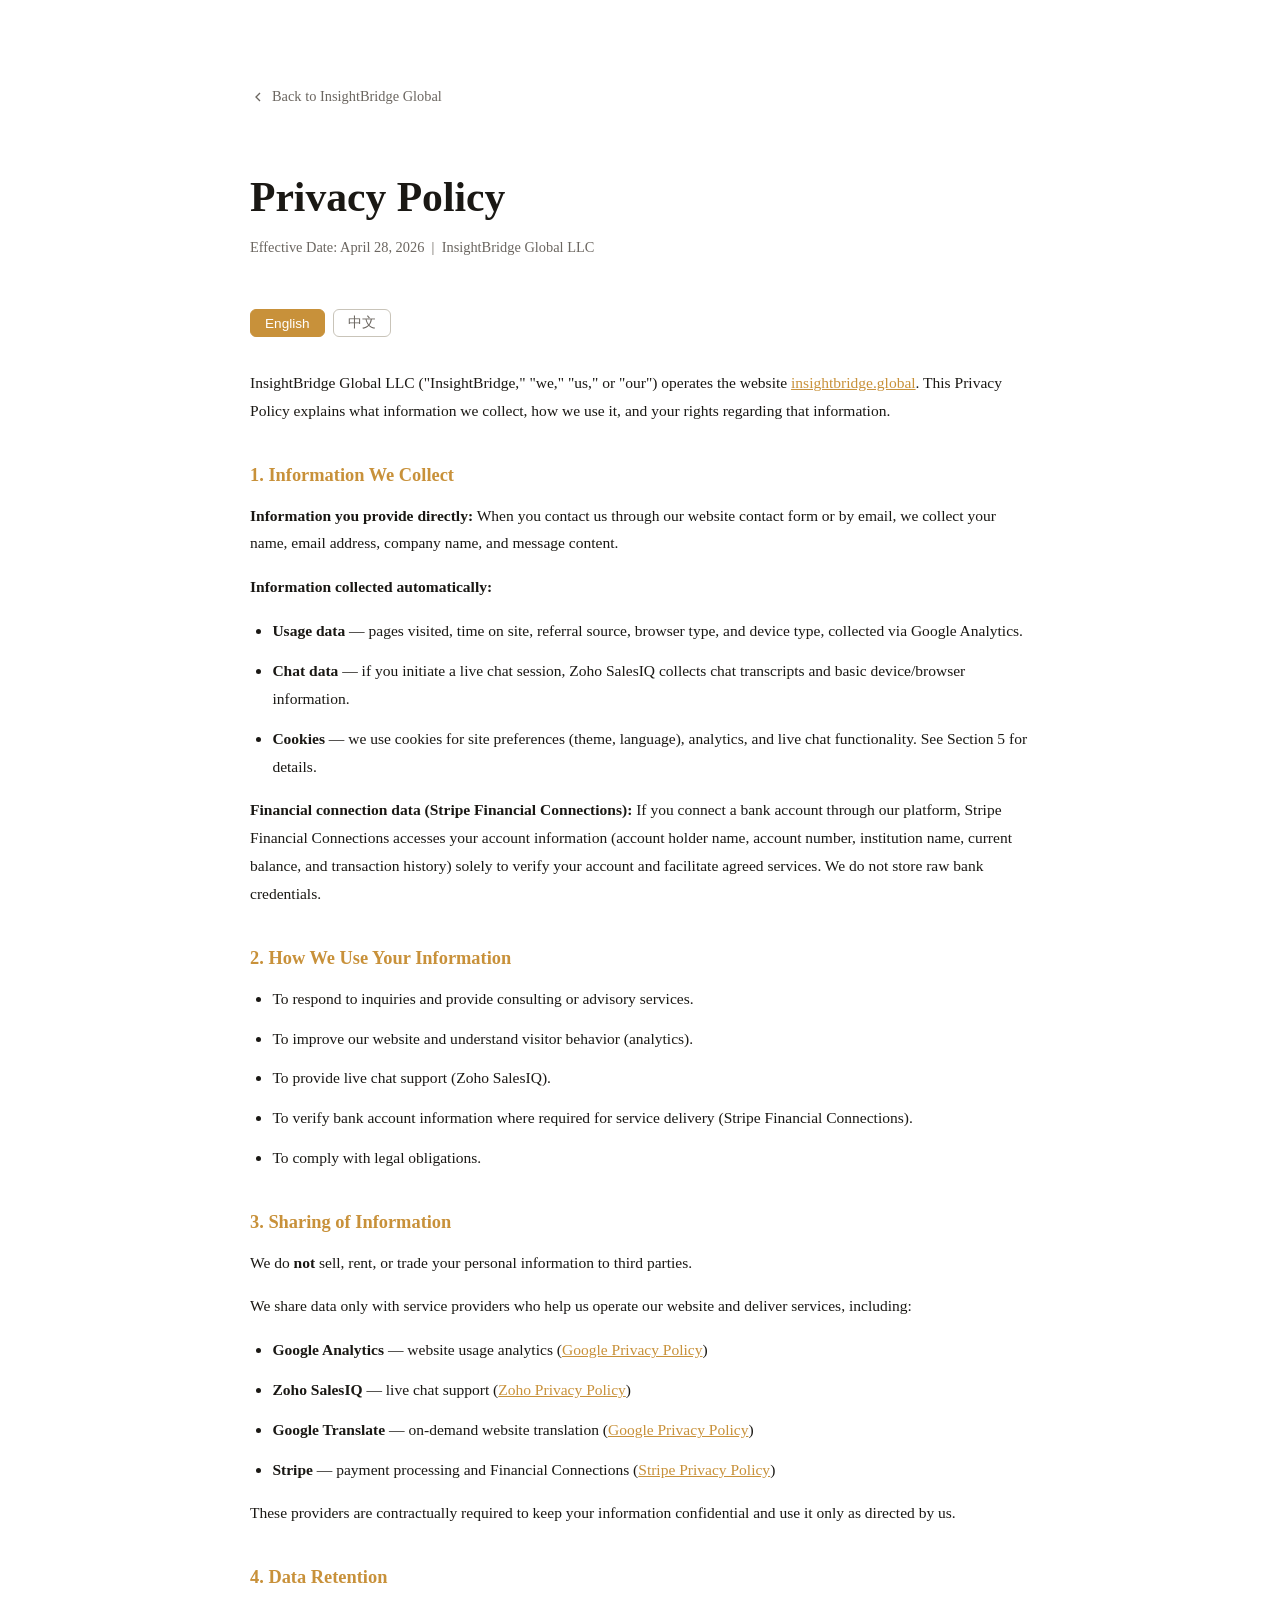
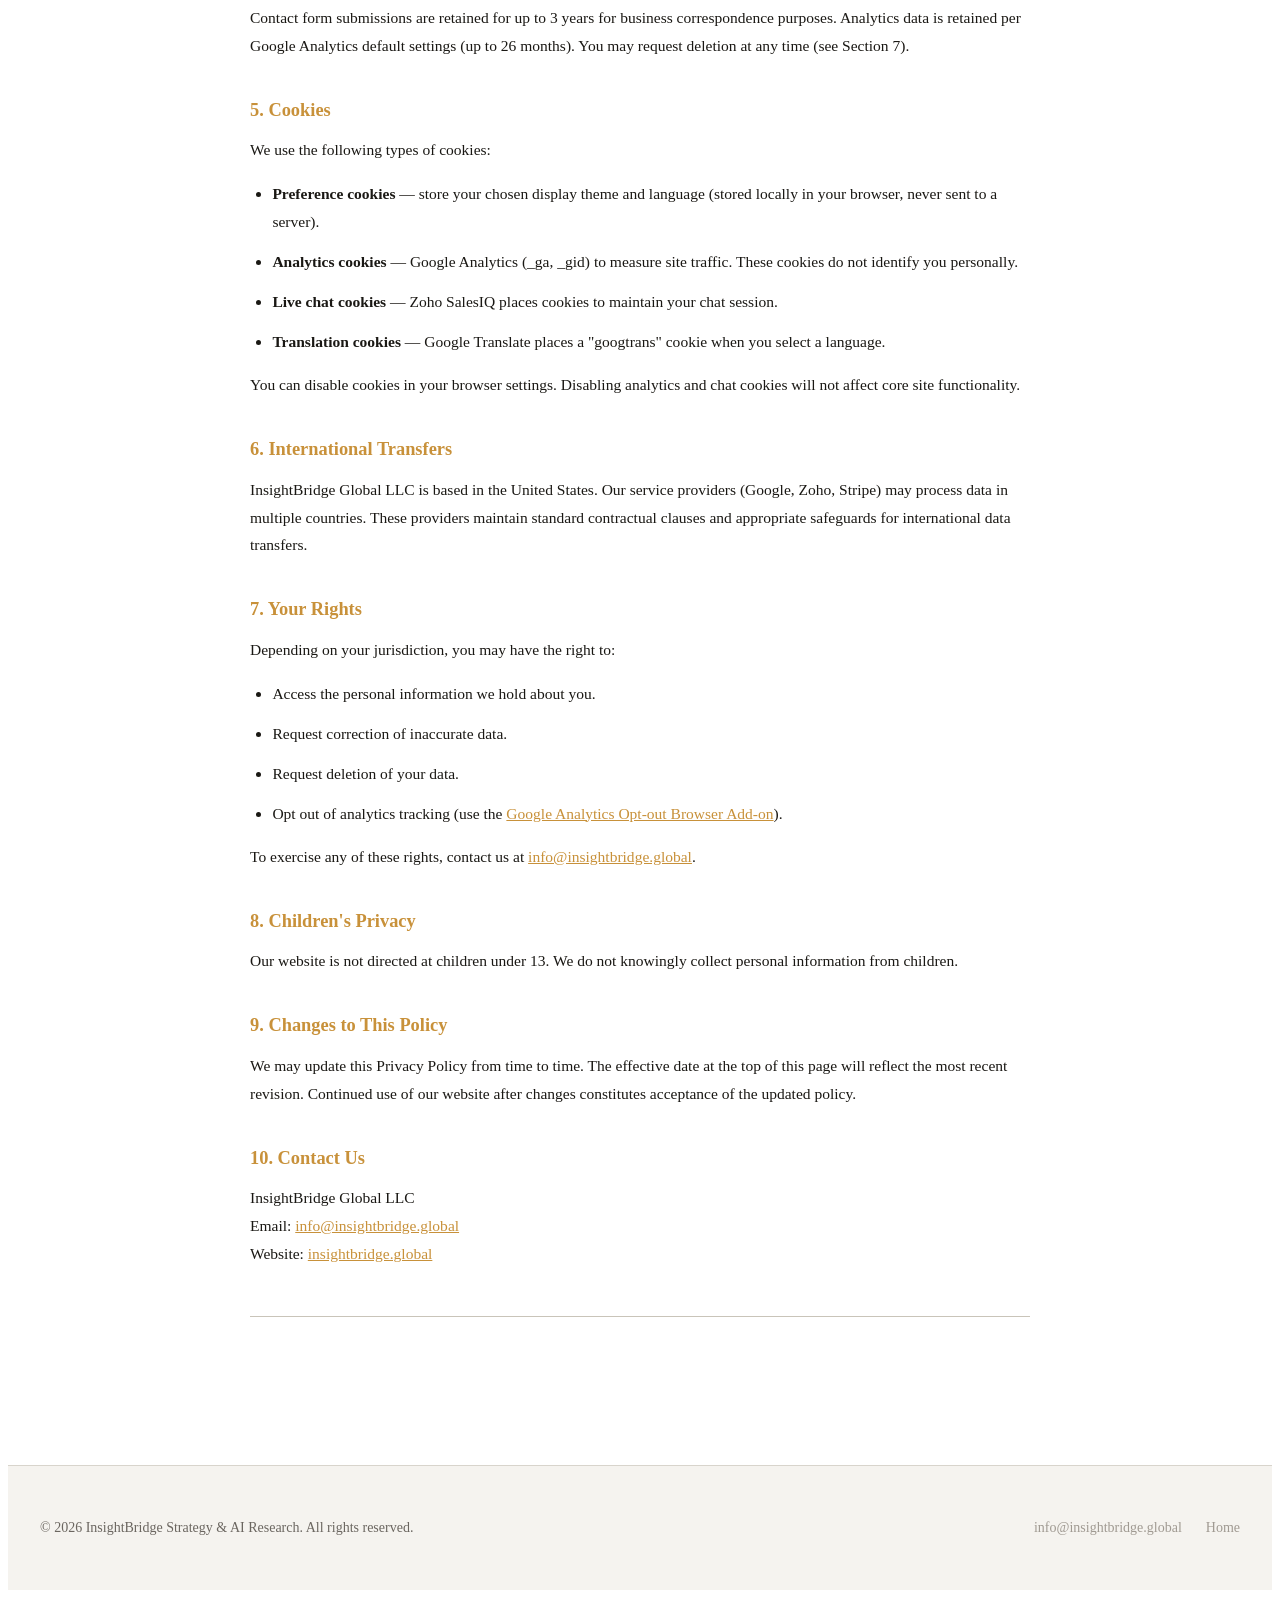
<file: privacy.html>
<!DOCTYPE html>
<html lang="en" data-theme="light" data-lang="en">
<head>
<meta charset="UTF-8">
<meta name="viewport" content="width=device-width, initial-scale=1.0, viewport-fit=cover">
<title>Privacy Policy | InsightBridge Global</title>
<meta name="description" content="Privacy Policy for InsightBridge Global LLC — how we collect, use, and protect your information.">
<meta name="robots" content="noindex, follow">
<link rel="canonical" href="https://insightbridge.global/privacy.html">
<link rel="stylesheet" href="style.css">
<style>
  .privacy-wrap {
    max-width: 780px;
    margin: 0 auto;
    padding: 80px 24px 100px;
  }
  .privacy-wrap h1 {
    font-size: clamp(1.8rem, 4vw, 2.6rem);
    font-weight: 700;
    margin-bottom: 8px;
    color: var(--color-text);
  }
  .privacy-wrap .effective {
    font-size: 0.9rem;
    color: var(--color-text-muted);
    margin-bottom: 48px;
  }
  .privacy-wrap h2 {
    font-size: 1.15rem;
    font-weight: 700;
    margin: 40px 0 12px;
    color: var(--color-accent);
  }
  .privacy-wrap p, .privacy-wrap li {
    font-size: 0.97rem;
    line-height: 1.8;
    color: var(--color-text);
    margin-bottom: 12px;
  }
  .privacy-wrap ul {
    padding-left: 1.4em;
    margin-bottom: 12px;
  }
  .privacy-wrap a {
    color: var(--color-accent);
    text-decoration: underline;
  }
  .privacy-wrap .back-link {
    display: inline-flex;
    align-items: center;
    gap: 6px;
    font-size: 0.9rem;
    color: var(--color-text-muted);
    text-decoration: none;
    margin-bottom: 40px;
  }
  .privacy-wrap .back-link:hover { color: var(--color-accent); }
  .privacy-wrap hr {
    border: none;
    border-top: 1px solid var(--color-border);
    margin: 48px 0;
  }
  .lang-toggle-bar {
    display: flex;
    gap: 8px;
    margin-bottom: 32px;
  }
  .lang-toggle-bar button {
    background: none;
    border: 1px solid var(--color-border);
    border-radius: 6px;
    padding: 4px 14px;
    font-size: 0.85rem;
    cursor: pointer;
    color: var(--color-text-muted);
  }
  .lang-toggle-bar button.active {
    background: var(--color-accent);
    border-color: var(--color-accent);
    color: #fff;
  }
  #section-cn { display: none; }
</style>
</head>
<body>

<div class="privacy-wrap">

  <a class="back-link" href="/">
    <svg width="16" height="16" viewBox="0 0 24 24" fill="none" stroke="currentColor" stroke-width="2"><polyline points="15 18 9 12 15 6"/></svg>
    Back to InsightBridge Global
  </a>

  <h1>Privacy Policy</h1>
  <p class="effective">Effective Date: April 28, 2026 &nbsp;|&nbsp; InsightBridge Global LLC</p>

  <div class="lang-toggle-bar">
    <button class="active" onclick="showLang('en')">English</button>
    <button onclick="showLang('cn')">中文</button>
  </div>

  <!-- ===== ENGLISH ===== -->
  <div id="section-en">

    <p>InsightBridge Global LLC ("InsightBridge," "we," "us," or "our") operates the website <a href="https://insightbridge.global">insightbridge.global</a>. This Privacy Policy explains what information we collect, how we use it, and your rights regarding that information.</p>

    <h2>1. Information We Collect</h2>
    <p><strong>Information you provide directly:</strong> When you contact us through our website contact form or by email, we collect your name, email address, company name, and message content.</p>
    <p><strong>Information collected automatically:</strong></p>
    <ul>
      <li><strong>Usage data</strong> — pages visited, time on site, referral source, browser type, and device type, collected via Google Analytics.</li>
      <li><strong>Chat data</strong> — if you initiate a live chat session, Zoho SalesIQ collects chat transcripts and basic device/browser information.</li>
      <li><strong>Cookies</strong> — we use cookies for site preferences (theme, language), analytics, and live chat functionality. See Section 5 for details.</li>
    </ul>
    <p><strong>Financial connection data (Stripe Financial Connections):</strong> If you connect a bank account through our platform, Stripe Financial Connections accesses your account information (account holder name, account number, institution name, current balance, and transaction history) solely to verify your account and facilitate agreed services. We do not store raw bank credentials.</p>

    <h2>2. How We Use Your Information</h2>
    <ul>
      <li>To respond to inquiries and provide consulting or advisory services.</li>
      <li>To improve our website and understand visitor behavior (analytics).</li>
      <li>To provide live chat support (Zoho SalesIQ).</li>
      <li>To verify bank account information where required for service delivery (Stripe Financial Connections).</li>
      <li>To comply with legal obligations.</li>
    </ul>

    <h2>3. Sharing of Information</h2>
    <p>We do <strong>not</strong> sell, rent, or trade your personal information to third parties.</p>
    <p>We share data only with service providers who help us operate our website and deliver services, including:</p>
    <ul>
      <li><strong>Google Analytics</strong> — website usage analytics (<a href="https://policies.google.com/privacy" target="_blank" rel="noopener">Google Privacy Policy</a>)</li>
      <li><strong>Zoho SalesIQ</strong> — live chat support (<a href="https://www.zoho.com/privacy.html" target="_blank" rel="noopener">Zoho Privacy Policy</a>)</li>
      <li><strong>Google Translate</strong> — on-demand website translation (<a href="https://policies.google.com/privacy" target="_blank" rel="noopener">Google Privacy Policy</a>)</li>
      <li><strong>Stripe</strong> — payment processing and Financial Connections (<a href="https://stripe.com/privacy" target="_blank" rel="noopener">Stripe Privacy Policy</a>)</li>
    </ul>
    <p>These providers are contractually required to keep your information confidential and use it only as directed by us.</p>

    <h2>4. Data Retention</h2>
    <p>Contact form submissions are retained for up to 3 years for business correspondence purposes. Analytics data is retained per Google Analytics default settings (up to 26 months). You may request deletion at any time (see Section 7).</p>

    <h2>5. Cookies</h2>
    <p>We use the following types of cookies:</p>
    <ul>
      <li><strong>Preference cookies</strong> — store your chosen display theme and language (stored locally in your browser, never sent to a server).</li>
      <li><strong>Analytics cookies</strong> — Google Analytics (_ga, _gid) to measure site traffic. These cookies do not identify you personally.</li>
      <li><strong>Live chat cookies</strong> — Zoho SalesIQ places cookies to maintain your chat session.</li>
      <li><strong>Translation cookies</strong> — Google Translate places a "googtrans" cookie when you select a language.</li>
    </ul>
    <p>You can disable cookies in your browser settings. Disabling analytics and chat cookies will not affect core site functionality.</p>

    <h2>6. International Transfers</h2>
    <p>InsightBridge Global LLC is based in the United States. Our service providers (Google, Zoho, Stripe) may process data in multiple countries. These providers maintain standard contractual clauses and appropriate safeguards for international data transfers.</p>

    <h2>7. Your Rights</h2>
    <p>Depending on your jurisdiction, you may have the right to:</p>
    <ul>
      <li>Access the personal information we hold about you.</li>
      <li>Request correction of inaccurate data.</li>
      <li>Request deletion of your data.</li>
      <li>Opt out of analytics tracking (use the <a href="https://tools.google.com/dlpage/gaoptout" target="_blank" rel="noopener">Google Analytics Opt-out Browser Add-on</a>).</li>
    </ul>
    <p>To exercise any of these rights, contact us at <a href="mailto:info@insightbridge.global">info@insightbridge.global</a>.</p>

    <h2>8. Children's Privacy</h2>
    <p>Our website is not directed at children under 13. We do not knowingly collect personal information from children.</p>

    <h2>9. Changes to This Policy</h2>
    <p>We may update this Privacy Policy from time to time. The effective date at the top of this page will reflect the most recent revision. Continued use of our website after changes constitutes acceptance of the updated policy.</p>

    <h2>10. Contact Us</h2>
    <p>InsightBridge Global LLC<br>
    Email: <a href="mailto:info@insightbridge.global">info@insightbridge.global</a><br>
    Website: <a href="https://insightbridge.global">insightbridge.global</a></p>

  </div><!-- /section-en -->

  <hr>

  <!-- ===== CHINESE ===== -->
  <div id="section-cn">

    <p>InsightBridge Global LLC（以下简称"InsightBridge"、"我们"）运营网站 <a href="https://insightbridge.global">insightbridge.global</a>。本隐私政策说明我们收集哪些信息、如何使用这些信息，以及您对相关信息的权利。</p>

    <h2>1. 我们收集的信息</h2>
    <p><strong>您主动提供的信息：</strong>当您通过网站联系表单或电子邮件与我们联系时，我们会收集您的姓名、电子邮件地址、公司名称和留言内容。</p>
    <p><strong>自动收集的信息：</strong></p>
    <ul>
      <li><strong>使用数据</strong> — 通过 Google Analytics 收集您访问的页面、停留时间、来源渠道、浏览器类型及设备类型。</li>
      <li><strong>聊天数据</strong> — 如果您发起在线客服会话，Zoho SalesIQ 会收集聊天记录及基本设备/浏览器信息。</li>
      <li><strong>Cookie</strong> — 我们使用 Cookie 保存网站偏好（主题、语言）、分析数据及在线客服功能。详见第5条。</li>
    </ul>
    <p><strong>金融账户连接数据（Stripe Financial Connections）：</strong>如您通过我们的平台连接银行账户，Stripe Financial Connections 仅在验证账户及提供约定服务所必需的范围内访问您的账户信息（账户持有人姓名、账户号码、机构名称、当前余额及交易记录）。我们不存储原始银行凭据。</p>

    <h2>2. 信息使用方式</h2>
    <ul>
      <li>回应咨询并提供顾问或咨询服务。</li>
      <li>改善网站并了解访客行为（分析）。</li>
      <li>提供在线客服支持（Zoho SalesIQ）。</li>
      <li>在服务交付需要时验证银行账户信息（Stripe Financial Connections）。</li>
      <li>遵守法律义务。</li>
    </ul>

    <h2>3. 信息共享</h2>
    <p>我们<strong>不</strong>出售、出租或以其他方式向第三方提供您的个人信息。</p>
    <p>我们仅与协助我们运营网站和提供服务的服务提供商共享数据，包括：</p>
    <ul>
      <li><strong>Google Analytics</strong> — 网站访问分析（<a href="https://policies.google.com/privacy" target="_blank" rel="noopener">Google 隐私政策</a>）</li>
      <li><strong>Zoho SalesIQ</strong> — 在线客服（<a href="https://www.zoho.com/privacy.html" target="_blank" rel="noopener">Zoho 隐私政策</a>）</li>
      <li><strong>Google Translate</strong> — 网站按需翻译（<a href="https://policies.google.com/privacy" target="_blank" rel="noopener">Google 隐私政策</a>）</li>
      <li><strong>Stripe</strong> — 支付处理与金融账户连接（<a href="https://stripe.com/privacy" target="_blank" rel="noopener">Stripe 隐私政策</a>）</li>
    </ul>
    <p>上述服务提供商在合同约束下须对您的信息保密，并仅按我们的指示使用。</p>

    <h2>4. 数据保留</h2>
    <p>联系表单提交内容保留不超过3年，用于商业往来目的。分析数据按 Google Analytics 默认设置保留（最长26个月）。您可随时请求删除（见第7条）。</p>

    <h2>5. Cookie</h2>
    <p>我们使用以下类型的 Cookie：</p>
    <ul>
      <li><strong>偏好 Cookie</strong> — 保存您选择的显示主题和语言（存储于本地浏览器，不上传至服务器）。</li>
      <li><strong>分析 Cookie</strong> — Google Analytics（_ga、_gid）用于衡量网站流量，不识别个人身份。</li>
      <li><strong>在线客服 Cookie</strong> — Zoho SalesIQ 使用 Cookie 维持聊天会话。</li>
      <li><strong>翻译 Cookie</strong> — 当您选择语言时，Google Translate 会设置"googtrans" Cookie。</li>
    </ul>
    <p>您可在浏览器设置中禁用 Cookie。禁用分析和客服 Cookie 不会影响网站核心功能。</p>

    <h2>6. 跨境数据传输</h2>
    <p>InsightBridge Global LLC 注册于美国。我们的服务提供商（Google、Zoho、Stripe）可能在多个国家和地区处理数据。这些提供商均维持标准合同条款及适当的跨境数据传输保障措施。</p>

    <h2>7. 您的权利</h2>
    <p>根据您所在司法管辖区，您可能拥有以下权利：</p>
    <ul>
      <li>查阅我们持有的关于您的个人信息。</li>
      <li>请求更正不准确的数据。</li>
      <li>请求删除您的数据。</li>
      <li>选择退出分析跟踪（使用 <a href="https://tools.google.com/dlpage/gaoptout" target="_blank" rel="noopener">Google Analytics 退出浏览器插件</a>）。</li>
    </ul>
    <p>如需行使上述任何权利，请联系：<a href="mailto:info@insightbridge.global">info@insightbridge.global</a></p>

    <h2>8. 儿童隐私</h2>
    <p>本网站不面向13岁以下儿童。我们不会故意收集儿童的个人信息。</p>

    <h2>9. 本政策的变更</h2>
    <p>我们可能会不时更新本隐私政策。本页顶部的生效日期将反映最近一次修订。在变更后继续使用本网站即表示您接受更新后的政策。</p>

    <h2>10. 联系我们</h2>
    <p>InsightBridge Global LLC<br>
    电子邮件：<a href="mailto:info@insightbridge.global">info@insightbridge.global</a><br>
    网站：<a href="https://insightbridge.global">insightbridge.global</a></p>

  </div><!-- /section-cn -->

</div><!-- /privacy-wrap -->

<footer class="footer" style="margin-top:0;">
  <div class="container footer__inner">
    <p class="footer__text">&copy; 2026 InsightBridge Strategy &amp; AI Research. All rights reserved.</p>
    <div class="footer__links">
      <a href="mailto:info@insightbridge.global">info@insightbridge.global</a>
      <a href="/">Home</a>
    </div>
  </div>
</footer>

<script src="app.js" defer></script>
<script>
function showLang(lang) {
  document.getElementById('section-en').style.display = lang === 'en' ? 'block' : 'none';
  document.getElementById('section-cn').style.display = lang === 'cn' ? 'block' : 'none';
  document.querySelectorAll('.lang-toggle-bar button').forEach(function(btn, i) {
    btn.classList.toggle('active', (i === 0 && lang === 'en') || (i === 1 && lang === 'cn'));
  });
}
</script>
</body>
</html>
</file>
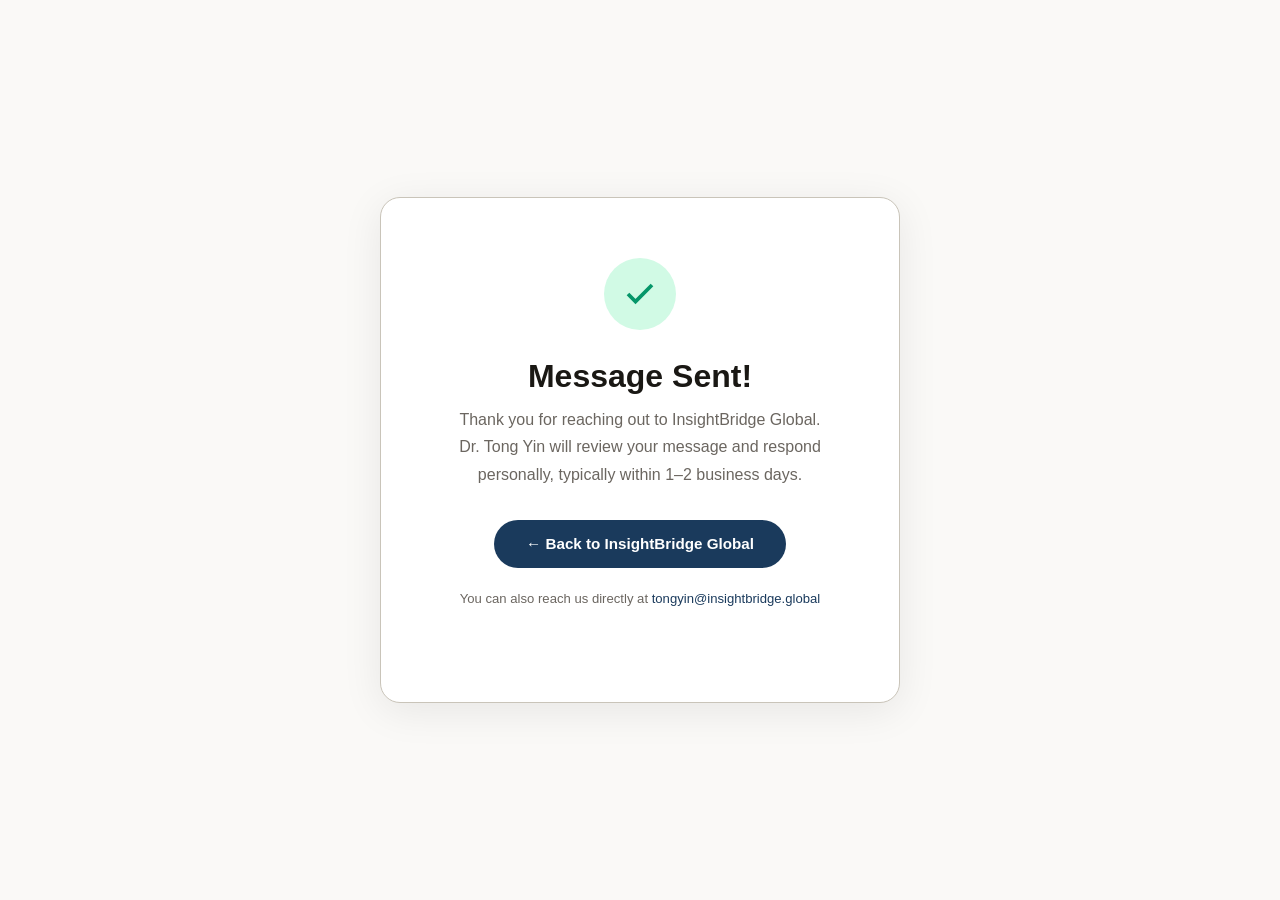
<file: thank-you.html>
<!DOCTYPE html>
<html lang="en" data-theme="light">
<head>
<meta charset="UTF-8">
<meta name="viewport" content="width=device-width, initial-scale=1.0">
<title>Message Sent | InsightBridge Global</title>
<link rel="stylesheet" href="base.css">
<link rel="stylesheet" href="style.css">
<link href="https://fonts.googleapis.com/css2?family=Instrument+Serif:ital@0;1&display=swap" rel="stylesheet">
<link href="https://api.fontshare.com/v2/css?f[]=satoshi@400;500;700&display=swap" rel="stylesheet">
<style>
  body { display: flex; align-items: center; justify-content: center; min-height: 100vh; margin: 0; background: var(--color-bg); }
  .thankyou-box {
    text-align: center;
    max-width: 520px;
    padding: 60px 40px;
    background: var(--color-surface);
    border: 1px solid var(--color-border);
    border-radius: 20px;
    box-shadow: 0 8px 40px rgba(0,0,0,0.08);
    margin: 20px;
  }
  .thankyou-icon {
    width: 72px; height: 72px;
    background: #d1fae5;
    border-radius: 50%;
    display: flex; align-items: center; justify-content: center;
    margin: 0 auto 28px;
  }
  .thankyou-icon svg { width: 36px; height: 36px; color: #059669; }
  h1 { font-size: 2rem; margin: 0 0 12px; color: var(--color-text); }
  p { color: var(--color-text-muted); line-height: 1.7; margin: 0 0 32px; font-size: 1rem; }
  .btn-home {
    display: inline-block;
    padding: 12px 32px;
    background: var(--color-primary);
    color: #fff;
    border-radius: 999px;
    text-decoration: none;
    font-weight: 600;
    font-size: 0.95rem;
    transition: opacity 0.2s;
  }
  .btn-home:hover { opacity: 0.85; }
  .email-note { font-size: 0.82rem; color: var(--color-text-muted); margin-top: 20px; }
</style>
</head>
<body>
<div class="thankyou-box">
  <div class="thankyou-icon">
    <svg viewBox="0 0 24 24" fill="none" stroke="currentColor" stroke-width="2.5">
      <polyline points="20 6 9 17 4 12"/>
    </svg>
  </div>
  <h1>Message Sent!</h1>
  <p>Thank you for reaching out to InsightBridge Global.<br>
  Dr. Tong Yin will review your message and respond personally, typically within 1–2 business days.</p>
  <a href="/" class="btn-home">← Back to InsightBridge Global</a>
  <p class="email-note">You can also reach us directly at <a href="mailto:tongyin@insightbridge.global">tongyin@insightbridge.global</a></p>
</div>

<!-- Zoho SalesIQ -->
<script>window.$zoho=window.$zoho || {};$zoho.salesiq=$zoho.salesiq||{ready:function(){}}</script>
<script id="zsiqscript" src="https://salesiq.zohopublic.com/widget?wc=siq76f4656c64d4e5065c3194d7d468d59d7e82783c33020b302bf072dc0b1090d4" defer></script>
</body>
</html>
</file>
<file: base.css>
*, *::before, *::after { box-sizing: border-box; margin: 0; padding: 0; }

html {
  -moz-text-size-adjust: none;
  -webkit-text-size-adjust: none;
  text-size-adjust: none;
  -webkit-font-smoothing: antialiased;
  -moz-osx-font-smoothing: grayscale;
  text-rendering: optimizeLegibility;
  scroll-behavior: smooth;
  hanging-punctuation: first last;
  scroll-padding-top: var(--space-16);
}

body {
  min-height: 100dvh;
  line-height: 1.6;
  font-family: var(--font-body, sans-serif);
  font-size: var(--text-base);
  color: var(--color-text);
  background-color: var(--color-bg);
  overflow-x: hidden;
}

img, picture, video, canvas, svg { display: block; max-width: 100%; height: auto; }
ul[role="list"], ol[role="list"] { list-style: none; }
input, button, textarea, select { font: inherit; color: inherit; }

h1, h2, h3, h4, h5, h6 { text-wrap: balance; line-height: 1.15; }
p, li, figcaption { text-wrap: pretty; max-width: 72ch; }

::selection {
  background: oklch(from var(--color-primary) l c h / 0.25);
  color: var(--color-text);
}

:focus-visible {
  outline: 2px solid var(--color-primary);
  outline-offset: 3px;
  border-radius: var(--radius-sm);
}

@media (prefers-reduced-motion: reduce) {
  *, *::before, *::after {
    animation-duration: 0.01ms !important;
    animation-iteration-count: 1 !important;
    transition-duration: 0.01ms !important;
    scroll-behavior: auto !important;
  }
}

button { cursor: pointer; background: none; border: none; }
table { border-collapse: collapse; width: 100%; }

a, button, [role="button"], [role="link"], input, textarea, select {
  transition: color var(--transition-interactive),
              background var(--transition-interactive),
              border-color var(--transition-interactive),
              box-shadow var(--transition-interactive);
}

.sr-only {
  position: absolute; width: 1px; height: 1px; padding: 0; margin: -1px;
  overflow: hidden; clip: rect(0, 0, 0, 0); white-space: nowrap; border-width: 0;
}
</file>
<file: dashboard.css>
/* ===== DASHBOARD DESIGN TOKENS (inherits from base.css) ===== */
:root {
  --font-display: 'Instrument Serif', Georgia, serif;
  --font-body: 'Satoshi', 'Helvetica Neue', sans-serif;

  --dash-bg: #f8f7f5;
  --dash-surface: #ffffff;
  --dash-sidebar: #1a1e2e;
  --dash-sidebar-hover: #252a3a;
  --dash-sidebar-active: #2c3248;
  --dash-sidebar-text: rgba(255,255,255,0.65);
  --dash-sidebar-text-active: #ffffff;
  --dash-border: #e5e2dc;
  --dash-text: #1a1814;
  --dash-text-muted: #6b6660;
  --dash-text-faint: #a09a92;
  --dash-primary: #1a3a5c;
  --dash-primary-hover: #0f2844;
  --dash-primary-highlight: #dce4ed;
  --dash-accent: #c8913a;
  --dash-danger: #c0392b;
  --dash-danger-hover: #a93226;
  --dash-success: #27ae60;
  --dash-radius: 0.5rem;

  --text-xs: 0.8125rem;
  --text-sm: 0.875rem;
  --text-base: 1rem;
  --text-lg: 1.25rem;
  --text-xl: 1.5rem;
  --text-2xl: 1.75rem;

  --space-1: 0.25rem;
  --space-2: 0.5rem;
  --space-3: 0.75rem;
  --space-4: 1rem;
  --space-5: 1.25rem;
  --space-6: 1.5rem;
  --space-8: 2rem;
  --space-10: 2.5rem;
  --space-12: 3rem;
}

/* ===== AUTH OVERLAY ===== */
.auth-overlay {
  position: fixed;
  inset: 0;
  z-index: 1000;
  background: var(--dash-bg);
  display: flex;
  align-items: center;
  justify-content: center;
}

.auth-box {
  background: var(--dash-surface);
  border: 1px solid var(--dash-border);
  border-radius: var(--dash-radius);
  padding: var(--space-10);
  width: 100%;
  max-width: 380px;
  text-align: center;
  box-shadow: 0 4px 24px rgba(0,0,0,0.08);
}

.auth-logo {
  font-family: var(--font-display);
  font-size: var(--text-2xl);
  color: var(--dash-primary);
  margin-bottom: var(--space-1);
}

.auth-sub {
  font-size: var(--text-sm);
  color: var(--dash-text-muted);
  margin-bottom: var(--space-8);
  text-transform: uppercase;
  letter-spacing: 0.08em;
}

.auth-form {
  text-align: left;
}

.auth-form label {
  display: block;
  font-size: var(--text-sm);
  font-weight: 500;
  color: var(--dash-text);
  margin-bottom: var(--space-2);
}

.auth-form input {
  width: 100%;
  padding: var(--space-3);
  border: 1px solid var(--dash-border);
  border-radius: var(--dash-radius);
  font-size: var(--text-sm);
  margin-bottom: var(--space-4);
  font-family: var(--font-body);
}

.auth-form input:focus {
  outline: none;
  border-color: var(--dash-primary);
  box-shadow: 0 0 0 3px var(--dash-primary-highlight);
}

.auth-error {
  color: var(--dash-danger);
  font-size: var(--text-xs);
  margin-top: var(--space-2);
  text-align: center;
}

/* ===== DASHBOARD LAYOUT ===== */
.dashboard {
  display: flex;
  min-height: 100vh;
  background: var(--dash-bg);
}

/* ===== SIDEBAR ===== */
.sidebar {
  width: 260px;
  flex-shrink: 0;
  background: var(--dash-sidebar);
  display: flex;
  flex-direction: column;
  position: fixed;
  top: 0;
  bottom: 0;
  left: 0;
  z-index: 50;
}

.sidebar__header {
  padding: var(--space-6);
  border-bottom: 1px solid rgba(255,255,255,0.08);
}

.sidebar__logo {
  text-decoration: none;
  display: block;
}

.sidebar__logo-text {
  display: block;
  font-family: var(--font-display);
  font-size: var(--text-lg);
  color: #fff;
}

.sidebar__logo-sub {
  display: block;
  font-size: var(--text-xs);
  color: var(--dash-sidebar-text);
  text-transform: uppercase;
  letter-spacing: 0.06em;
  margin-top: var(--space-1);
}

.sidebar__nav {
  flex: 1;
  padding: var(--space-4) 0;
  overflow-y: auto;
}

.sidebar__nav-item {
  display: flex;
  align-items: center;
  gap: var(--space-3);
  padding: var(--space-3) var(--space-6);
  color: var(--dash-sidebar-text);
  text-decoration: none;
  font-size: var(--text-sm);
  transition: background 120ms, color 120ms;
}

.sidebar__nav-item:hover {
  background: var(--dash-sidebar-hover);
  color: var(--dash-sidebar-text-active);
}

.sidebar__nav-item.active {
  background: var(--dash-sidebar-active);
  color: var(--dash-sidebar-text-active);
  font-weight: 500;
}

.sidebar__footer {
  padding: var(--space-4) var(--space-6);
  border-top: 1px solid rgba(255,255,255,0.08);
}

.sidebar__back-link {
  display: flex;
  align-items: center;
  gap: var(--space-2);
  color: var(--dash-sidebar-text);
  text-decoration: none;
  font-size: var(--text-xs);
}

.sidebar__back-link:hover {
  color: var(--dash-sidebar-text-active);
}

/* ===== MAIN CONTENT ===== */
.main {
  flex: 1;
  margin-left: 260px;
  display: flex;
  flex-direction: column;
  min-height: 100vh;
}

.main__header {
  display: flex;
  align-items: center;
  justify-content: space-between;
  padding: var(--space-6) var(--space-8);
  background: var(--dash-surface);
  border-bottom: 1px solid var(--dash-border);
  position: sticky;
  top: 0;
  z-index: 10;
}

.main__title {
  font-family: var(--font-display);
  font-size: var(--text-xl);
  color: var(--dash-text);
}

.main__body {
  flex: 1;
  padding: var(--space-8);
}

/* ===== PANELS ===== */
.panel {
  display: none;
}

.panel.active {
  display: block;
}

/* ===== FORM STYLES ===== */
.form-section {
  background: var(--dash-surface);
  border: 1px solid var(--dash-border);
  border-radius: var(--dash-radius);
  padding: var(--space-6);
  margin-bottom: var(--space-6);
}

.form-section__title {
  font-family: var(--font-display);
  font-size: var(--text-lg);
  color: var(--dash-text);
  margin-bottom: var(--space-6);
  padding-bottom: var(--space-3);
  border-bottom: 1px solid var(--dash-border);
}

.form-group {
  margin-bottom: var(--space-4);
  flex: 1;
}

.form-group label {
  display: block;
  font-size: var(--text-xs);
  font-weight: 500;
  color: var(--dash-text-muted);
  text-transform: uppercase;
  letter-spacing: 0.04em;
  margin-bottom: var(--space-2);
}

.form-input,
.form-textarea {
  width: 100%;
  padding: var(--space-3);
  border: 1px solid var(--dash-border);
  border-radius: var(--dash-radius);
  font-size: var(--text-sm);
  font-family: var(--font-body);
  color: var(--dash-text);
  background: var(--dash-surface);
  transition: border-color 120ms, box-shadow 120ms;
}

.form-input:focus,
.form-textarea:focus {
  outline: none;
  border-color: var(--dash-primary);
  box-shadow: 0 0 0 3px var(--dash-primary-highlight);
}

.form-textarea {
  resize: vertical;
  min-height: 80px;
}

.form-row {
  display: grid;
  grid-template-columns: 1fr 1fr;
  gap: var(--space-4);
}

/* ===== REPEATING ITEM (for publications, credentials, etc.) ===== */
.repeating-item {
  background: var(--dash-bg);
  border: 1px solid var(--dash-border);
  border-radius: var(--dash-radius);
  padding: var(--space-4);
  margin-bottom: var(--space-4);
  position: relative;
}

.repeating-item__header {
  display: flex;
  align-items: center;
  justify-content: space-between;
  margin-bottom: var(--space-3);
}

.repeating-item__title {
  font-size: var(--text-sm);
  font-weight: 600;
  color: var(--dash-text);
}

.repeating-item__remove {
  width: 28px;
  height: 28px;
  display: flex;
  align-items: center;
  justify-content: center;
  border-radius: var(--dash-radius);
  color: var(--dash-text-faint);
  cursor: pointer;
  border: none;
  background: none;
}

.repeating-item__remove:hover {
  background: #fde8e8;
  color: var(--dash-danger);
}

/* ===== BUTTONS ===== */
.btn-primary {
  display: inline-flex;
  align-items: center;
  justify-content: center;
  gap: var(--space-2);
  padding: var(--space-3) var(--space-6);
  background: var(--dash-primary);
  color: #fff;
  font-size: var(--text-sm);
  font-weight: 500;
  font-family: var(--font-body);
  border-radius: var(--dash-radius);
  border: none;
  cursor: pointer;
  letter-spacing: 0.02em;
  transition: background 120ms;
}

.btn-primary:hover {
  background: var(--dash-primary-hover);
}

.btn-secondary {
  display: inline-flex;
  align-items: center;
  justify-content: center;
  gap: var(--space-2);
  padding: var(--space-3) var(--space-5);
  background: var(--dash-surface);
  color: var(--dash-text);
  font-size: var(--text-sm);
  font-weight: 500;
  font-family: var(--font-body);
  border-radius: var(--dash-radius);
  border: 1px solid var(--dash-border);
  cursor: pointer;
  transition: background 120ms;
}

.btn-secondary:hover {
  background: var(--dash-bg);
}

.btn-danger {
  display: inline-flex;
  align-items: center;
  justify-content: center;
  gap: var(--space-2);
  padding: var(--space-3) var(--space-5);
  background: var(--dash-danger);
  color: #fff;
  font-size: var(--text-sm);
  font-weight: 500;
  font-family: var(--font-body);
  border-radius: var(--dash-radius);
  border: none;
  cursor: pointer;
  transition: background 120ms;
}

.btn-danger:hover {
  background: var(--dash-danger-hover);
}

.btn-upload {
  cursor: pointer;
}

.settings-actions {
  display: flex;
  gap: var(--space-4);
  flex-wrap: wrap;
}

/* ===== TOAST ===== */
.toast {
  position: fixed;
  bottom: var(--space-8);
  right: var(--space-8);
  background: var(--dash-text);
  color: #fff;
  padding: var(--space-3) var(--space-6);
  border-radius: var(--dash-radius);
  font-size: var(--text-sm);
  opacity: 0;
  transform: translateY(12px);
  transition: opacity 0.3s, transform 0.3s;
  pointer-events: none;
  z-index: 999;
}

.toast.show {
  opacity: 1;
  transform: translateY(0);
}

/* ===== MOBILE ===== */
@media (max-width: 768px) {
  .sidebar {
    width: 100%;
    position: relative;
    flex-direction: row;
    overflow-x: auto;
    flex-shrink: 0;
  }

  .sidebar__header {
    display: none;
  }

  .sidebar__nav {
    display: flex;
    padding: var(--space-2);
    gap: var(--space-1);
  }

  .sidebar__nav-item {
    white-space: nowrap;
    padding: var(--space-2) var(--space-4);
    border-radius: var(--dash-radius);
    font-size: var(--text-xs);
  }

  .sidebar__nav-item svg {
    display: none;
  }

  .sidebar__footer {
    display: none;
  }

  .dashboard {
    flex-direction: column;
  }

  .main {
    margin-left: 0;
  }

  .main__body {
    padding: var(--space-4);
  }

  .form-row {
    grid-template-columns: 1fr;
  }

  .settings-actions {
    flex-direction: column;
  }
}
</file>
<file: style.css>
/* ===== DESIGN TOKENS ===== */
:root {
  /* Type Scale */
  --text-xs:   clamp(0.75rem,  0.7rem  + 0.25vw, 0.875rem);
  --text-sm:   clamp(0.875rem, 0.8rem  + 0.35vw, 1rem);
  --text-base: clamp(1rem,     0.95rem + 0.25vw, 1.125rem);
  --text-lg:   clamp(1.125rem, 1rem    + 0.75vw, 1.5rem);
  --text-xl:   clamp(1.5rem,   1.2rem  + 1.25vw, 2.25rem);
  --text-2xl:  clamp(2rem,     1.2rem  + 2.5vw,  3.5rem);
  --text-3xl:  clamp(2.5rem,   1rem    + 4vw,    5rem);

  /* Spacing */
  --space-1:  0.25rem;
  --space-2:  0.5rem;
  --space-3:  0.75rem;
  --space-4:  1rem;
  --space-5:  1.25rem;
  --space-6:  1.5rem;
  --space-8:  2rem;
  --space-10: 2.5rem;
  --space-12: 3rem;
  --space-16: 4rem;
  --space-20: 5rem;
  --space-24: 6rem;
  --space-32: 8rem;

  /* Radius */
  --radius-sm: 0.375rem;
  --radius-md: 0.5rem;
  --radius-lg: 0.75rem;
  --radius-xl: 1rem;
  --radius-full: 9999px;

  --transition-interactive: 180ms cubic-bezier(0.16, 1, 0.3, 1);

  /* Content widths */
  --content-narrow: 640px;
  --content-default: 960px;
  --content-wide: 1200px;

  /* Fonts */
  --font-display: 'Instrument Serif', Georgia, serif;
  --font-body: 'Satoshi', 'Helvetica Neue', sans-serif;
}

/* ===== CUSTOM PALETTE — Authoritative / Scholarly ===== */
:root, [data-theme="light"] {
  --color-bg:             #faf9f7;
  --color-surface:        #ffffff;
  --color-surface-2:      #f5f3ef;
  --color-surface-offset: #edeae4;
  --color-divider:        #d8d4cc;
  --color-border:         #c9c4b9;
  --color-text:           #1a1814;
  --color-text-muted:     #6b6660;
  --color-text-faint:     #a09a92;
  --color-text-inverse:   #faf9f7;
  --color-primary:        #1a3a5c;
  --color-primary-hover:  #0f2844;
  --color-primary-active: #0a1c30;
  --color-primary-highlight: #dce4ed;
  --color-accent:         #c8913a;
  --color-accent-hover:   #b07e2f;
  --color-accent-active:  #956a25;
  --shadow-sm: 0 1px 2px rgba(26,24,20,0.05);
  --shadow-md: 0 4px 16px rgba(26,24,20,0.08);
  --shadow-lg: 0 12px 32px rgba(26,24,20,0.12);
}

[data-theme="dark"] {
  --color-bg:             #111110;
  --color-surface:        #1a1918;
  --color-surface-2:      #222120;
  --color-surface-offset: #1e1d1c;
  --color-divider:        #2d2c2a;
  --color-border:         #3a3937;
  --color-text:           #d4d2ce;
  --color-text-muted:     #8a8782;
  --color-text-faint:     #5a5855;
  --color-text-inverse:   #111110;
  --color-primary:        #6a9bc8;
  --color-primary-hover:  #5488b8;
  --color-primary-active: #4277a5;
  --color-primary-highlight: #1e2a36;
  --color-accent:         #daa54e;
  --color-accent-hover:   #c89540;
  --color-accent-active:  #b58535;
  --shadow-sm: 0 1px 2px rgba(0,0,0,0.3);
  --shadow-md: 0 4px 16px rgba(0,0,0,0.4);
  --shadow-lg: 0 12px 32px rgba(0,0,0,0.5);
}

@media (prefers-color-scheme: dark) {
  :root:not([data-theme]) {
    --color-bg:             #111110;
    --color-surface:        #1a1918;
    --color-surface-2:      #222120;
    --color-surface-offset: #1e1d1c;
    --color-divider:        #2d2c2a;
    --color-border:         #3a3937;
    --color-text:           #d4d2ce;
    --color-text-muted:     #8a8782;
    --color-text-faint:     #5a5855;
    --color-text-inverse:   #111110;
    --color-primary:        #6a9bc8;
    --color-primary-hover:  #5488b8;
    --color-primary-active: #4277a5;
    --color-primary-highlight: #1e2a36;
    --color-accent:         #daa54e;
    --color-accent-hover:   #c89540;
    --color-accent-active:  #b58535;
    --shadow-sm: 0 1px 2px rgba(0,0,0,0.3);
    --shadow-md: 0 4px 16px rgba(0,0,0,0.4);
    --shadow-lg: 0 12px 32px rgba(0,0,0,0.5);
  }
}

/* ===== GLOBAL ===== */
a { color: var(--color-primary); text-decoration: none; }
a:hover { color: var(--color-primary-hover); }

.container {
  width: 100%;
  max-width: var(--content-wide);
  margin: 0 auto;
  padding-inline: var(--space-6);
}

.section-padding {
  padding-block: clamp(var(--space-12), 8vw, var(--space-24));
}

/* ===== HEADER ===== */
.header {
  position: sticky;
  top: 0;
  z-index: 100;
  background: oklch(from var(--color-bg) l c h / 0.92);
  backdrop-filter: blur(16px);
  -webkit-backdrop-filter: blur(16px);
  border-bottom: 1px solid var(--color-divider);
  transition: transform 0.3s cubic-bezier(0.16, 1, 0.3, 1);
}

.header__inner {
  display: flex;
  align-items: center;
  justify-content: space-between;
  padding-block: var(--space-4);
  gap: var(--space-4);
}

.header__logo {
  display: flex;
  align-items: center;
  gap: var(--space-3);
  text-decoration: none;
  color: var(--color-text);
}

.header__logo-mark {
  width: 36px;
  height: 36px;
  flex-shrink: 0;
}

.header__logo-text {
  font-family: var(--font-display);
  font-size: var(--text-lg);
  line-height: 1.2;
  letter-spacing: -0.01em;
}

.header__logo-sub {
  font-family: var(--font-body);
  font-size: var(--text-xs);
  color: var(--color-text-muted);
  letter-spacing: 0.04em;
  text-transform: uppercase;
}

.header__nav {
  display: flex;
  align-items: center;
  gap: var(--space-6);
}

.header__nav a {
  font-size: var(--text-sm);
  color: var(--color-text-muted);
  text-decoration: none;
  letter-spacing: 0.01em;
  position: relative;
  padding-block: var(--space-1);
}

.header__nav a:hover,
.header__nav a.active {
  color: var(--color-text);
}

.header__controls {
  display: flex;
  align-items: center;
  gap: var(--space-3);
}

.header__controls button {
  width: 36px;
  height: 36px;
  display: flex;
  align-items: center;
  justify-content: center;
  border-radius: var(--radius-md);
  color: var(--color-text-muted);
}

.header__controls button:hover {
  background: var(--color-surface-offset);
  color: var(--color-text);
}

.mobile-menu-btn {
  display: none;
}

/* ===== HERO ===== */
.hero {
  position: relative;
  min-height: 85vh;
  display: flex;
  align-items: center;
  overflow: hidden;
}

.hero__bg {
  position: absolute;
  inset: 0;
  z-index: 0;
}

.hero__bg img {
  width: 100%;
  height: 100%;
  object-fit: cover;
}

.hero__bg::after {
  content: '';
  position: absolute;
  inset: 0;
  background: linear-gradient(135deg,
    oklch(from var(--color-bg) l c h / 0.88) 0%,
    oklch(from var(--color-bg) l c h / 0.6) 50%,
    oklch(from var(--color-bg) l c h / 0.4) 100%);
}

.hero__content {
  position: relative;
  z-index: 1;
  max-width: 720px;
}

.hero__label {
  font-size: var(--text-xs);
  text-transform: uppercase;
  letter-spacing: 0.12em;
  color: var(--color-accent);
  font-weight: 600;
  margin-bottom: var(--space-4);
}

.hero__title {
  font-family: var(--font-display);
  font-size: var(--text-3xl);
  line-height: 1.05;
  color: var(--color-text);
  margin-bottom: var(--space-6);
}

.hero__subtitle {
  font-size: var(--text-lg);
  color: var(--color-text-muted);
  line-height: 1.5;
  margin-bottom: var(--space-8);
  max-width: 580px;
}

.hero__cta {
  display: inline-flex;
  align-items: center;
  gap: var(--space-2);
  padding: var(--space-3) var(--space-6);
  background: var(--color-primary);
  color: var(--color-text-inverse);
  font-size: var(--text-sm);
  font-weight: 500;
  border-radius: var(--radius-md);
  text-decoration: none;
  letter-spacing: 0.02em;
}

.hero__cta:hover {
  background: var(--color-primary-hover);
  color: var(--color-text-inverse);
}

/* ===== FRAMEWORK SECTION ===== */
.framework {
  background: var(--color-primary);
  color: var(--color-text-inverse);
  position: relative;
  overflow: hidden;
}

.framework__bg {
  position: absolute;
  inset: 0;
  opacity: 0.15;
}

.framework__bg img {
  width: 100%;
  height: 100%;
  object-fit: cover;
}

.framework__content {
  position: relative;
  z-index: 1;
}

.framework__label {
  font-size: var(--text-xs);
  text-transform: uppercase;
  letter-spacing: 0.12em;
  color: var(--color-accent);
  font-weight: 600;
  margin-bottom: var(--space-4);
}

.framework__title {
  font-family: var(--font-display);
  font-size: var(--text-2xl);
  margin-bottom: var(--space-6);
  color: #fff;
}

.framework__desc {
  font-size: var(--text-base);
  line-height: 1.7;
  max-width: 680px;
  margin-bottom: var(--space-10);
  opacity: 0.9;
  color: rgba(255,255,255,0.9);
}

.framework__grid {
  display: grid;
  grid-template-columns: repeat(3, 1fr);
  gap: var(--space-6);
}

.framework__card {
  background: rgba(255,255,255,0.08);
  border: 1px solid rgba(255,255,255,0.12);
  border-radius: var(--radius-lg);
  padding: var(--space-6);
  backdrop-filter: blur(8px);
}

.framework__card-icon {
  font-size: var(--text-xl);
  margin-bottom: var(--space-3);
}

.framework__card h3 {
  font-family: var(--font-display);
  font-size: var(--text-lg);
  margin-bottom: var(--space-2);
  color: #fff;
}

.framework__card p {
  font-size: var(--text-sm);
  line-height: 1.6;
  opacity: 0.8;
  color: rgba(255,255,255,0.8);
}

/* ===== PARADIGM TABLE ===== */
.paradigm-table {
  margin-top: var(--space-10);
  overflow-x: auto;
}

.paradigm-table table {
  min-width: 700px;
  font-size: var(--text-sm);
  border-radius: var(--radius-lg);
  overflow: hidden;
}

.paradigm-table th {
  background: rgba(255,255,255,0.12);
  padding: var(--space-3) var(--space-4);
  text-align: left;
  font-weight: 600;
  color: #fff;
}

.paradigm-table td {
  padding: var(--space-3) var(--space-4);
  border-top: 1px solid rgba(255,255,255,0.08);
  color: rgba(255,255,255,0.85);
}

.paradigm-table tr:hover td {
  background: rgba(255,255,255,0.04);
}

/* ===== PUBLICATIONS ===== */
.publications__grid {
  display: grid;
  grid-template-columns: repeat(2, 1fr);
  gap: var(--space-6);
}

.pub-card {
  background: var(--color-surface);
  border: 1px solid var(--color-divider);
  border-radius: var(--radius-lg);
  padding: var(--space-6);
  transition: box-shadow var(--transition-interactive),
              transform var(--transition-interactive);
}

.pub-card:hover {
  box-shadow: var(--shadow-md);
  transform: translateY(-2px);
}

.pub-card__tag {
  display: inline-block;
  font-size: var(--text-xs);
  text-transform: uppercase;
  letter-spacing: 0.08em;
  color: var(--color-accent);
  font-weight: 600;
  margin-bottom: var(--space-2);
}

.pub-card__title {
  font-family: var(--font-display);
  font-size: var(--text-lg);
  margin-bottom: var(--space-2);
  color: var(--color-text);
}

.pub-card__desc {
  font-size: var(--text-sm);
  color: var(--color-text-muted);
  line-height: 1.6;
  margin-bottom: var(--space-3);
}

.pub-card__meta {
  font-size: var(--text-xs);
  color: var(--color-text-faint);
}

/* ===== ABOUT ===== */
.about__grid {
  display: grid;
  grid-template-columns: 1fr 1.5fr;
  gap: var(--space-12);
  align-items: start;
}

.about__image-wrap {
  position: relative;
  border-radius: var(--radius-lg);
  overflow: hidden;
  aspect-ratio: 3/4;
}

.about__image-wrap img {
  width: 100%;
  height: 100%;
  object-fit: cover;
  object-position: center 20%;
}

.about__credentials {
  margin-top: var(--space-8);
}

.about__cred-item {
  display: flex;
  align-items: flex-start;
  gap: var(--space-3);
  padding-block: var(--space-3);
  border-bottom: 1px solid var(--color-divider);
}

.about__cred-item:last-child {
  border-bottom: none;
}

.about__cred-icon {
  flex-shrink: 0;
  width: 20px;
  color: var(--color-accent);
  margin-top: 2px;
}

.about__cred-text strong {
  display: block;
  font-size: var(--text-sm);
  color: var(--color-text);
}

.about__cred-text span {
  font-size: var(--text-xs);
  color: var(--color-text-muted);
}

/* ===== CASE STUDIES ===== */
.case-card {
  background: var(--color-surface);
  border: 1px solid var(--color-divider);
  border-radius: var(--radius-lg);
  overflow: hidden;
  transition: box-shadow var(--transition-interactive);
}

.case-card:hover {
  box-shadow: var(--shadow-md);
}

.case-card__header {
  padding: var(--space-6) var(--space-6) var(--space-4);
}

.case-card__tag {
  display: inline-block;
  font-size: var(--text-xs);
  text-transform: uppercase;
  letter-spacing: 0.08em;
  font-weight: 600;
  padding: var(--space-1) var(--space-3);
  border-radius: var(--radius-sm);
  background: var(--color-primary-highlight);
  color: var(--color-primary);
  margin-bottom: var(--space-3);
}

.case-card__title {
  font-family: var(--font-display);
  font-size: var(--text-xl);
  color: var(--color-text);
  margin-bottom: var(--space-3);
}

.case-card__body {
  padding: 0 var(--space-6) var(--space-6);
}

.case-card__body p {
  font-size: var(--text-sm);
  color: var(--color-text-muted);
  line-height: 1.6;
}

.case-card__topics {
  display: flex;
  flex-wrap: wrap;
  gap: var(--space-2);
  margin-top: var(--space-4);
}

.case-card__topics span {
  font-size: var(--text-xs);
  padding: var(--space-1) var(--space-3);
  background: var(--color-surface-2);
  border-radius: var(--radius-full);
  color: var(--color-text-muted);
}

/* ===== BOOK BANNER ===== */
.book-banner {
  background: var(--color-surface-offset);
  border-radius: var(--radius-xl);
  padding: var(--space-10);
  display: flex;
  align-items: center;
  gap: var(--space-10);
  margin-top: var(--space-12);
}

.book-banner__icon {
  font-size: 4rem;
  flex-shrink: 0;
}

.book-banner__title {
  font-family: var(--font-display);
  font-size: var(--text-xl);
  margin-bottom: var(--space-2);
}

.book-banner__desc {
  font-size: var(--text-sm);
  color: var(--color-text-muted);
  line-height: 1.6;
}

/* ===== CONTACT ===== */
.contact__grid {
  display: grid;
  grid-template-columns: 1fr 1fr;
  gap: var(--space-12);
}

.contact__info-item {
  display: flex;
  align-items: center;
  gap: var(--space-3);
  padding-block: var(--space-4);
  border-bottom: 1px solid var(--color-divider);
}

.contact__info-item:last-child {
  border-bottom: none;
}

.contact__info-icon {
  width: 40px;
  height: 40px;
  display: flex;
  align-items: center;
  justify-content: center;
  background: var(--color-primary-highlight);
  color: var(--color-primary);
  border-radius: var(--radius-md);
  flex-shrink: 0;
}

.contact__form label {
  display: block;
  font-size: var(--text-sm);
  font-weight: 500;
  margin-bottom: var(--space-1);
  color: var(--color-text);
}

.contact__form input,
.contact__form textarea {
  width: 100%;
  padding: var(--space-3);
  border: 1px solid var(--color-border);
  border-radius: var(--radius-md);
  background: var(--color-surface);
  font-size: var(--text-sm);
  margin-bottom: var(--space-4);
}

.contact__form input:focus,
.contact__form textarea:focus {
  outline: none;
  border-color: var(--color-primary);
  box-shadow: 0 0 0 3px var(--color-primary-highlight);
}

.contact__form textarea {
  min-height: 140px;
  resize: vertical;
}

.btn-primary {
  display: inline-flex;
  align-items: center;
  gap: var(--space-2);
  padding: var(--space-3) var(--space-6);
  background: var(--color-primary);
  color: var(--color-text-inverse);
  font-size: var(--text-sm);
  font-weight: 500;
  border-radius: var(--radius-md);
  border: none;
  cursor: pointer;
  letter-spacing: 0.02em;
}

.btn-primary:hover {
  background: var(--color-primary-hover);
}

/* ===== FOOTER ===== */
.footer {
  background: var(--color-surface-2);
  border-top: 1px solid var(--color-divider);
  padding-block: var(--space-10);
}

.footer__inner {
  display: flex;
  justify-content: space-between;
  align-items: center;
  flex-wrap: wrap;
  gap: var(--space-4);
}

.footer__text {
  font-size: var(--text-xs);
  color: var(--color-text-muted);
}

.footer__links {
  display: flex;
  gap: var(--space-6);
}

.footer__links a {
  font-size: var(--text-xs);
  color: var(--color-text-faint);
  text-decoration: none;
}

.footer__links a:hover {
  color: var(--color-text);
}

/* ===== SECTION HEADERS ===== */
.section-label {
  font-size: var(--text-xs);
  text-transform: uppercase;
  letter-spacing: 0.12em;
  color: var(--color-accent);
  font-weight: 600;
  margin-bottom: var(--space-3);
}

.section-title {
  font-family: var(--font-display);
  font-size: var(--text-2xl);
  color: var(--color-text);
  margin-bottom: var(--space-4);
}

.section-desc {
  font-size: var(--text-base);
  color: var(--color-text-muted);
  max-width: 640px;
  line-height: 1.7;
  margin-bottom: var(--space-10);
}

/* ===== QUOTE ===== */
.pullquote {
  border-left: 3px solid var(--color-accent);
  padding-left: var(--space-6);
  margin-block: var(--space-8);
}

.pullquote p {
  font-family: var(--font-display);
  font-size: var(--text-lg);
  font-style: italic;
  color: var(--color-text);
  line-height: 1.5;
}

.pullquote cite {
  display: block;
  font-family: var(--font-body);
  font-size: var(--text-xs);
  color: var(--color-text-muted);
  font-style: normal;
  margin-top: var(--space-2);
}

/* ===== STAT ROW ===== */
.stat-row {
  display: grid;
  grid-template-columns: repeat(3, 1fr);
  gap: var(--space-6);
  margin-block: var(--space-10);
}

.stat-item {
  text-align: center;
  padding: var(--space-6);
  background: var(--color-surface);
  border-radius: var(--radius-lg);
  border: 1px solid var(--color-divider);
}

.stat-item__number {
  font-family: var(--font-display);
  font-size: var(--text-2xl);
  color: var(--color-primary);
  line-height: 1;
  margin-bottom: var(--space-2);
}

.stat-item__label {
  font-size: var(--text-xs);
  color: var(--color-text-muted);
  text-transform: uppercase;
  letter-spacing: 0.06em;
}

/* ===== SCROLL REVEAL ===== */
.reveal {
  opacity: 0;
  transform: translateY(24px);
  transition: opacity 0.7s cubic-bezier(0.16, 1, 0.3, 1),
              transform 0.7s cubic-bezier(0.16, 1, 0.3, 1);
}

.reveal.visible {
  opacity: 1;
  transform: translateY(0);
}

/* ===== MOBILE OVERLAY NAV ===== */
.mobile-nav {
  display: none;
  position: fixed;
  inset: 0;
  z-index: 200;
  background: oklch(from var(--color-bg) l c h / 0.96);
  backdrop-filter: blur(20px);
  -webkit-backdrop-filter: blur(20px);
  flex-direction: column;
  align-items: center;
  justify-content: center;
  gap: var(--space-8);
}

.mobile-nav.open {
  display: flex;
}

.mobile-nav a {
  font-family: var(--font-display);
  font-size: var(--text-xl);
  color: var(--color-text);
  text-decoration: none;
}

.mobile-nav__close {
  position: absolute;
  top: var(--space-4);
  right: var(--space-6);
  width: 44px;
  height: 44px;
  display: flex;
  align-items: center;
  justify-content: center;
  color: var(--color-text);
}

/* ===== PAGE DIVIDERS ===== */
.page-divider {
  display: none;
}

/* ===== PUBLICATION CARD — READ LINKS ===== */
.pub-card__links { display: flex; gap: 0.5rem; margin-top: 1rem; flex-wrap: wrap; }
.pub-card__link { display: inline-flex; align-items: center; gap: 0.25rem; padding: 0.35rem 0.75rem; border: 1px solid rgba(200,145,58,0.4); border-radius: 999px; font-size: 0.8rem; font-weight: 600; color: var(--color-accent); text-decoration: none; transition: all 0.2s; }
.pub-card__link:hover { background: var(--color-primary); color: #fff; border-color: var(--color-primary); }
.pub-card__link svg { width: 14px; height: 14px; }

/* ===== ABOUT — EMAIL ===== */
.about__email {
  display: inline-flex;
  align-items: center;
  gap: var(--space-2);
  margin-top: var(--space-4);
  padding: var(--space-3) var(--space-5);
  background: var(--color-primary-highlight);
  border-radius: var(--radius-md);
  color: var(--color-primary);
  font-size: var(--text-sm);
  font-weight: 500;
  text-decoration: none;
}

.about__email:hover {
  background: var(--color-primary);
  color: var(--color-text-inverse);
}

/* ===== ABOUT — DIPLOMAS ===== */
.about__diplomas {
  margin-top: var(--space-10);
}

.about__diplomas-heading {
  font-family: var(--font-display);
  font-size: var(--text-lg);
  color: var(--color-text);
  margin-bottom: var(--space-6);
}

.about__diplomas-grid {
  display: grid;
  grid-template-columns: 1fr 1fr;
  gap: var(--space-6);
}

.about__diploma-item {
  border-radius: var(--radius-lg);
  overflow: hidden;
  border: 1px solid var(--color-divider);
  background: var(--color-surface);
}

.about__diploma-item img {
  width: 100%;
  height: auto;
  display: block;
}

/* ===== ABOUT — FORTHCOMING BOOKS ===== */
.about__books {
  margin-top: var(--space-10);
}

.about__books h3 {
  font-family: var(--font-display);
  font-size: var(--text-lg);
  color: var(--color-text);
  margin-bottom: var(--space-4);
}

.about__book-item {
  padding: var(--space-4) var(--space-5);
  background: var(--color-surface);
  border: 1px solid var(--color-divider);
  border-radius: var(--radius-md);
  margin-bottom: var(--space-3);
}

.about__book-item strong {
  display: block;
  font-family: var(--font-display);
  font-size: var(--text-base);
  color: var(--color-text);
  margin-bottom: var(--space-1);
}

.about__book-item span {
  font-size: var(--text-sm);
  color: var(--color-text-muted);
}

/* ===== AI MODEL SECTION ===== */
.ai-model {
  position: relative;
  overflow: hidden;
  background: linear-gradient(135deg, #0d1b2a 0%, #1b2a3e 40%, #1a3050 70%, #152238 100%);
  color: #fff;
}

.ai-model::before {
  content: '';
  position: absolute;
  inset: 0;
  background:
    radial-gradient(circle at 20% 80%, rgba(106,155,200,0.08) 0%, transparent 50%),
    radial-gradient(circle at 80% 20%, rgba(200,145,58,0.06) 0%, transparent 50%),
    repeating-linear-gradient(
      0deg,
      transparent,
      transparent 60px,
      rgba(255,255,255,0.02) 60px,
      rgba(255,255,255,0.02) 61px
    ),
    repeating-linear-gradient(
      90deg,
      transparent,
      transparent 60px,
      rgba(255,255,255,0.02) 60px,
      rgba(255,255,255,0.02) 61px
    );
  pointer-events: none;
}

.ai-model__content {
  position: relative;
  z-index: 1;
}

.ai-model__label {
  font-size: var(--text-xs);
  text-transform: uppercase;
  letter-spacing: 0.12em;
  color: var(--color-accent);
  font-weight: 600;
  margin-bottom: var(--space-4);
}

.ai-model__title {
  font-family: var(--font-display);
  font-size: var(--text-2xl);
  margin-bottom: var(--space-6);
  color: #fff;
}

.ai-model__desc {
  font-size: var(--text-base);
  line-height: 1.7;
  max-width: 680px;
  margin-bottom: var(--space-10);
  color: rgba(255,255,255,0.85);
}

.ai-model__grid {
  display: grid;
  grid-template-columns: repeat(3, 1fr);
  gap: var(--space-6);
}

.ai-model__card {
  background: rgba(255,255,255,0.06);
  border: 1px solid rgba(255,255,255,0.1);
  border-radius: var(--radius-lg);
  padding: var(--space-6);
  backdrop-filter: blur(8px);
  transition: transform var(--transition-interactive),
              box-shadow var(--transition-interactive);
}

.ai-model__card:hover {
  transform: translateY(-2px);
  box-shadow: 0 8px 24px rgba(0,0,0,0.3);
}

.ai-model__card-icon {
  font-size: var(--text-xl);
  margin-bottom: var(--space-3);
}

.ai-model__card h3 {
  font-family: var(--font-display);
  font-size: var(--text-lg);
  margin-bottom: var(--space-2);
  color: #fff;
}

.ai-model__card p {
  font-size: var(--text-sm);
  line-height: 1.6;
  color: rgba(255,255,255,0.75);
}

/* ===== AI MODEL — APPLICATIONS ===== */
.ai-model__applications {
  margin-top: var(--space-12);
  padding-top: var(--space-10);
  border-top: 1px solid rgba(255,255,255,0.1);
}

.ai-model__applications-title {
  font-family: var(--font-display);
  font-size: var(--text-xl);
  color: #fff;
  margin-bottom: var(--space-6);
}

.ai-model__applications-grid {
  display: grid;
  grid-template-columns: repeat(2, 1fr);
  gap: var(--space-4);
}

.ai-model__app-item {
  display: flex;
  align-items: center;
  gap: var(--space-3);
  padding: var(--space-4);
  background: rgba(255,255,255,0.04);
  border: 1px solid rgba(255,255,255,0.08);
  border-radius: var(--radius-md);
  font-size: var(--text-sm);
  color: rgba(255,255,255,0.85);
}

.ai-model__app-item svg {
  flex-shrink: 0;
  color: var(--color-accent);
}

/* ===== BOOK BANNER — MULTI-BOOK ===== */
.book-banner__books {
  display: flex;
  flex-direction: column;
  gap: var(--space-6);
}

.book-banner__book-item {
  padding-bottom: var(--space-6);
  border-bottom: 1px solid var(--color-divider);
}

.book-banner__book-item:last-child {
  padding-bottom: 0;
  border-bottom: none;
}

/* ===== TABLET ===== */
@media (max-width: 1024px) {
  .framework__grid {
    grid-template-columns: repeat(2, 1fr);
  }
  .ai-model__grid {
    grid-template-columns: repeat(2, 1fr);
  }
}

/* ===== MOBILE ===== */
@media (max-width: 768px) {
  .header__nav { display: none; }
  .mobile-menu-btn { display: flex; }

  .hero { min-height: 70vh; }
  .hero__title { font-size: var(--text-2xl); }

  .framework__grid {
    grid-template-columns: 1fr;
  }

  .ai-model__grid {
    grid-template-columns: 1fr;
  }

  .ai-model__applications-grid {
    grid-template-columns: 1fr;
  }

  .publications__grid {
    grid-template-columns: 1fr;
  }

  .about__grid {
    grid-template-columns: 1fr;
  }

  .about__diplomas-grid {
    grid-template-columns: 1fr;
  }

  .contact__grid {
    grid-template-columns: 1fr;
  }

  .stat-row {
    grid-template-columns: 1fr;
  }

  .book-banner {
    flex-direction: column;
    text-align: center;
    padding: var(--space-6);
  }

  .footer__inner {
    flex-direction: column;
    text-align: center;
  }
}

/* ===== PAGE VISIBILITY ===== */
/* ===== LANGUAGE TOGGLE ===== */
[data-lang="en"] .lang-cn { display: none !important; }
[data-lang="cn"] .lang-en { display: none !important; }

.page { display: none; }
.page.active { display: block; }

/* ===== NEWS TICKER ===== */
.news-ticker {
  background: var(--color-primary);
  overflow: hidden;
  white-space: nowrap;
  position: relative;
  z-index: 99;
}

.news-ticker__track {
  display: inline-flex;
  text-decoration: none;
  color: var(--color-text-inverse);
  padding-block: var(--space-2);
}

.news-ticker__track:hover {
  color: var(--color-text-inverse);
  opacity: 0.9;
}

.news-ticker__content {
  display: inline-block;
  animation: ticker-scroll 35s linear infinite;
  font-size: var(--text-xs);
  font-weight: 500;
  letter-spacing: 0.02em;
  padding-left: 100%;
}

@keyframes ticker-scroll {
  0%   { transform: translateX(0); }
  100% { transform: translateX(-50%); }
}

.news-ticker:hover .news-ticker__content {
  animation-play-state: paused;
}

/* ===== NEWS SECTION ===== */
.news-grid {
  display: flex;
  flex-direction: column;
  gap: var(--space-8);
}

.news-card {
  background: var(--color-surface);
  border: 1px solid var(--color-divider);
  border-radius: var(--radius-lg);
  padding: var(--space-8);
  transition: box-shadow var(--transition-interactive),
              transform var(--transition-interactive);
}

.news-card:hover {
  box-shadow: var(--shadow-md);
  transform: translateY(-2px);
}

.news-card__date {
  display: inline-block;
  font-size: var(--text-xs);
  text-transform: uppercase;
  letter-spacing: 0.08em;
  font-weight: 600;
  padding: var(--space-1) var(--space-3);
  border-radius: var(--radius-sm);
  background: var(--color-primary-highlight);
  color: var(--color-primary);
  margin-bottom: var(--space-3);
}

.news-card__title {
  font-family: var(--font-display);
  font-size: var(--text-xl);
  color: var(--color-text);
  margin-bottom: var(--space-4);
  line-height: 1.3;
}

.news-card__body p {
  font-size: var(--text-sm);
  color: var(--color-text-muted);
  line-height: 1.7;
  margin-bottom: var(--space-3);
}

.news-card__body p:last-child {
  margin-bottom: 0;
}

.news-card__product {
  padding: var(--space-4) var(--space-5);
  background: var(--color-surface-2);
  border: 1px solid var(--color-divider);
  border-radius: var(--radius-md);
  margin-bottom: var(--space-4);
}

.news-card__product strong {
  display: block;
  font-family: var(--font-display);
  font-size: var(--text-base);
  color: var(--color-text);
  margin-bottom: var(--space-2);
}

.news-card__product p {
  margin-bottom: var(--space-3);
}

.news-card__demo-link {
  display: inline-flex;
  align-items: center;
  gap: var(--space-2);
  padding: var(--space-2) var(--space-4);
  border: 1px solid rgba(200,145,58,0.4);
  border-radius: var(--radius-full);
  font-size: var(--text-xs);
  font-weight: 600;
  color: var(--color-accent);
  text-decoration: none;
  transition: all 0.2s;
}

.news-card__demo-link:hover {
  background: var(--color-primary);
  color: #fff;
  border-color: var(--color-primary);
}

.news-card__book-list {
  padding-left: var(--space-5);
  margin-bottom: var(--space-4);
}

.news-card__book-list li {
  font-size: var(--text-sm);
  color: var(--color-text-muted);
  line-height: 1.7;
  margin-bottom: var(--space-3);
}

.news-card__book-list li strong {
  color: var(--color-text);
}

@media (max-width: 768px) {
  .news-card {
    padding: var(--space-5);
  }
}

/* ============================================================
   LANGUAGE DROPDOWN & RTL — appended Apr 2026
   ============================================================ */

/* ----- Language dropdown ----- */
.lang-select {
  position: relative;
}

.lang-select__btn {
  display: inline-flex;
  align-items: center;
  gap: 4px;
  height: 36px;
  padding: 0 var(--space-3);
  border-radius: var(--radius-md);
  color: var(--color-text-muted);
  font-size: var(--text-xs);
  font-weight: 600;
  letter-spacing: 0.03em;
  white-space: nowrap;
  cursor: pointer;
  transition: background var(--transition-interactive), color var(--transition-interactive);
}

.lang-select__btn:hover {
  background: var(--color-surface-offset);
  color: var(--color-text);
}

.lang-select__menu {
  display: none;
  position: absolute;
  top: calc(100% + 6px);
  right: 0;
  min-width: min(220px, calc(100vw - var(--space-6)));
  max-width: calc(100vw - var(--space-6));
  max-height: calc(100dvh - 80px);
  background: var(--color-surface);
  border: 1px solid var(--color-divider);
  border-radius: var(--radius-lg);
  box-shadow: var(--shadow-md);
  z-index: 300;
  overflow-y: auto;
  overflow-x: hidden;
  -webkit-overflow-scrolling: touch;
  overscroll-behavior: contain;
}

.lang-select__menu.open {
  display: block;
}

.lang-select__option {
  display: flex;
  align-items: center;
  width: 100% !important;
  min-width: 100%;
  height: auto !important;
  box-sizing: border-box;
  padding: 10px var(--space-4);
  font-size: var(--text-sm);
  color: var(--color-text-muted);
  text-align: left;
  cursor: pointer;
  transition: background var(--transition-interactive), color var(--transition-interactive);
  min-height: 40px;
  gap: var(--space-2);
  white-space: nowrap;
  line-height: 1.3;
  flex-shrink: 0;
  border-radius: 0;
}

.lang-select__option:hover {
  background: var(--color-surface-2);
  color: var(--color-text);
}

.lang-select__option.active {
  color: var(--color-primary);
  font-weight: 600;
  background: var(--color-primary-highlight);
}

/* Hide Google Translate bar that GT injects at top */
.goog-te-banner-frame,
#goog-gt-tt,
.goog-te-balloon-frame,
div#goog-gt- {
  display: none !important;
}

body {
  top: 0 !important; /* GT shifts body down by banner height */
}

/* ----- Arabic RTL ----- */
[dir="rtl"] .header__inner {
  flex-direction: row-reverse;
}

[dir="rtl"] .header__nav {
  flex-direction: row-reverse;
}

[dir="rtl"] .mobile-nav {
  right: auto;
  left: 0;
  border-left: none;
  border-right: 1px solid var(--color-divider);
  transform: translateX(-100%);
}

[dir="rtl"] .mobile-nav.open {
  transform: translateX(0);
}

[dir="rtl"] .pullquote {
  border-left: none;
  border-right: 3px solid var(--color-accent);
  padding-left: 0;
  padding-right: var(--space-6);
}

[dir="rtl"] .news-ticker__content {
  animation-direction: reverse;
}

[dir="rtl"] .lang-select__menu {
  right: auto;
  left: 0;
}

/* ============================================================
   MOBILE OPTIMISATIONS v4 — appended Apr 2026
   ============================================================ */

/* ----- Mobile drawer (slide-in from right) — MOBILE ONLY ----- */
.mobile-nav-backdrop {
  display: none;
  position: fixed;
  inset: 0;
  z-index: 190;
  background: rgba(0,0,0,0.45);
  backdrop-filter: blur(2px);
  -webkit-backdrop-filter: blur(2px);
}

/* Desktop: keep original display:none behaviour (drawer not needed) */
@media (min-width: 769px) {
  .mobile-nav {
    display: none !important;
  }
  .mobile-nav-backdrop {
    display: none !important;
  }
}

/* Mobile only: slide-in drawer */
@media (max-width: 768px) {
  .mobile-nav {
    /* override old full-screen centering FIRST so explicit anchors below win */
    inset: auto;
    display: flex;
    flex-direction: column;
    align-items: stretch;
    justify-content: flex-start;
    position: fixed;
    top: 0;
    right: 0;
    bottom: 0;
    left: auto;
    width: min(82vw, 300px);
    height: 100dvh;       /* fill the entire viewport so items can scroll if needed */
    max-height: 100dvh;
    z-index: 200;
    background: var(--color-surface);
    background-color: var(--color-surface);
    border-left: 1px solid var(--color-divider);
    padding: max(env(safe-area-inset-top), var(--space-3)) var(--space-5) max(env(safe-area-inset-bottom), var(--space-4));
    gap: 0;
    overflow-y: auto;
    -webkit-overflow-scrolling: touch;
    overscroll-behavior: contain;
    transform: translateX(100%);
    transition: transform 0.28s cubic-bezier(0.16, 1, 0.3, 1);
  }

  .mobile-nav.open {
    transform: translateX(0);
  }

  .mobile-nav a {
    font-family: var(--font-body);
    font-size: var(--text-base);
    font-weight: 500;
    color: var(--color-text);
    text-decoration: none;
    padding: 10px 0;
    border-bottom: 1px solid var(--color-divider);
    width: 100%;
    min-height: 44px;
    display: flex;
    align-items: center;
    flex-shrink: 0;
  }

  .mobile-nav a:last-of-type {
    border-bottom: none;
  }

  .mobile-nav__close {
    align-self: flex-end;
    margin: 0 calc(-1 * var(--space-2)) var(--space-2) 0;
    width: 40px;
    height: 40px;
    display: flex;
    align-items: center;
    justify-content: center;
    color: var(--color-text);
    position: static;
    flex-shrink: 0;
  }
}

/* Fallback for older iOS Safari that doesn't support 100dvh */
@supports not (height: 100dvh) {
  @media (max-width: 768px) {
    .mobile-nav { height: 100vh; max-height: 100vh; }
  }
}

/* Tighter drawer on short phones (e.g. iPhone SE) */
@media (max-width: 768px) and (max-height: 700px) {
  .mobile-nav {
    padding-top: var(--space-2);
    padding-bottom: var(--space-3);
  }
  .mobile-nav a {
    padding: 8px 0;
    min-height: 40px;
    font-size: var(--text-sm);
  }
  .mobile-nav__close {
    width: 36px;
    height: 36px;
    margin-bottom: var(--space-1);
  }
}

/* ----- Reduce backdrop blur on header for mobile perf ----- */
@media (max-width: 768px) {
  .header {
    backdrop-filter: blur(8px);
    -webkit-backdrop-filter: blur(8px);
  }
}

/* ----- Hero shorter on mobile ----- */
@media (max-width: 768px) {
  .hero { min-height: 60vh; }
}

/* ----- Touch targets ≥ 44px ----- */
@media (max-width: 768px) {
  .header__controls button,
  .btn-primary,
  .hero__cta {
    min-height: 44px;
    min-width: 44px;
  }

  .header__nav a {
    min-height: 44px;
    display: inline-flex;
    align-items: center;
  }

  .footer__links a {
    padding: var(--space-2) 0;
    display: inline-block;
  }
}

/* ----- Container padding tighter on small phones ----- */
@media (max-width: 480px) {
  .container {
    padding-inline: var(--space-4);
  }

  .section-padding {
    padding-block: clamp(var(--space-8), 8vw, var(--space-16));
  }

  .stat-item {
    padding: var(--space-4);
  }

  .stat-item__number {
    font-size: clamp(1.6rem, 8vw, 2.5rem);
  }

  .pullquote p {
    font-size: var(--text-base);
  }
}

/* ----- News ticker: slower on mobile ----- */
@media (max-width: 768px) {
  .news-ticker__content {
    animation-duration: 60s;
  }
}

/* ----- Pub cards: readable on mobile ----- */
@media (max-width: 480px) {
  .pub-card {
    padding: var(--space-4);
  }

  .pub-card__links {
    flex-direction: column;
  }
}

/* ----- Book banner: tighter on small phones ----- */
@media (max-width: 480px) {
  .book-banner {
    padding: var(--space-5);
    gap: var(--space-4);
  }
}

/* ----- Framework card: better on mobile ----- */
@media (max-width: 480px) {
  .framework__card,
  .ai-model__card {
    padding: var(--space-4);
  }
}

/* ----- Paradigm table: horizontal scroll hint ----- */
@media (max-width: 768px) {
  .paradigm-table {
    -webkit-overflow-scrolling: touch;
  }
  .paradigm-table::after {
    content: '';
    display: block;
    width: 100%;
    height: 2px;
  }
}

/* ----- About diplomas: single column on tiny screens ----- */
@media (max-width: 480px) {
  .about__diplomas-grid {
    grid-template-columns: 1fr;
  }
}

/* ============================================================
   iPad / Tablet drawer fix — 2026-04
   Force hamburger button + drawer hidden at >=769px so iPad
   users cannot accidentally trigger the side drawer.
   ============================================================ */
@media (min-width: 769px) {
  .mobile-menu-btn,
  .header__controls .mobile-menu-btn {
    display: none !important;
  }
  .mobile-nav,
  .mobile-nav.open,
  .mobile-nav-backdrop {
    display: none !important;
    transform: translateX(100%) !important;
    pointer-events: none !important;
  }
}

/* ============================================================
   iPad/Tablet hero + news ticker fixes — 2026-04
   ============================================================ */

/* 1) Hero background: ensure picture + img fill the hero container.
      Without this, the <img> (with html width/height attrs) gets aspect-ratio
      sized by base.css 'img { height: auto }', leaving white space below. */
.hero__bg {
  position: absolute;
  inset: 0;
  z-index: 0;
  overflow: hidden;
}
.hero__bg picture {
  display: block;
  position: absolute;
  inset: 0;
  width: 100%;
  height: 100%;
}
.hero__bg picture img,
.hero__bg > img {
  position: absolute !important;
  inset: 0 !important;
  width: 100% !important;
  height: 100% !important;
  max-width: none !important;
  object-fit: cover !important;
  display: block !important;
}

/* 2) News ticker: track must be block (not inline-flex) so the
      classic marquee pattern with padding-left:100% on the content
      can resolve the percentage against the full viewport width and
      actually scroll the text into view. */
.news-ticker__track {
  display: block !important;
  white-space: nowrap;
  text-decoration: none;
  color: var(--color-text-inverse);
  padding-block: var(--space-2);
}
.news-ticker__content {
  display: inline-block !important;
  padding-left: 100% !important;
  animation: ticker-scroll 35s linear infinite;
}
</file>
